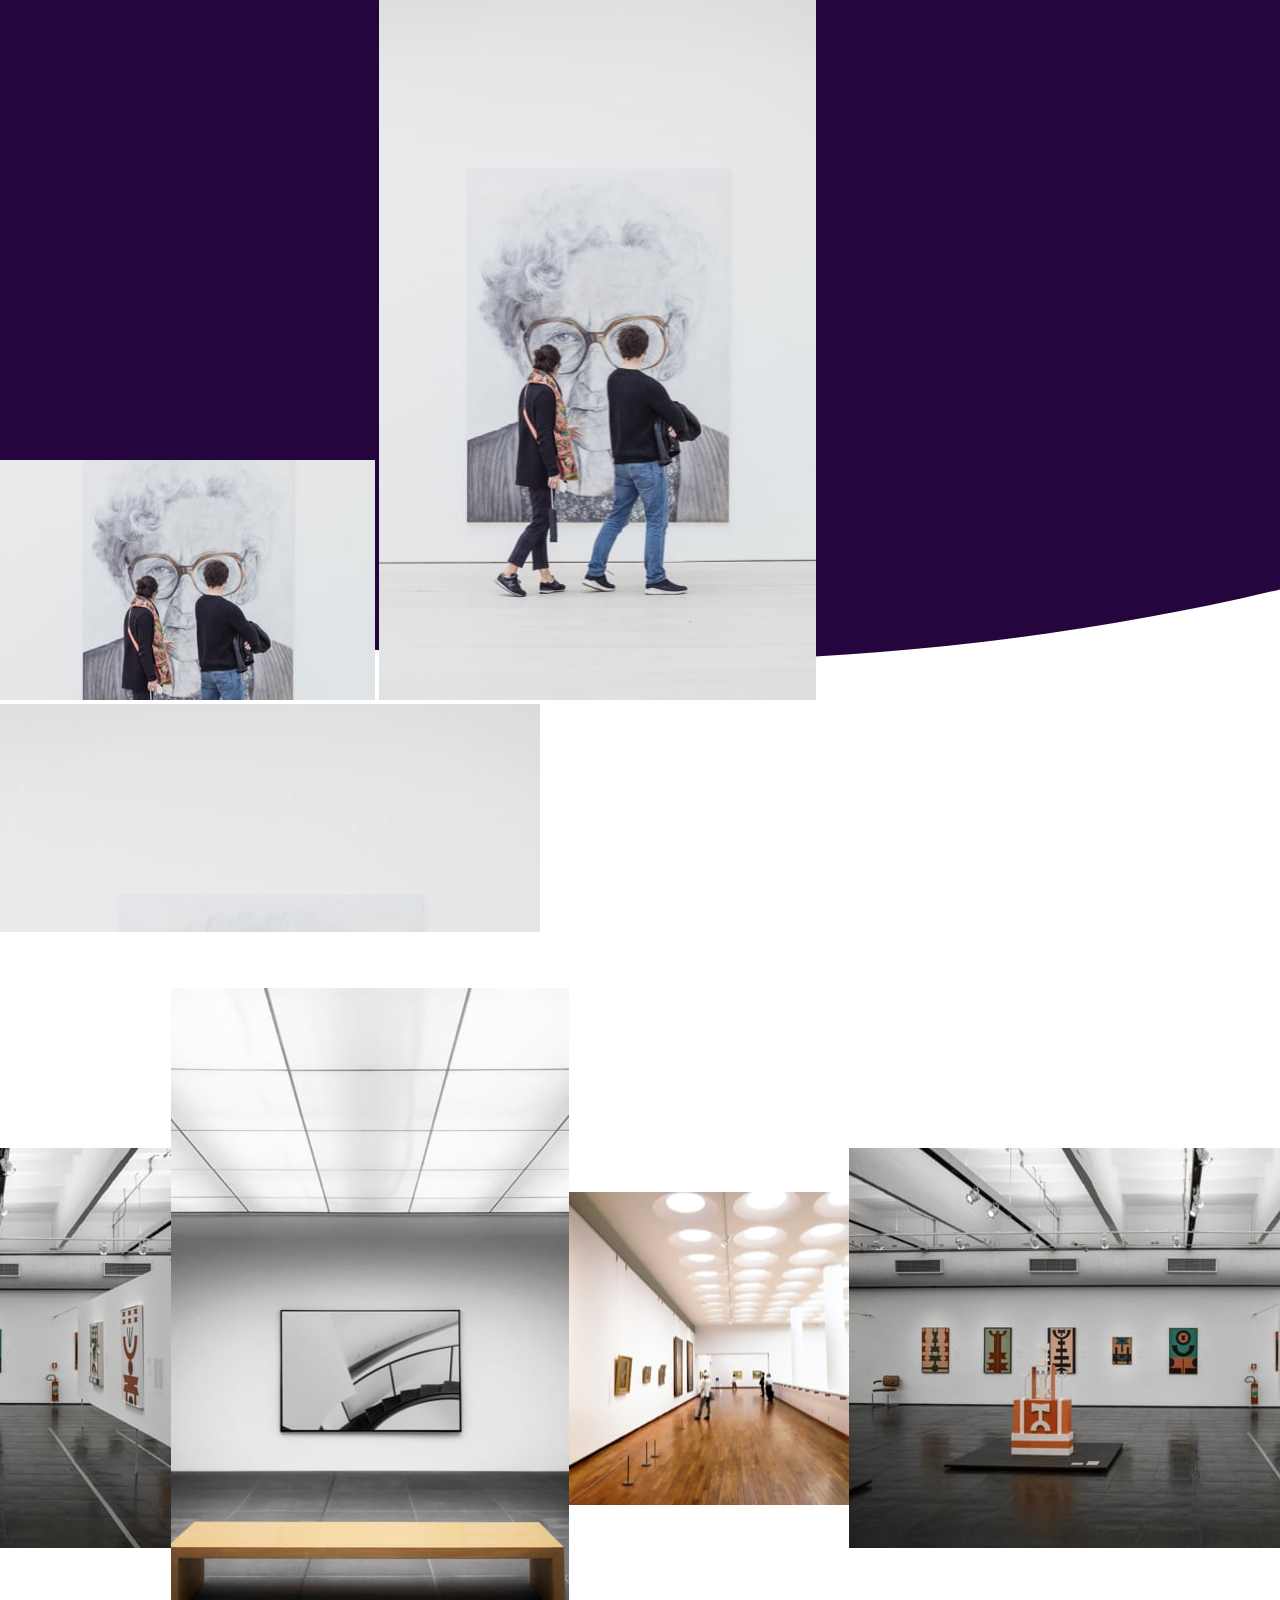
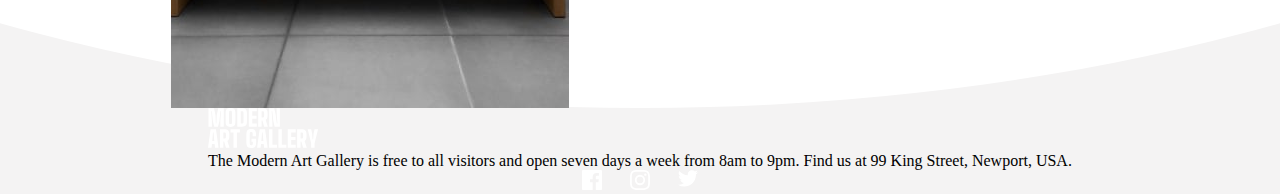
<file: HTML-CSS/art-gallery-website/index.html>
<!DOCTYPE html>
<html lang="en">
  <head>
    <meta charset="UTF-8" />
    <meta name="viewport" content="width=device-width, initial-scale=1.0" />

    <link
      rel="icon"
      type="image/png"
      sizes="32x32"
      href="./assets/favicon-32x32.png"
    />
    <link rel="preconnect" href="https://fonts.googleapis.com" />
    <link rel="preconnect" href="https://fonts.gstatic.com" crossorigin />
    <link
      href="https://fonts.googleapis.com/css2?family=Barlow+Semi+Condensed:ital,wght@0,100;0,200;0,300;0,400;0,500;0,600;0,700;0,800;0,900;1,100;1,200;1,300;1,400;1,500;1,600;1,700;1,800;1,900&family=Big+Shoulders+Display:wght@100..900&family=DM+Sans:ital,opsz,wght@0,9..40,100..1000;1,9..40,100..1000&family=Figtree:ital,wght@0,300..900;1,300..900&family=Fraunces:ital,opsz,wght@0,9..144,100..900;1,9..144,100..900&family=Montserrat:ital,wght@0,100..900;1,100..900&family=Outfit:wght@100..900&family=Poppins:ital,wght@0,100;0,200;0,300;0,400;0,500;0,600;0,700;0,800;0,900;1,100;1,200;1,300;1,400;1,500;1,600;1,700;1,800;1,900&family=Red+Hat+Display:ital,wght@0,300..900;1,300..900&family=Young+Serif&display=swap"
      rel="stylesheet"
    />
    <link rel="preconnect" href="https://fonts.googleapis.com" />
    <link rel="preconnect" href="https://fonts.gstatic.com" crossorigin />
    <link
      href="https://fonts.googleapis.com/css2?family=Barlow+Semi+Condensed:ital,wght@0,100;0,200;0,300;0,400;0,500;0,600;0,700;0,800;0,900;1,100;1,200;1,300;1,400;1,500;1,600;1,700;1,800;1,900&family=Big+Shoulders+Display:wght@100..900&family=DM+Sans:ital,opsz,wght@0,9..40,100..1000;1,9..40,100..1000&family=Figtree:ital,wght@0,300..900;1,300..900&family=Fraunces:ital,opsz,wght@0,9..144,100..900;1,9..144,100..900&family=Montserrat:ital,wght@0,100..900;1,100..900&family=Outfit:wght@100..900&family=Poppins:ital,wght@0,100;0,200;0,300;0,400;0,500;0,600;0,700;0,800;0,900;1,100;1,200;1,300;1,400;1,500;1,600;1,700;1,800;1,900&family=Red+Hat+Display:ital,wght@0,300..900;1,300..900&family=Young+Serif&display=swap"
      rel="stylesheet"
    />
    <link rel="stylesheet" href="styles.css" />

    <title>Frontend Mentor | Art gallery website</title>
  </head>
  <body>
    <main class="main-container">
      <section class="container-landing">
        <div class="hero">
          <img
            src="assets/mobile/image-hero.jpg"
            alt="Hero Picture"
            class="hero-mobile"
          />
          <img
            src="assets/tablet/image-hero.jpg"
            alt="Hero Picture"
            class="hero-tablet"
          />
          <img
            src="assets/desktop/image-hero.jpg"
            alt="Hero Picture"
            class="hero-desktop"
          />
        </div>
        <div class="text-1">
          <h1 class="heading">MODERN ART GALLERY</h1>
          <p class="body">
            The arts in the collection of the Modern Art Gallery all started
            from a spark of inspiration. Will these pieces inspire you? Visit us
            and find out.
          </p>
        </div>
        <div class="button-main">
          <a href="location.html">
            <img src="assets/arrow-right.png" alt="" class="button-right" />
            <img
              src="assets/left-hover.png"
              alt=""
              class="button-right-hover"
            />
          </a>
        </div>
      </section>

      <section class="container-content">
        <div class="text-2">
          <h2 class="body-heading">YOUR DAY AT THE GALLERY</h2>
          <p class="body">
            Wander through our distinct collections and find new insights about
            our artists. Dive into the details of their creative process.
          </p>
        </div>
        <img src="assets/mobile/image-grid-1.jpg" alt="image1" id="img-2m" />
        <img src="assets/mobile/image-grid-2.jpg" alt="image2" id="img-3m" />
        <img src="assets/mobile/image-grid-3.jpg" alt="image3" id="img-4m" />
        <img src="assets/tablet/image-grid-1.jpg" alt="image1" id="img-2t" />
        <img src="assets/tablet/image-grid-2.jpg" alt="image2" id="img-3t" />
        <img src="assets/tablet/image-grid-3.jpg" alt="image3" id="img-4t" />
        <img src="assets/desktop/image-grid-1.jpg" alt="image1" id="img-2d" />
        <img src="assets/desktop/image-grid-2.jpg" alt="image2" id="img-3d" />
        <img src="assets/desktop/image-grid-3.jpg" alt="image3" id="img-4d" />
        <div class="text-3">
          <h3 class="body-heading">COME &amp; BE INSPIRED</h3>
          <p class="body">
            We’re excited to welcome you to our gallery and see how our
            collections influence you.
          </p>
        </div>
      </section>

      <footer class="container-footer">
        <div class="text-footer">
          <img src="assets/logo-light.svg" alt="" class="logo-main" />
          <div class="text-4">
            <p class="body">
              The Modern Art Gallery is free to all visitors and open seven days
              a week from 8am to 9pm. Find us at 99 King Street, Newport, USA.
            </p>
          </div>
        </div>
        <div class="icons-footer">
          <a href="https://facebook.com" aria-label="Visit our Facebook page">
            <img
              src="assets/icon-facebook.svg"
              alt="Visit our Facebook"
              id="facebook"
            />
          </a>
          <a href="https://instagram.com" aria-label="Visit our Instagram page">
            <img
              src="assets/icon-instagram.svg"
              alt="Visit our Instagram"
              id="instagram"
            />
          </a>
          <a href="https://twitter.com" aria-label="Visit our Twitter page">
            <img
              src="assets/icon-twitter.svg"
              alt="Visit our Twitter"
              id="twitter"
            />
          </a>
        </div>
      </footer>
    </main>
  </body>
</html>
</file>
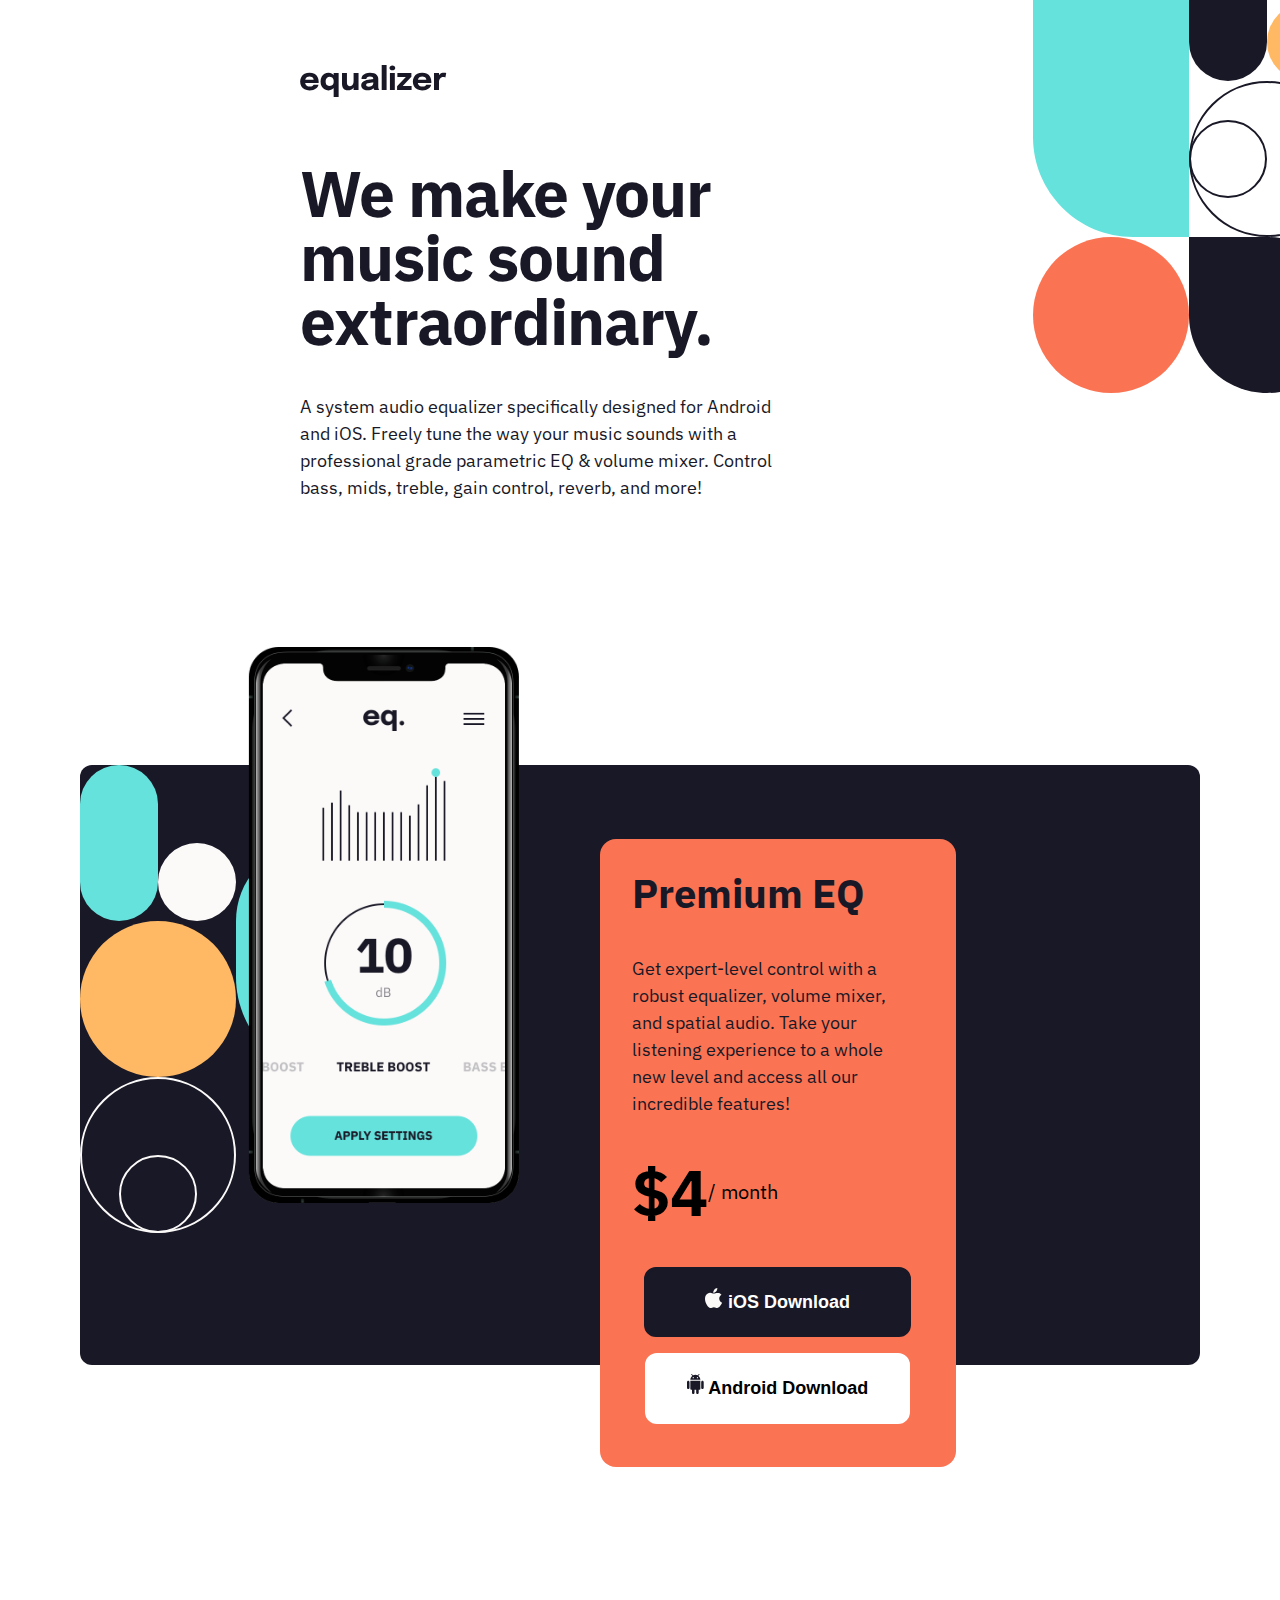
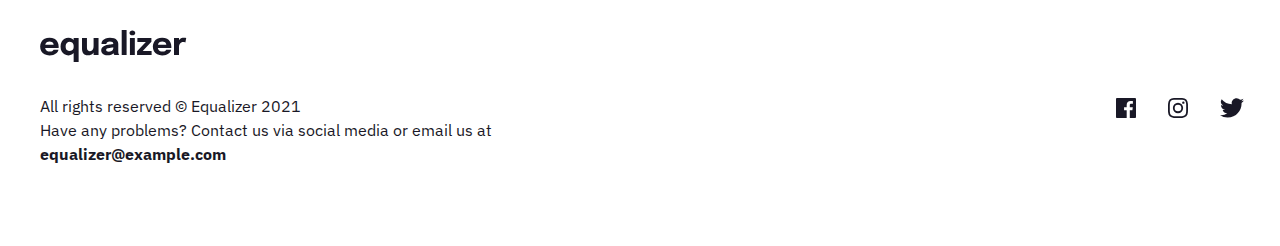
<file: HTML-CSS/equalizer-landing-page/index.html>
<!DOCTYPE html>
<html lang="en">
<head>
  <meta charset="UTF-8">
  <meta name="viewport" content="width=device-width, initial-scale=1.0">

  <link rel="icon" type="image/png" sizes="32x32" href="./assets/favicon-32x32.png">
  <link rel="preconnect" href="https://fonts.googleapis.com">
<link rel="preconnect" href="https://fonts.gstatic.com" crossorigin>
<link href="https://fonts.googleapis.com/css2?family=Barlow+Semi+Condensed:ital,wght@0,100;0,200;0,300;0,400;0,500;0,600;0,700;0,800;0,900;1,100;1,200;1,300;1,400;1,500;1,600;1,700;1,800;1,900&family=Big+Shoulders+Display:wght@100..900&family=DM+Sans:ital,opsz,wght@0,9..40,100..1000;1,9..40,100..1000&family=Figtree:ital,wght@0,300..900;1,300..900&family=Fraunces:ital,opsz,wght@0,9..144,100..900;1,9..144,100..900&family=IBM+Plex+Sans:ital,wght@0,100;0,200;0,300;0,400;0,500;0,600;0,700;1,100;1,200;1,300;1,400;1,500;1,600;1,700&family=Montserrat:ital,wght@0,100..900;1,100..900&family=Outfit:wght@100..900&family=Poppins:ital,wght@0,100;0,200;0,300;0,400;0,500;0,600;0,700;0,800;0,900;1,100;1,200;1,300;1,400;1,500;1,600;1,700;1,800;1,900&family=Red+Hat+Display:ital,wght@0,300..900;1,300..900&family=Young+Serif&display=swap" rel="stylesheet">
<link rel="stylesheet" href="styles.css">
  
  <title>Frontend Mentor | Equalizer landing page</title>
</head>
<body>

  <main class="main-container"><!--padre-->

    <section class="container-landing"><!--Container-Landing-->
      <header class="logo-landing">
        <a href="index.html">
          <img src="assets/logo.svg" alt="equalizer-logo">
        </a>
      </header>
      <div class="content-landing">
        <img src="assets/bg-pattern-1.svg" alt="Corner Background Image" class="corner">
        <div class="text-landing">
          <h1 class="lg-text">
            We make your music <span id="salto">sound extraordinary.</span>
          </h1>
          <p class="sm-text">
            A system audio equalizer specifically designed for Android and iOS. Freely tune the 
            way your music sounds with a professional grade parametric EQ & volume mixer. Control 
            bass, mids, treble, gain control, reverb, and more!
          </p>
        </div>
      </div>
    </section> <!--Container-Landing-->

    <section class="container-content"><!--Hijo-->

       <div class="phone-background-content">
        <div class="background-container">
          <img id="background-phone" src="assets/bg-pattern-2.svg" alt="Background image">
        </div>
        
        <img src="assets/illustration-app.png" alt="example of Equalizer settings" id="phone">
      </div>  

      <div class="text-content">
        <h2 class="xlg-text">
          Premium EQ
        </h2>
        <p class="sm-text">
          Get expert-level control with a robust equalizer, volume mixer, and spatial audio. Take 
          your listening experience to a whole new level and access all our incredible features!
        </p>
        <strong class="price">
          $4 <span class="month">/ month</span>
        </strong>
        <div class="buttons-content">
          <button id="ios">
            <img src="assets/icon-apple.svg" alt="iOS Download Button">
            iOS Download
          </button>
          <button id="android">
            <img src="assets/icon-android.svg" alt="Android Download Button">
            Android Download
          </button>
      </div>
    </section>
        
    <footer class="container-footer">
      <div class="content-footer">
        <a href="index.html">
          <img src="assets/logo.svg" alt="Equalizer Logo Footer" class="logo">
        </a>
        <p class="sm-text">
          All rights reserved © Equalizer 2021 <br>
          Have any problems? Contact us via social media or email us at <strong id="mail">equalizer@example.com</strong> 
        </p>
        <div class="icons-footer">
          <a id="facebook" href="https://www.facebook.com/"><img src="assets/icon-facebook.svg" alt="Logo Facebook"></a>
          <a id="instagram" href="https://www.instagram.com/"><img src="assets/icon-instagram.svg" alt="Logo Instagram"></a>
          <a id="twitter" href="https://x.com/home?lang=en"><img src="assets/icon-twitter.svg" alt="Logo Twitter"></a>
        </div>
      </div>
    </footer>
  </main>
</body>
</html>
</file>
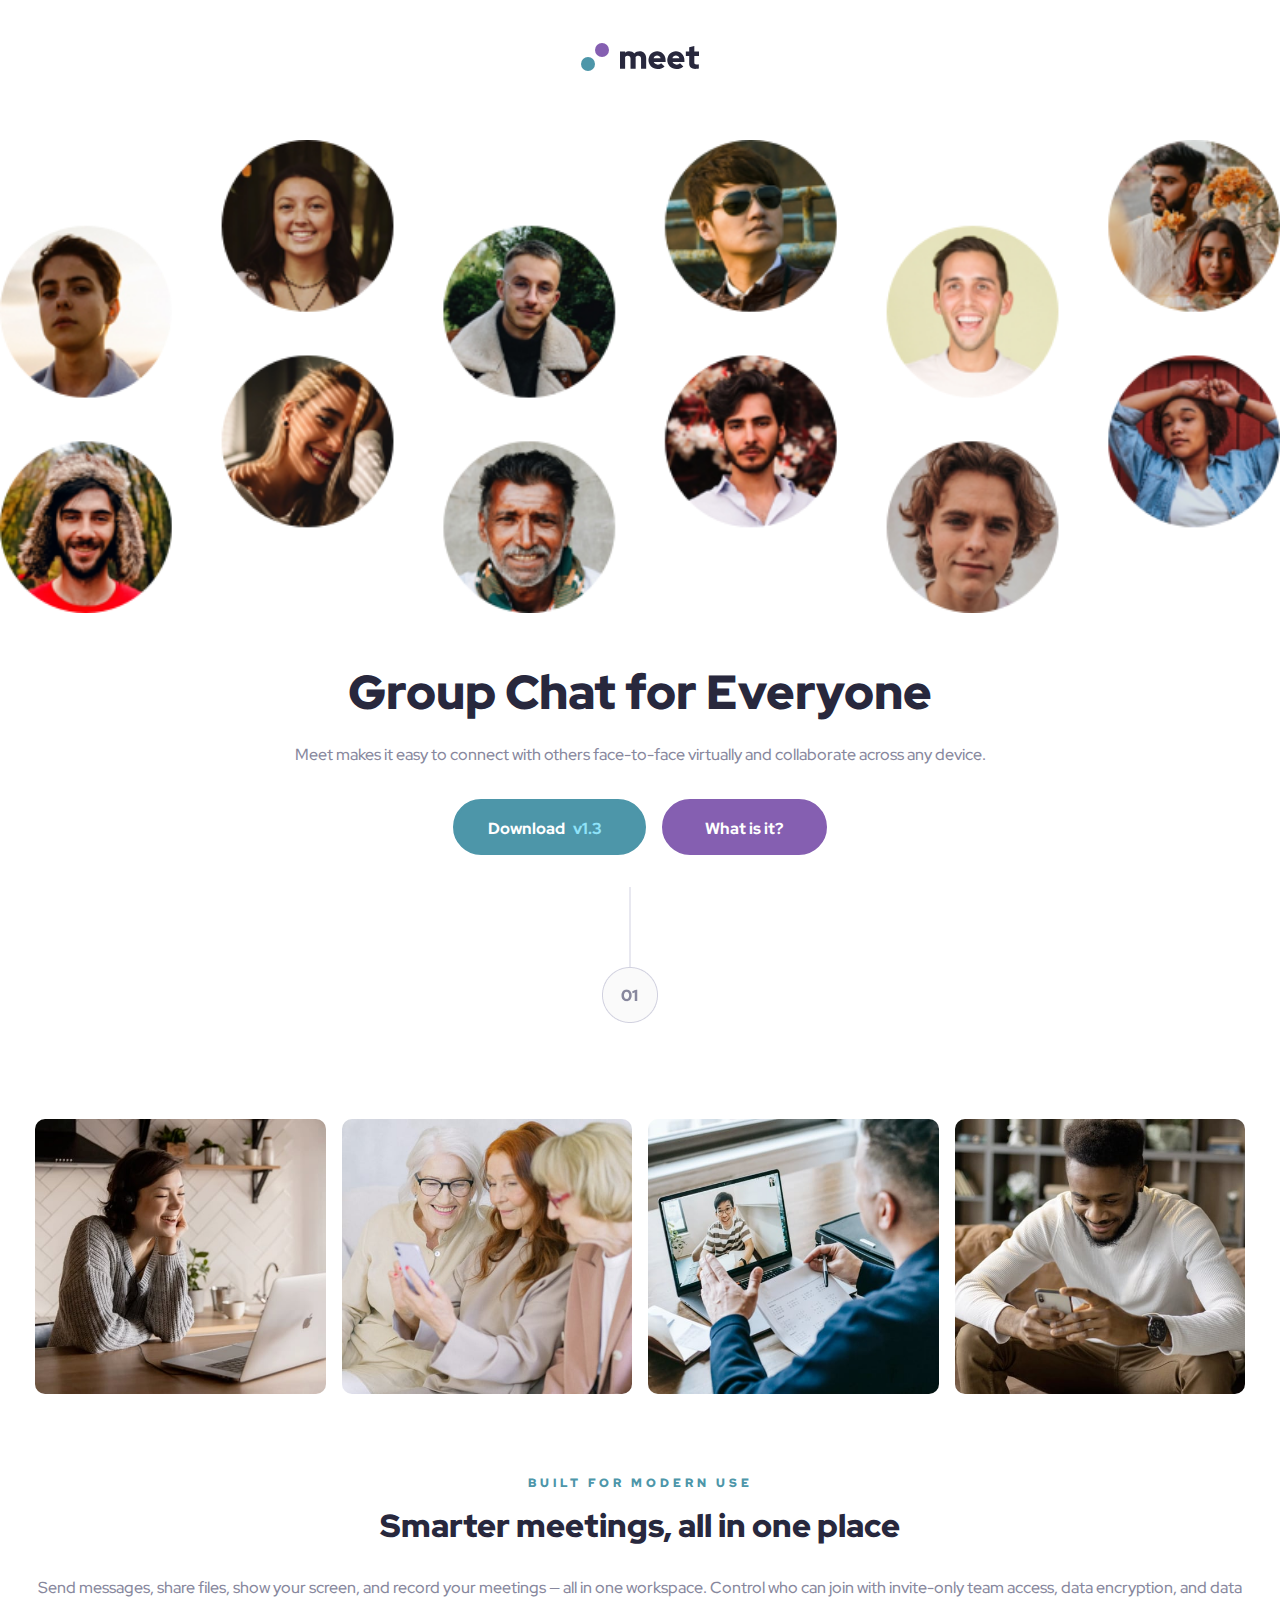
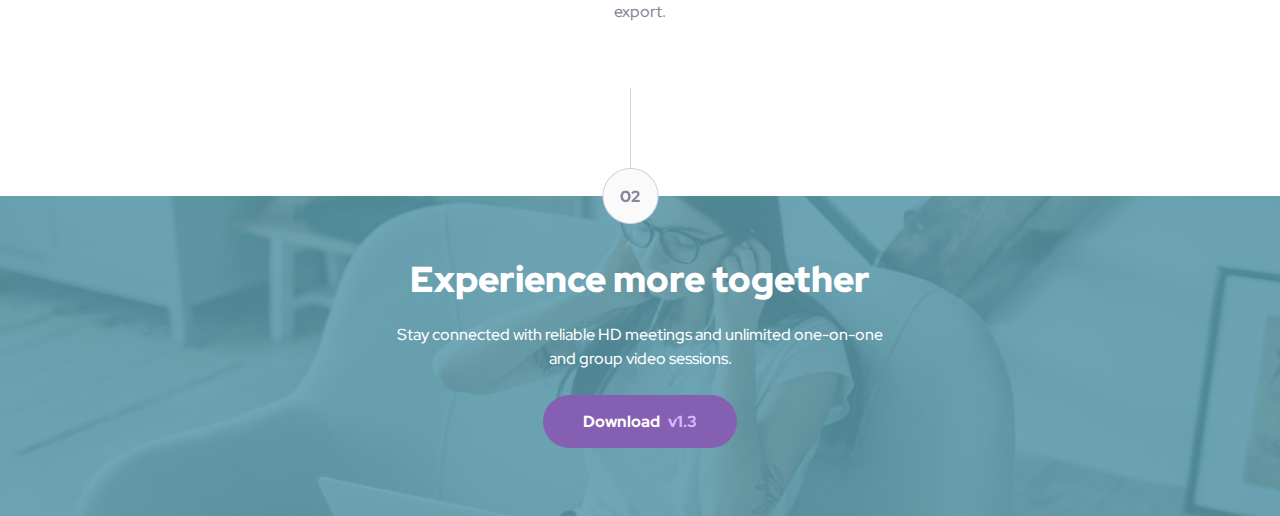
<file: HTML-CSS/landing-page/index.html>
<!DOCTYPE html>
<html lang="en">
  <head>
    <meta charset="UTF-8" />
    <meta name="viewport" content="width=device-width, initial-scale=1.0" />

    <link
      rel="icon"
      type="image/png"
      sizes="32x32"
      href="./assets/favicon-32x32.png"
    />
    <link rel="stylesheet" href="styles.css" />
    <link rel="preconnect" href="https://fonts.googleapis.com" />
    <link rel="preconnect" href="https://fonts.gstatic.com" crossorigin />
    <link
      href="https://fonts.googleapis.com/css2?family=Barlow+Semi+Condensed:ital,wght@0,100;0,200;0,300;0,400;0,500;0,600;0,700;0,800;0,900;1,100;1,200;1,300;1,400;1,500;1,600;1,700;1,800;1,900&family=DM+Sans:ital,opsz,wght@0,9..40,100..1000;1,9..40,100..1000&family=Figtree:ital,wght@0,300..900;1,300..900&family=Fraunces:ital,opsz,wght@0,9..144,100..900;1,9..144,100..900&family=Montserrat:ital,wght@0,100..900;1,100..900&family=Outfit:wght@100..900&family=Poppins:ital,wght@0,100;0,200;0,300;0,400;0,500;0,600;0,700;0,800;0,900;1,100;1,200;1,300;1,400;1,500;1,600;1,700;1,800;1,900&family=Red+Hat+Display:ital,wght@0,300..900;1,300..900&family=Young+Serif&display=swap"
      rel="stylesheet"
    />
    <title>Frontend Mentor | Meet landing page</title>
  </head>
  <body>
    <main class="main-container">
      <section class="container-meet">
        <img src="assets/logo.svg" alt="" />
      </section>
      <section class="container-1">
        <div class="heroes">
          <img
            src="assets/tablet/image-hero.png"
            alt=""
            class="heroes-mobile"
          />
        </div>
        <div class="left">
          <img
            src="assets/desktop/image-hero-left.png"
            alt=""
            id="heroe-left"
          />
        </div>
        <div class="right">
          <img
            src="assets/desktop/image-hero-right.png"
            alt=""
            id="heroe-right"
          />
        </div>
        <div class="text-1">
          <h1 class="xlg-text">Group Chat for Everyone</h1>
          <p class="sm-text">
            Meet makes it easy to connect with others face-to-face virtually and
            collaborate across any device.
          </p>
        </div>
        <div class="buttons-1">
          <button id="lg-1">
            Download&nbsp;<span class="version">v1.3</span>
          </button>
          <button id="sm-1">What is it?</button>
        </div>
      </section>
      <section class="container-2">
        <!--Hacerlo Relative para Numbers-->
        <div class="numbers">
          <!--Hacerlos Absolute para usarlo en Cotnainer-2-->
          <img src="assets/number1.png" alt="" id="number-1" />
          <img src="assets/number2.png" alt="" id="number-2" />
        </div>
        <div class="mosaic">
          <img src="assets/desktop/image-woman-in-videocall.jpg" alt="" />
          <img src="assets/desktop/image-women-videochatting.jpg" alt="" />
          <img src="assets/desktop/image-men-in-meeting.jpg" alt="" />
          <img src="assets/desktop/image-man-texting.jpg" alt="" />
        </div>
        <div class="text-2">
          <h3 class="mid-text">BUILT FOR MODERN USE</h3>
          <h1 class="lg-text">Smarter meetings, all in one place</h1>
          <p class="sm-text">
            Send messages, share files, show your screen, and record your
            meetings — all in one workspace. Control who can join with
            invite-only team access, data encryption, and data export.
          </p>
        </div>
      </section>
      <section class="container-3">
        <div class="text-3">
          <h1 class="xlg-text">Experience more together</h1>
          <p class="sm-text">
            Stay connected with reliable HD meetings and unlimited one-on-one
            and group video sessions.
          </p>
          <div class="buttons-3">
            <button id="lg-3">
              Download <span class="version-2">v1.3</span>
            </button>
          </div>
        </div>
        <footer>
          <img src="assets/mobile/image-footer.jpg" alt="" id="footer-mobile" />
          <img
            src="assets/desktop/image-footer.jpg"
            alt=""
            id="footer-desktop"
          />
        </footer>
      </section>
    </main>
  </body>
</html>
</file>
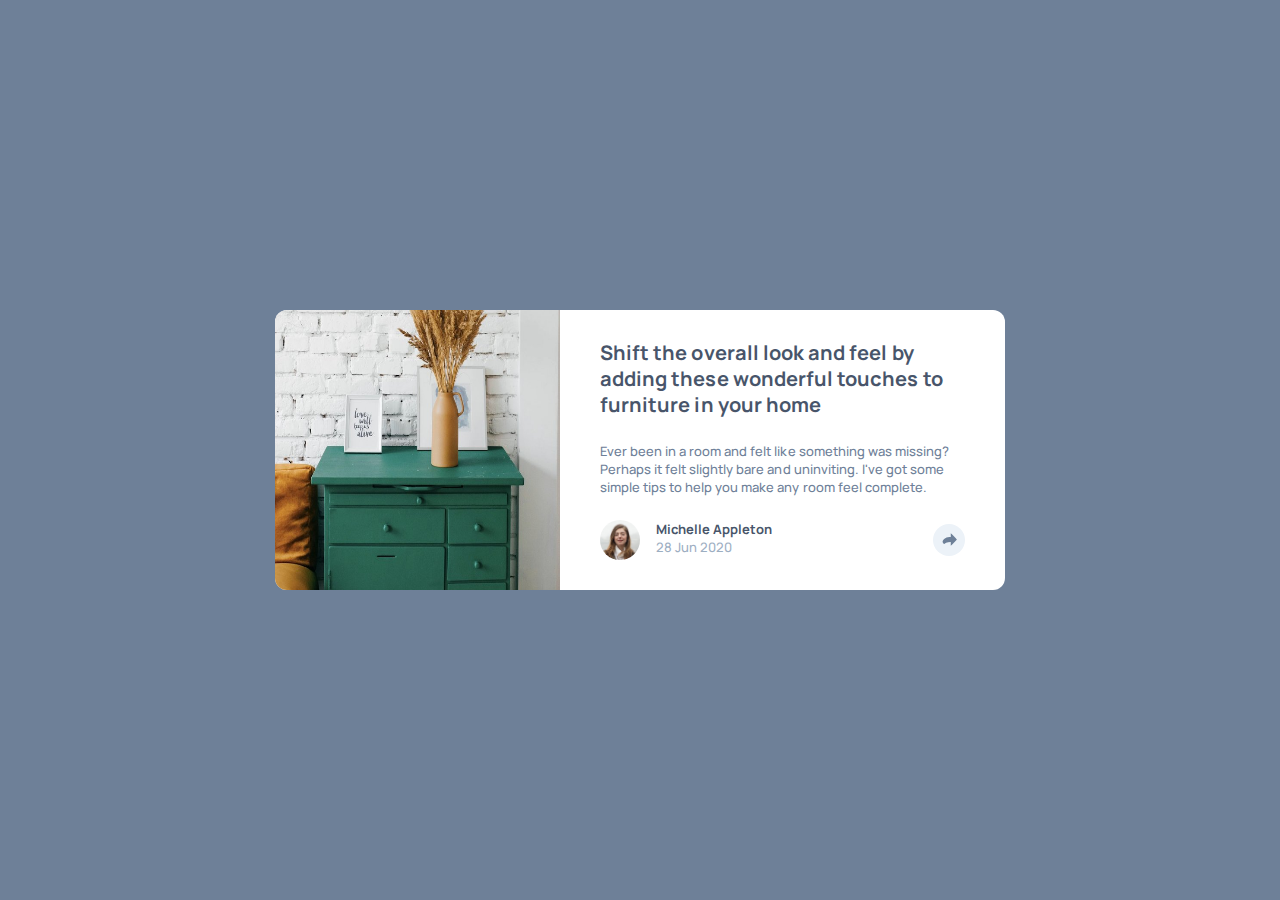
<file: JavaScript/article-preview-component-master/index.html>
<!DOCTYPE html>
<html lang="en">
<head>
  <meta charset="UTF-8">
  <meta name="viewport" content="width=device-width, initial-scale=1.0"> <!-- displays site properly based on user's device -->

  <link rel="icon" type="image/png" sizes="32x32" href="./images/favicon-32x32.png">
  <link rel="preconnect" href="https://fonts.googleapis.com">
  <link rel="preconnect" href="https://fonts.gstatic.com" crossorigin>
  <link href="https://fonts.googleapis.com/css2?family=Barlow+Semi+Condensed:ital,wght@0,100;0,200;0,300;0,400;0,500;0,600;0,700;0,800;0,900;1,100;1,200;1,300;1,400;1,500;1,600;1,700;1,800;1,900&family=Big+Shoulders+Display:wght@100..900&family=DM+Sans:ital,opsz,wght@0,9..40,100..1000;1,9..40,100..1000&family=Figtree:ital,wght@0,300..900;1,300..900&family=Fraunces:ital,opsz,wght@0,9..144,100..900;1,9..144,100..900&family=IBM+Plex+Sans:ital,wght@0,100;0,200;0,300;0,400;0,500;0,600;0,700;1,100;1,200;1,300;1,400;1,500;1,600;1,700&family=Manrope:wght@200..800&family=Montserrat:ital,wght@0,100..900;1,100..900&family=Outfit:wght@100..900&family=Plus+Jakarta+Sans:ital,wght@0,200..800;1,200..800&family=Poppins:ital,wght@0,100;0,200;0,300;0,400;0,500;0,600;0,700;0,800;0,900;1,100;1,200;1,300;1,400;1,500;1,600;1,700;1,800;1,900&family=Red+Hat+Display:ital,wght@0,300..900;1,300..900&family=Young+Serif&display=swap" rel="stylesheet">
  <link rel="stylesheet" href="styles.css">

  
<title>Frontend Mentor | Article preview component</title>
</head>
<body>
  <main class="main-container">
    <div class="container-landing">
      <img src="images/drawers.jpg" alt="A green vintage dresser against a white brick wall, decorated with a brown ceramic 
      vase holding dried plants, a framed quote that reads love will keep us alive, and another framed abstract painting. 
      A mustard-colored cushion is partially visible on the left side." id="image-landing">
      <div class="text-landing"><!--Text-->
        <h1 class="lg-text">
          Shift the overall look and feel by adding these wonderful 
          touches to furniture in your home
        </h1>
        <p class="sm-text">
          Ever been in a room and felt like something was missing? Perhaps 
          it felt slightly bare and uninviting. I've got some simple tips 
          to help you make any room feel complete.
        </p>
      </div>
      <div class="container-footer"><!--footer-->
        <div class="avatar">
          <div class="michelle">
            <img id="michelle" src="images/avatar-michelle.jpg" alt="A young woman with light brown hair and a slight smile, wearing a white 
          turtleneck sweater and a green jacket, standing outdoors in a foggy environment.">
          <div class="text-avatar">
            <strong class="text-avatar">
              Michelle Appleton
            </strong>
            <p class="date">
              28 Jun 2020
            </p>
          </div>
          </div>
        <div class="button-share-inactive">
          <div class="back">
            <img class="svg-share" src="images/icon-share.svg" alt="">
          </div>
          
          <div class="container-share"> <!---->
            <div class="toggle-button"><!---->
              <div class="share sm">SHARE</div>
              <div class="icons">
                <a class="sm" href=""><img src="images/icon-facebook.svg" alt="Facebook Logo"></a>
                <a class="sm" href=""><img src="images/icon-twitter.svg" alt="Twitter Logo"></a>
                <a class="sm" href=""><img src="images/icon-pinterest.svg" alt="Pinterest Logo"></a>
              </div>
            </div>
          </div>
        </div>
      </div>
      </div>
    </div>
  </main>
  <script src="styles.js"></script>
</body>


</html>
</file>
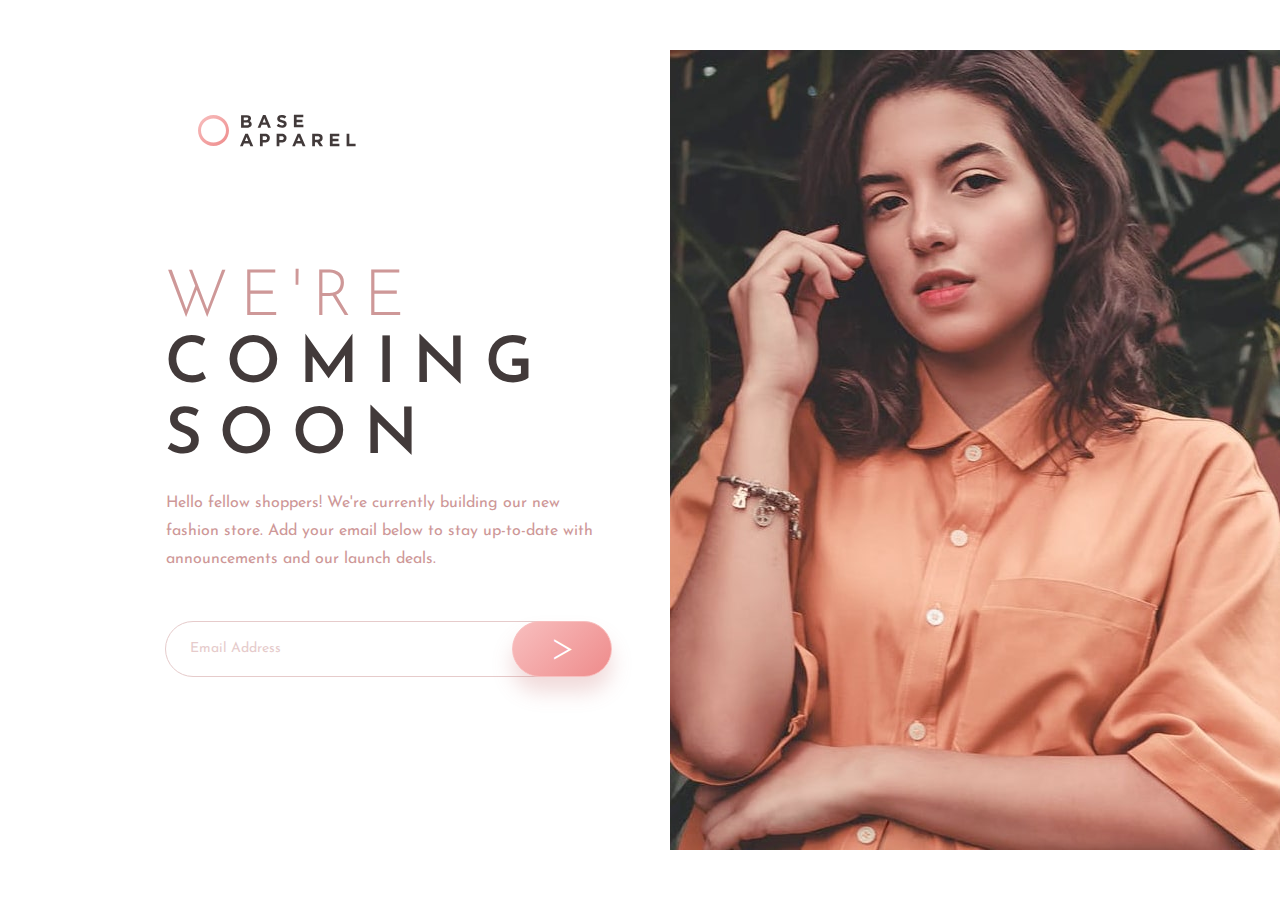
<file: JavaScript/base-apparel-coming-soon-master/index.html>
<!DOCTYPE html>
<html lang="en">
<head>
  <meta charset="UTF-8">
  <meta name="viewport" content="width=device-width, initial-scale=1.0"> <!-- displays site properly based on user's device -->

  <link rel="icon" type="image/png" sizes="32x32" href="./images/favicon-32x32.png">
  <link rel="preconnect" href="https://fonts.googleapis.com">
<link rel="preconnect" href="https://fonts.gstatic.com" crossorigin>
<link href="https://fonts.googleapis.com/css2?family=Barlow+Semi+Condensed:ital,wght@0,100;0,200;0,300;0,400;0,500;0,600;0,700;0,800;0,900;1,100;1,200;1,300;1,400;1,500;1,600;1,700;1,800;1,900&family=Big+Shoulders+Display:wght@100..900&family=Chivo:ital,wght@0,100..900;1,100..900&family=DM+Sans:ital,opsz,wght@0,9..40,100..1000;1,9..40,100..1000&family=Figtree:ital,wght@0,300..900;1,300..900&family=Fraunces:ital,opsz,wght@0,9..144,100..900;1,9..144,100..900&family=IBM+Plex+Sans:ital,wght@0,100;0,200;0,300;0,400;0,500;0,600;0,700;1,100;1,200;1,300;1,400;1,500;1,600;1,700&family=Josefin+Sans:ital,wght@0,100..700;1,100..700&family=Libre+Franklin:ital,wght@0,100..900;1,100..900&family=Manrope:wght@200..800&family=Montserrat:ital,wght@0,100..900;1,100..900&family=Outfit:wght@100..900&family=Overpass:ital,wght@0,100..900;1,100..900&family=Plus+Jakarta+Sans:ital,wght@0,200..800;1,200..800&family=Poppins:ital,wght@0,100;0,200;0,300;0,400;0,500;0,600;0,700;0,800;0,900;1,100;1,200;1,300;1,400;1,500;1,600;1,700;1,800;1,900&family=Red+Hat+Display:ital,wght@0,300..900;1,300..900&family=Roboto:ital,wght@0,100..900;1,100..900&family=Rubik:ital,wght@0,300..900;1,300..900&family=Work+Sans:ital,wght@0,100..900;1,100..900&family=Young+Serif&display=swap" rel="stylesheet">
<link rel="stylesheet" href="styles.css">
  
  <title>Frontend Mentor | Base Apparel coming soon page</title>
</head>

<body>

  <main class="main-container"><!--1-->
    <div class="general-container"><!--2-->
      <div class="header-container"><!--3-->
        <img src="images/logo.svg" alt="" class="logo">
      </div>
      <div class="avatar-container"><!--3-->
        
      </div>
      <div class="text-container"><!--3-->
        <h1 class="lg-text">
          WE'RE <strong id="coming">COMING SOON</strong> 
        </h1>
        <p class="sm-text">
          Hello fellow shoppers! We're currently building our new fashion store. 
          Add your email below to stay up-to-date with announcements and our launch deals.
        </p>
      </div>
      <form action="/data-send" class="form-container" method="post"><!--3-->
        <div class="input-container"><!--4-->
          <input name="email" type="email" placeholder="Email Address" class="input" required>
          <img src="images/error-logo.svg" alt="" class="error-logo">
          <button type="submit" class="button-send">
            >
          </button>
        </div>
        <div class="error-message"><!--4-->
          Please provide a valid email
        </div>
      </form>
    </div>
  </main>
<script src="styles.js"></script>
</body>
</html>
</file>
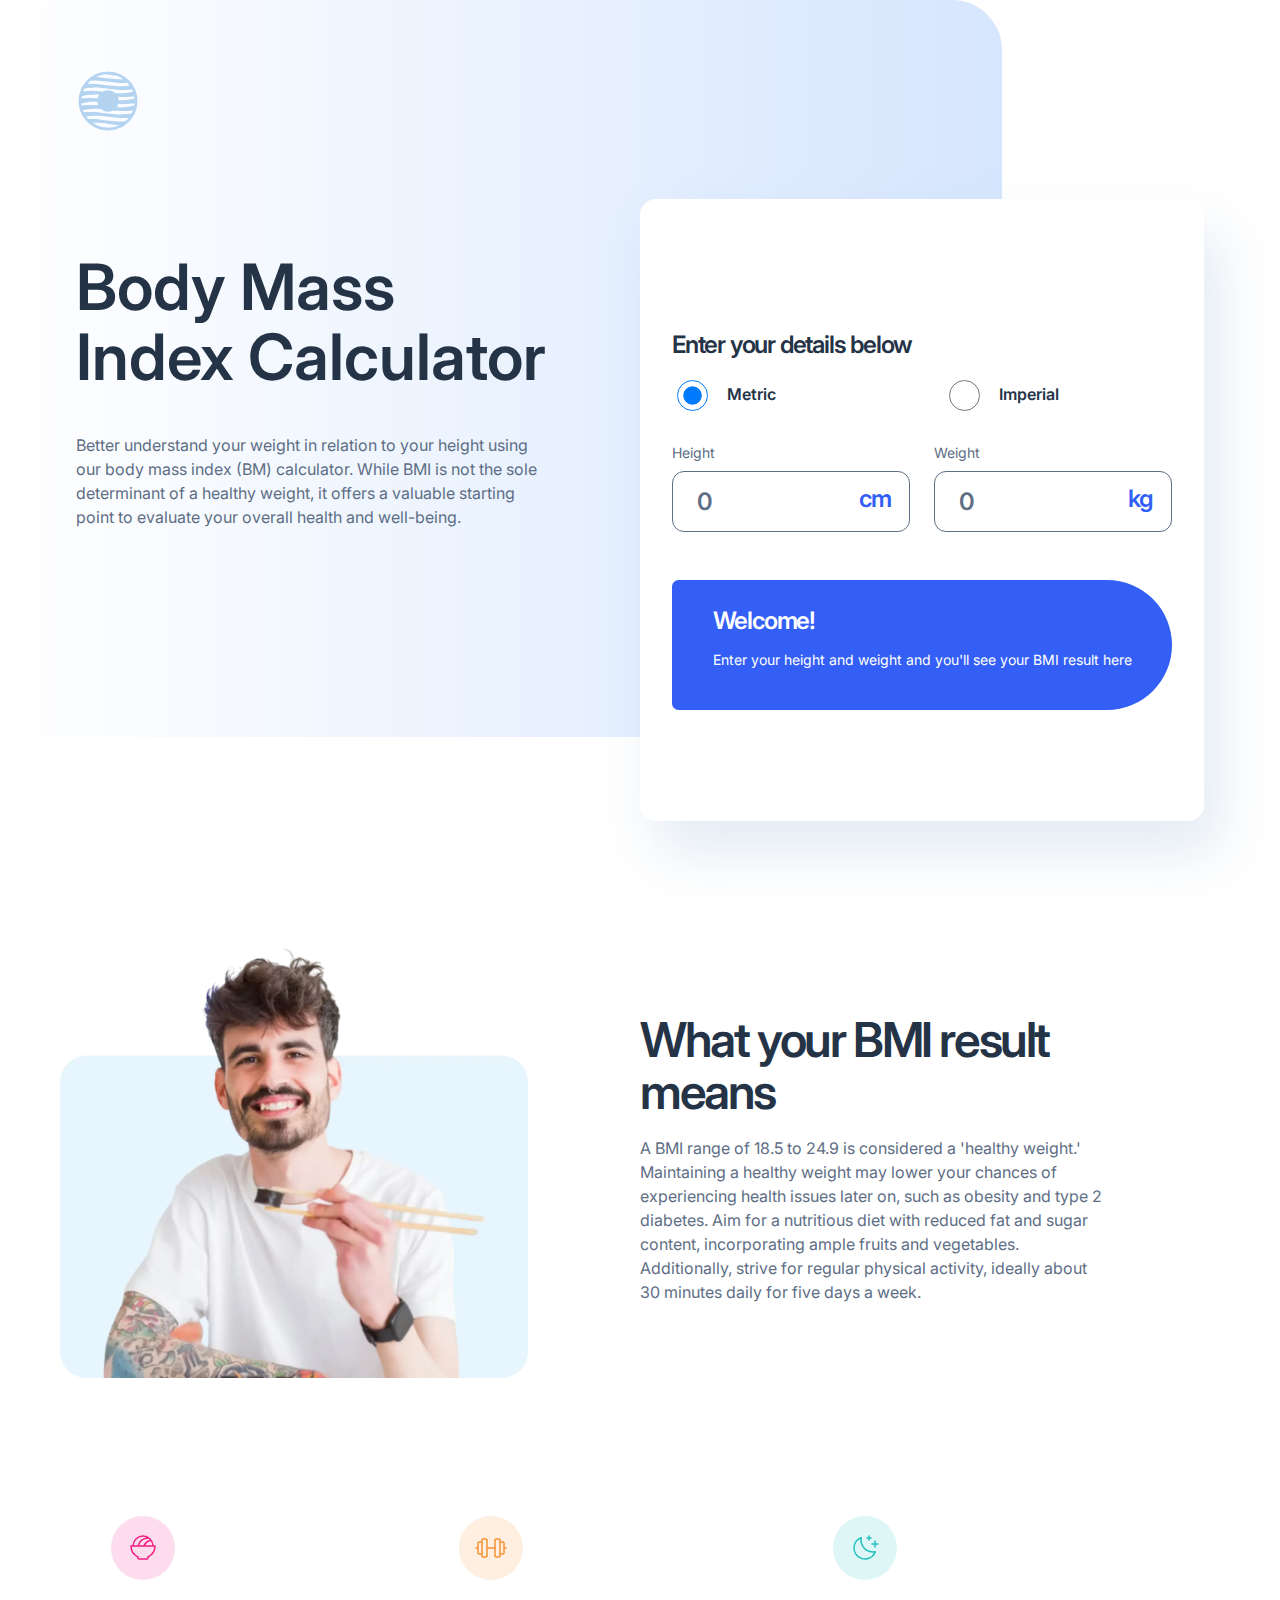
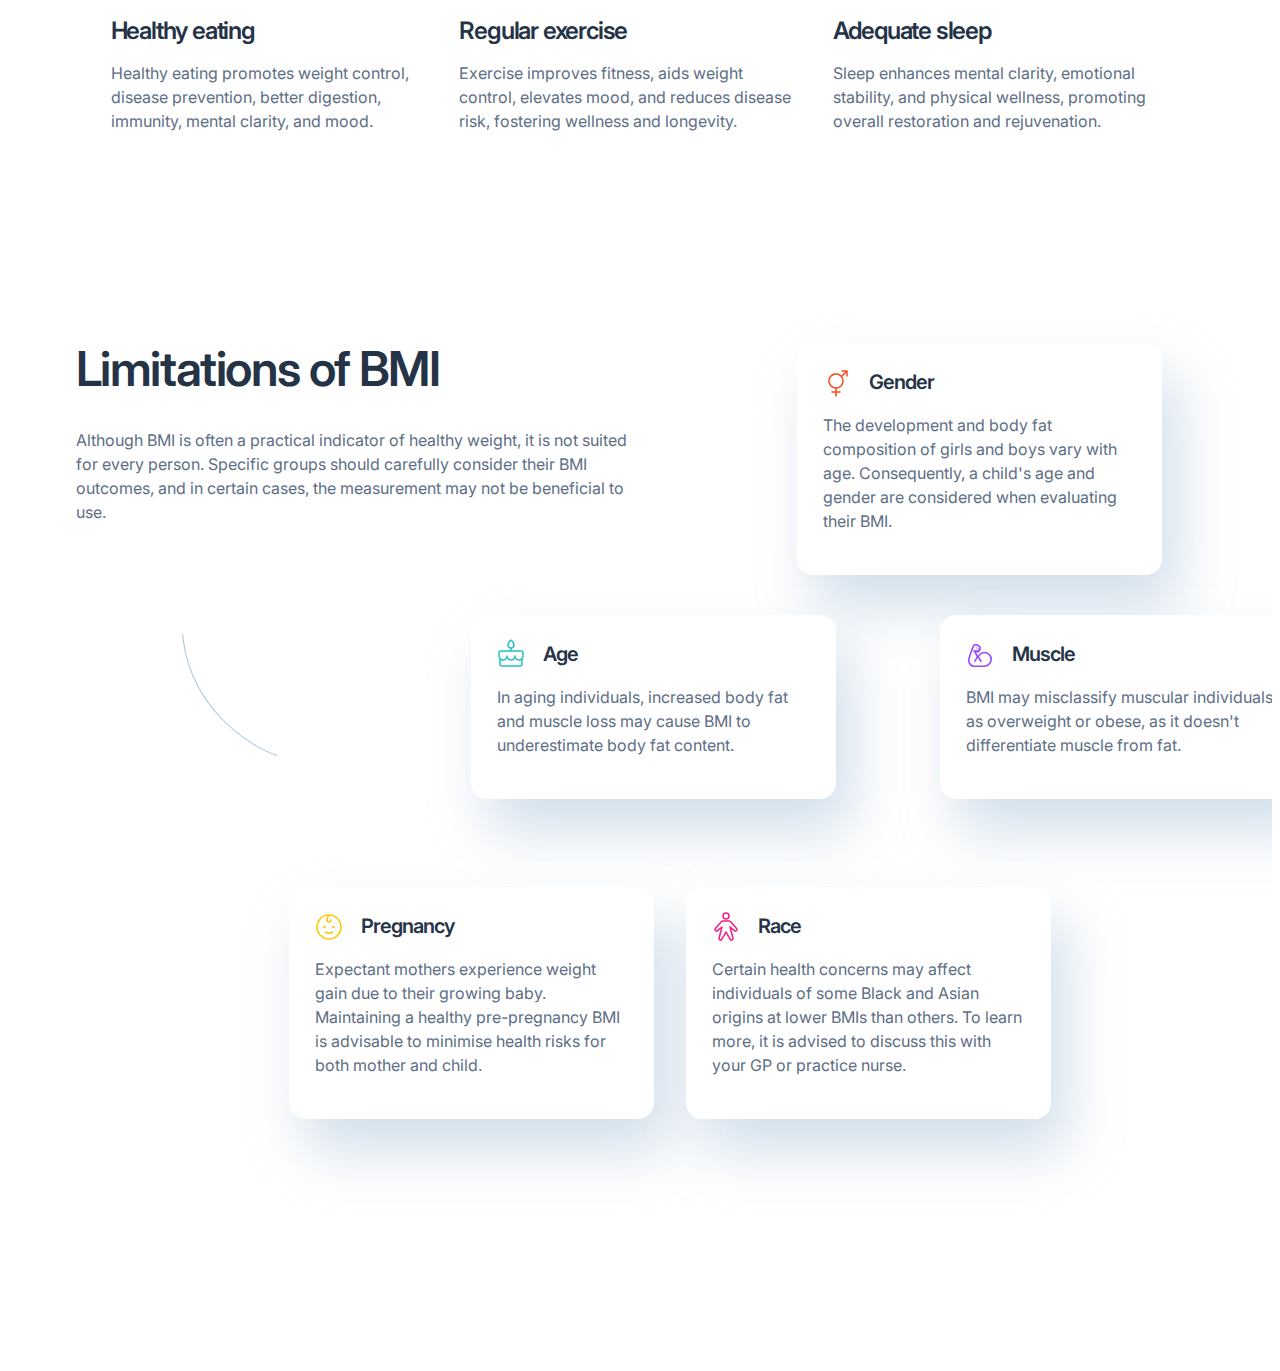
<file: JavaScript/bmi-calculator/index.html>
<!DOCTYPE html>
<html lang="en">
<head>
  <meta charset="UTF-8">
  <meta name="viewport" content="width=device-width, initial-scale=1.0">

  <link rel="icon" type="image/png" sizes="32x32" href="./assets/images/favicon-32x32.png">
  
  <title>Frontend Mentor | Body Mass Index Calculator</title>
  <link rel="preconnect" href="https://fonts.googleapis.com">
<link rel="preconnect" href="https://fonts.gstatic.com" crossorigin>
<link href="https://fonts.googleapis.com/css2?family=Barlow+Semi+Condensed:ital,wght@0,100;0,200;0,300;0,400;0,500;0,600;0,700;0,800;0,900;1,100;1,200;1,300;1,400;1,500;1,600;1,700;1,800;1,900&family=Big+Shoulders+Display:wght@100..900&family=Chivo:ital,wght@0,100..900;1,100..900&family=DM+Sans:ital,opsz,wght@0,9..40,100..1000;1,9..40,100..1000&family=Figtree:ital,wght@0,300..900;1,300..900&family=Fraunces:ital,opsz,wght@0,9..144,100..900;1,9..144,100..900&family=IBM+Plex+Sans:ital,wght@0,100;0,200;0,300;0,400;0,500;0,600;0,700;1,100;1,200;1,300;1,400;1,500;1,600;1,700&family=Inter:ital,opsz,wght@0,14..32,100..900;1,14..32,100..900&family=Josefin+Sans:ital,wght@0,100..700;1,100..700&family=Libre+Franklin:ital,wght@0,100..900;1,100..900&family=Manrope:wght@200..800&family=Montserrat:ital,wght@0,100..900;1,100..900&family=Open+Sans:ital,wght@0,300..800;1,300..800&family=Outfit:wght@100..900&family=Overpass:ital,wght@0,100..900;1,100..900&family=Plus+Jakarta+Sans:ital,wght@0,200..800;1,200..800&family=Poppins:ital,wght@0,100;0,200;0,300;0,400;0,500;0,600;0,700;0,800;0,900;1,100;1,200;1,300;1,400;1,500;1,600;1,700;1,800;1,900&family=Raleway:ital,wght@0,100..900;1,100..900&family=Red+Hat+Display:ital,wght@0,300..900;1,300..900&family=Roboto:ital,wght@0,100..900;1,100..900&family=Rubik:ital,wght@0,300..900;1,300..900&family=Work+Sans:ital,wght@0,100..900;1,100..900&family=Young+Serif&display=swap" rel="stylesheet">
<link rel="stylesheet" href="styles.css">
</head>
<body>
  <main class="main-container">
    <div class="general-container">
      <div class="container-1">
        <div class="header-container">
          <img src="assets/images/logo.svg" alt="">
        </div>  
          <div class="text-container-1">
            <h1 class="preset-2-inter-semibold"> <!--40-->
              Body Mass Index Calculator
            </h1>
            <p class="preset-6-regular"><!--16-->
              Better understand your weight in relation to your height using our 
              body mass index (BM) calculator. While BMI is not the sole determinant 
              of a healthy weight, it offers a valuable starting point to evaluate 
              your overall health and well-being.
            </p>
          </div>
            <div class="calculator-container">
              <div class="data-container">
                <h2 class="preset-4">
                  Enter your details below<!--24-->
                </h2>
                <form class="buttons-container">
                  <input type="radio" name="calculator" id="button-metric" checked>
                  <label id="name-metric" for="button-metric">Metric</label><!--16-->
                  <input type="radio" name="calculator" id="button-imperial">
                  <label id="name-imperial" for="button-imperial">Imperial</label><!--16-->
                </form>
                <form class="input-general-container">
                  <div class="metric">
                    <!-- Input Height Metric -->
                    <div class="input-container">
                      <label for="height">Height</label>
                      <input type="text" id="height" name="height" value="0" required pattern="\d{1,4}" maxlength="4" min="50" max="300" >
                      <span class="unit">cm</span>
                    </div>
                  </div>
                  <div class="imperial">
                    <!-- Input Height Imperial -->
                    <label for="height-imp">Height</label>
                    <div class="input-container-imp-height">
                      <input type="text" class="height-imp" id="ft" name="height-imp" value="0" required pattern="\d{1,4}" maxlength="4" min="2" max="10" >
                      <span class="unit-imp-ft">ft</span>
                      <input type="text" class="height-imp" id="inch" name="height-imp" value="0" required pattern="\d{1,4}" maxlength="4" min="1" max="12" >
                      <span class="unit-imp-inch">in</span>
                    </div>
                  </div>
                  <div class="metric">
                      <!-- Input Weight Metric -->
                    <div class="input-container">
                      <label for="weight">Weight</label>
                      <input type="text" id="weight" name="weight" value="0" required pattern="\d{1,4}" maxlength="4" min="10" max="500" >
                      <span class="unit">kg</span>
                    </div>
                  </div>
                  <div class="imperial">
                    <!-- Input Weight Imperial -->
                    <label for="weight-imp">Weight</label>
                    <div class="input-container-imp-weight">
                      <input type="text" class="weight-imp" id="st" name="weight-imp" value="0" required pattern="\d{1,4}" maxlength="4" min="4" max="30" >
                      <span class="unit-imp-st">st</span>
                      <input type="text" class="weight-imp" id="lbs" name="weight-imp" value="0" required pattern="\d{1,4}" maxlength="4" min="0" max="13" >
                      <span class="unit-imp-lbs">lbs</span>
                    </div>
                  </div>
                </form>
              </div>
              <div class="result-container">
                <div class="welcome-container">
                  <strong class="preset-4-inter-semibold-white">
                    Welcome!<!--24-->
                  </strong>
                  <p class="preset-7-regular-white"><!--14-->
                    Enter your height and weight and you'll see your BMI result here
                  </p>
                </div>
                <div class="bmi-container">
                  <p class="bmi">
                    Your BMI is... <br>
                    <span id="result-bmi">00.0</span>
                  </p>
                  <p class="text-bmi">Your BMI suggests you're
                    <span id="suggest">
                      ...
                    </span>  
                    Your ideal weight is between
                    <span id="ideal-weight">
                      63.3kgs - 85.2kgs.
                    </span> 
                  </p>
                </div>
              </div>
            </div>
      </div>
      <div class="container-2">
        <div class="hero-container">
          <img src="assets/images/image-man-eating.webp" alt="">
        </div>
        <div class="text-container-2">
          <h2 class="preset-3-inter-semibold">
            What your BMI result means
          </h2>
          <p class="preset-6-regular">
            A BMI range of 18.5 to 24.9 is considered a 'healthy weight.' Maintaining a 
            healthy weight may lower your chances of experiencing health issues later on, 
            such as obesity and type 2 diabetes. Aim for a nutritious diet with reduced 
            fat and sugar content, incorporating ample fruits and vegetables. Additionally, 
            strive for regular physical activity, ideally about 30 minutes daily for 
            five days a week.
          </p>
        </div>
      </div>
      <div class="container-3">
        <div class="benefits-container">
          <img src="assets/images/icon-eating.svg" class="benefit-image">
          <div class="text-benefits-container">
            <strong class="preset-4-inter-semibold">
              Healthy eating
            </strong>
            <p class="preset-6-regular">
              Healthy eating promotes weight control, disease prevention, better digestion, 
              immunity, mental clarity, and mood.
            </p>
          </div>
        </div>
        <div class="benefits-container">
          <img src="assets/images/icon-exercise.svg" class="benefit-image">
          <div class="text-benefits-container">
            <strong class="preset-4-inter-semibold">
              Regular exercise
            </strong>
            <p class="preset-6-regular">
              Exercise improves fitness, aids weight control, elevates mood, and reduces disease 
              risk, fostering wellness and longevity.
            </p>
          </div>
        </div>
        <div class="benefits-container">
          <img src="assets/images/icon-sleep.svg" class="benefit-image">
          <div class="text-benefits-container">
            <strong class="preset-4-inter-semibold">
              Adequate sleep
            </strong>
            <p class="preset-6-regular">
              Sleep enhances mental clarity, emotional stability, and physical wellness, promoting 
              overall restoration and rejuvenation.
            </p>
          </div>
        </div>
      </div>
      <div class="container-4">
        <div class="text-container-4">
          <div class="limitations-container">
            <strong class="preset-3-inter-semibold">
              Limitations of BMI
            </strong>
            <p class="preset-6-regular">
              Although BMI is often a practical indicator of healthy weight, it is not suited for 
              every person. Specific groups should carefully consider their BMI outcomes, and in 
              certain cases, the measurement may not be beneficial to use.
            </p>
          </div>
          <div class="personal-data-container">
            <img src="assets/images/icon-gender.svg" alt="" class="benefit-image">
            <div class="text-benefits-container">
              <strong class="preset-5-inter-semibold">
                Gender
              </strong>
              <p class="preset-6-regular-left">
                The development and body fat composition of girls and boys vary with age. Consequently, 
                a child's age and gender are considered when evaluating their BMI.
              </p>
            </div>
          </div>
          <img class="line" src="assets/images/pattern-curved-line-right.svg" alt="">  
          <div class="personal-data-container">
            <img src="assets/images/icon-age.svg" alt="" class="benefit-image">
            <div class="text-benefits-container">
              <strong class="preset-5-inter-semibold">
                Age
              </strong>
              <p class="preset-6-regular-left">
              In aging individuals, increased body fat and muscle loss may cause BMI to underestimate 
              body fat content.
              </p>
            </div>
          </div>  
          <div class="personal-data-container">
            <img src="assets/images/icon-muscle.svg" alt="" class="benefit-image">
            <div class="text-benefits-container">
              <strong class="preset-5-inter-semibold">
              Muscle
              </strong>
              <p class="preset-6-regular-left">
              BMI may misclassify muscular individuals as overweight or obese, as it doesn't 
              differentiate muscle from fat.
              </p>
            </div>
          </div>  
          <div class="personal-data-container">
            <img src="assets/images/icon-pregnancy.svg" alt="" class="benefit-image">
            <div class="text-benefits-container">
              <strong class="preset-5-inter-semibold">
              Pregnancy
              </strong>
              <p class="preset-6-regular-left">
              Expectant mothers experience weight gain due to their growing baby. Maintaining a 
              healthy pre-pregnancy BMI is advisable to minimise health risks for both mother 
              and child.
              </p>
            </div>
          </div>  
          <div class="personal-data-container">
            <img src="assets/images/icon-race.svg" alt="" class="benefit-image">
            <div class="text-benefits-container">
              <strong class="preset-5-inter-semibold">
              Race
              </strong>
              <p class="preset-6-regular-left">
              Certain health concerns may affect individuals of some Black and Asian origins at 
              lower BMIs than others. To learn more, it is advised to discuss this with your 
              GP or practice nurse.
              </p>
            </div>
          </div>
        </div>
      </div>
    </div>
  </main>
<script src="styles.js"></script>
</body>
</html>
</file>
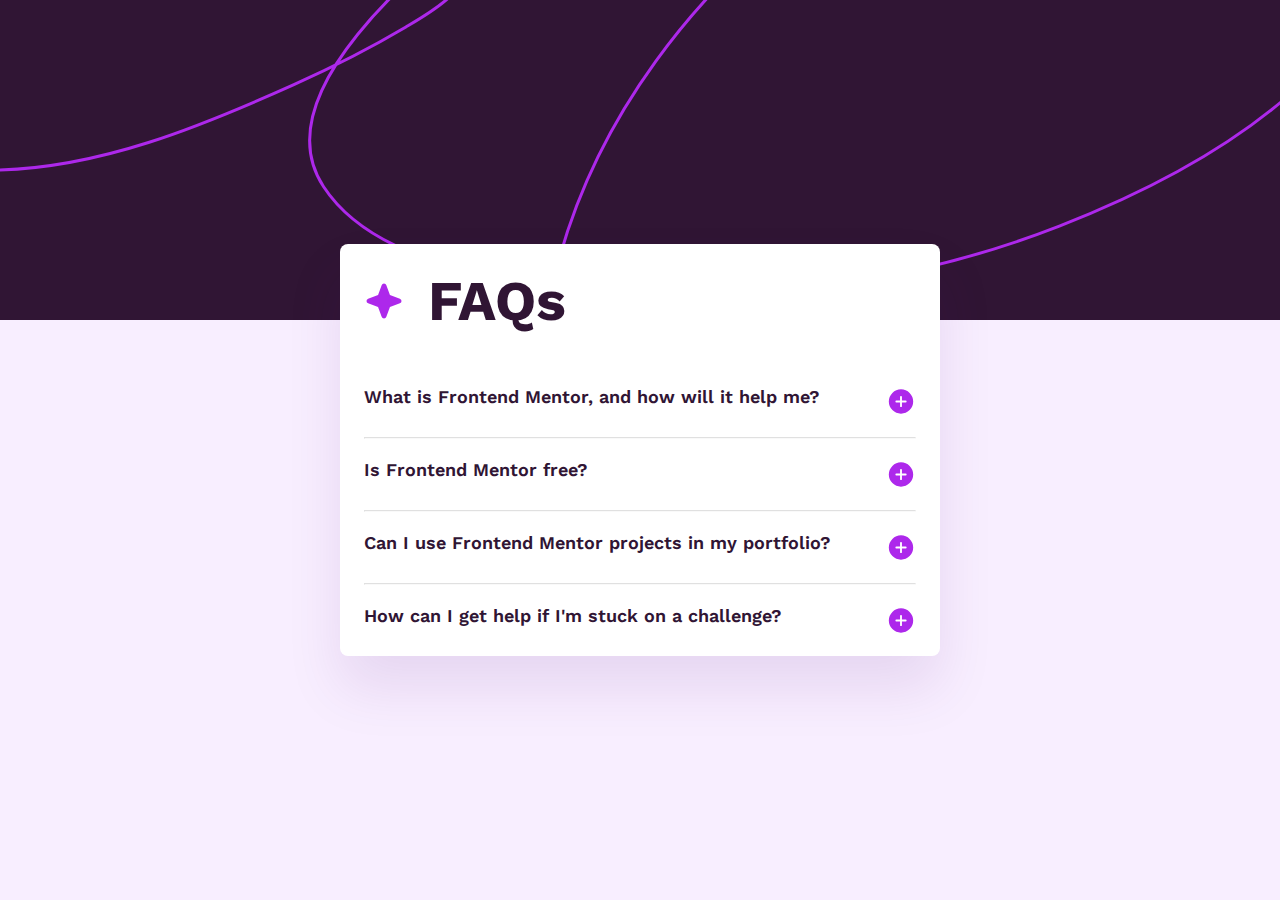
<file: JavaScript/faq-accordion-main/index.html>
<!DOCTYPE html>
<html lang="en">
<head>
  <meta charset="UTF-8">
  <meta name="viewport" content="width=device-width, initial-scale=1.0"> <!-- displays site properly based on user's device -->

  <link rel="icon" type="image/png" sizes="32x32" href="./assets/images/favicon-32x32.png">
  <link rel="preconnect" href="https://fonts.googleapis.com">
<link rel="preconnect" href="https://fonts.gstatic.com" crossorigin>
<link href="https://fonts.googleapis.com/css2?family=Barlow+Semi+Condensed:ital,wght@0,100;0,200;0,300;0,400;0,500;0,600;0,700;0,800;0,900;1,100;1,200;1,300;1,400;1,500;1,600;1,700;1,800;1,900&family=Big+Shoulders+Display:wght@100..900&family=Chivo:ital,wght@0,100..900;1,100..900&family=DM+Sans:ital,opsz,wght@0,9..40,100..1000;1,9..40,100..1000&family=Figtree:ital,wght@0,300..900;1,300..900&family=Fraunces:ital,opsz,wght@0,9..144,100..900;1,9..144,100..900&family=IBM+Plex+Sans:ital,wght@0,100;0,200;0,300;0,400;0,500;0,600;0,700;1,100;1,200;1,300;1,400;1,500;1,600;1,700&family=Libre+Franklin:ital,wght@0,100..900;1,100..900&family=Manrope:wght@200..800&family=Montserrat:ital,wght@0,100..900;1,100..900&family=Outfit:wght@100..900&family=Overpass:ital,wght@0,100..900;1,100..900&family=Plus+Jakarta+Sans:ital,wght@0,200..800;1,200..800&family=Poppins:ital,wght@0,100;0,200;0,300;0,400;0,500;0,600;0,700;0,800;0,900;1,100;1,200;1,300;1,400;1,500;1,600;1,700;1,800;1,900&family=Red+Hat+Display:ital,wght@0,300..900;1,300..900&family=Work+Sans:ital,wght@0,100..900;1,100..900&family=Young+Serif&display=swap" rel="stylesheet">
<link rel="stylesheet" href="styles.css">
  
  <title>Frontend Mentor | FAQ accordion</title>
</head>
<body>
  
  <div class="background-container">

  </div>
  <main class="main-container">
    <div class="content-container">
      <div class="faqs">
        <img src="assets/images/icon-star.svg" alt="" class="star">
        <h1 class="lg-text">
          FAQs
        </h1>
      </div>

      
      <div class="faq-list">

        <div class="faq-item">
          <strong class="mid-text faq-question">
            What is Frontend Mentor, and how will it help me?
            <img class="plus-icon" src="assets/images/icon-plus.svg" alt="">
            <img class="minus-icon" src="assets/images/icon-minus.svg" alt="">
          </strong>
          <p class="sm-text faq-answer">
            Frontend Mentor offers realistic coding challenges to help developers improve their 
            frontend coding skills with projects in HTML, CSS, and JavaScript. It's suitable for 
            all levels and ideal for portfolio building.
          </p>
        </div>

        <hr>

        <div class="faq-item">
          <strong class="mid-text faq-question">
            Is Frontend Mentor free?
          <img class="plus-icon" src="assets/images/icon-plus.svg" alt="">
          <img class="minus-icon" src="assets/images/icon-minus.svg" alt="">
        </strong>
          <p class="sm-text faq-answer">
            Yes, Frontend Mentor offers both free and premium coding challenges, with the free 
            option providing access to a range of projects suitable for all skill levels.
          </p>
        </div>

        <hr>

        <div class="faq-item">
          <strong class="mid-text faq-question">
            Can I use Frontend Mentor projects in my portfolio?
          <img class="plus-icon" src="assets/images/icon-plus.svg" alt="">
          <img class="minus-icon" src="assets/images/icon-minus.svg" alt="">
        </strong>
          <p class="sm-text faq-answer">
            Yes, you can use projects completed on Frontend Mentor in your portfolio. It's an excellent
            way to showcase your skills to potential employers!
          </p>
        </div>

        <hr>
        
        <div class="faq-item">
          <strong class="mid-text faq-question">
            How can I get help if I'm stuck on a challenge?
          <img class="plus-icon" src="assets/images/icon-plus.svg" alt="">
          <img class="minus-icon" src="assets/images/icon-minus.svg" alt="">
        </strong>
          <p class="sm-text faq-answer">
            The best place to get help is inside Frontend Mentor's Discord community. There's a help 
            channel where you can ask questions and seek support from other community members.
          </p>
        </div>
      </div>
    </div>
  </main>















  
  <script src="styles.js"></script>


</body>
</html>
</file>
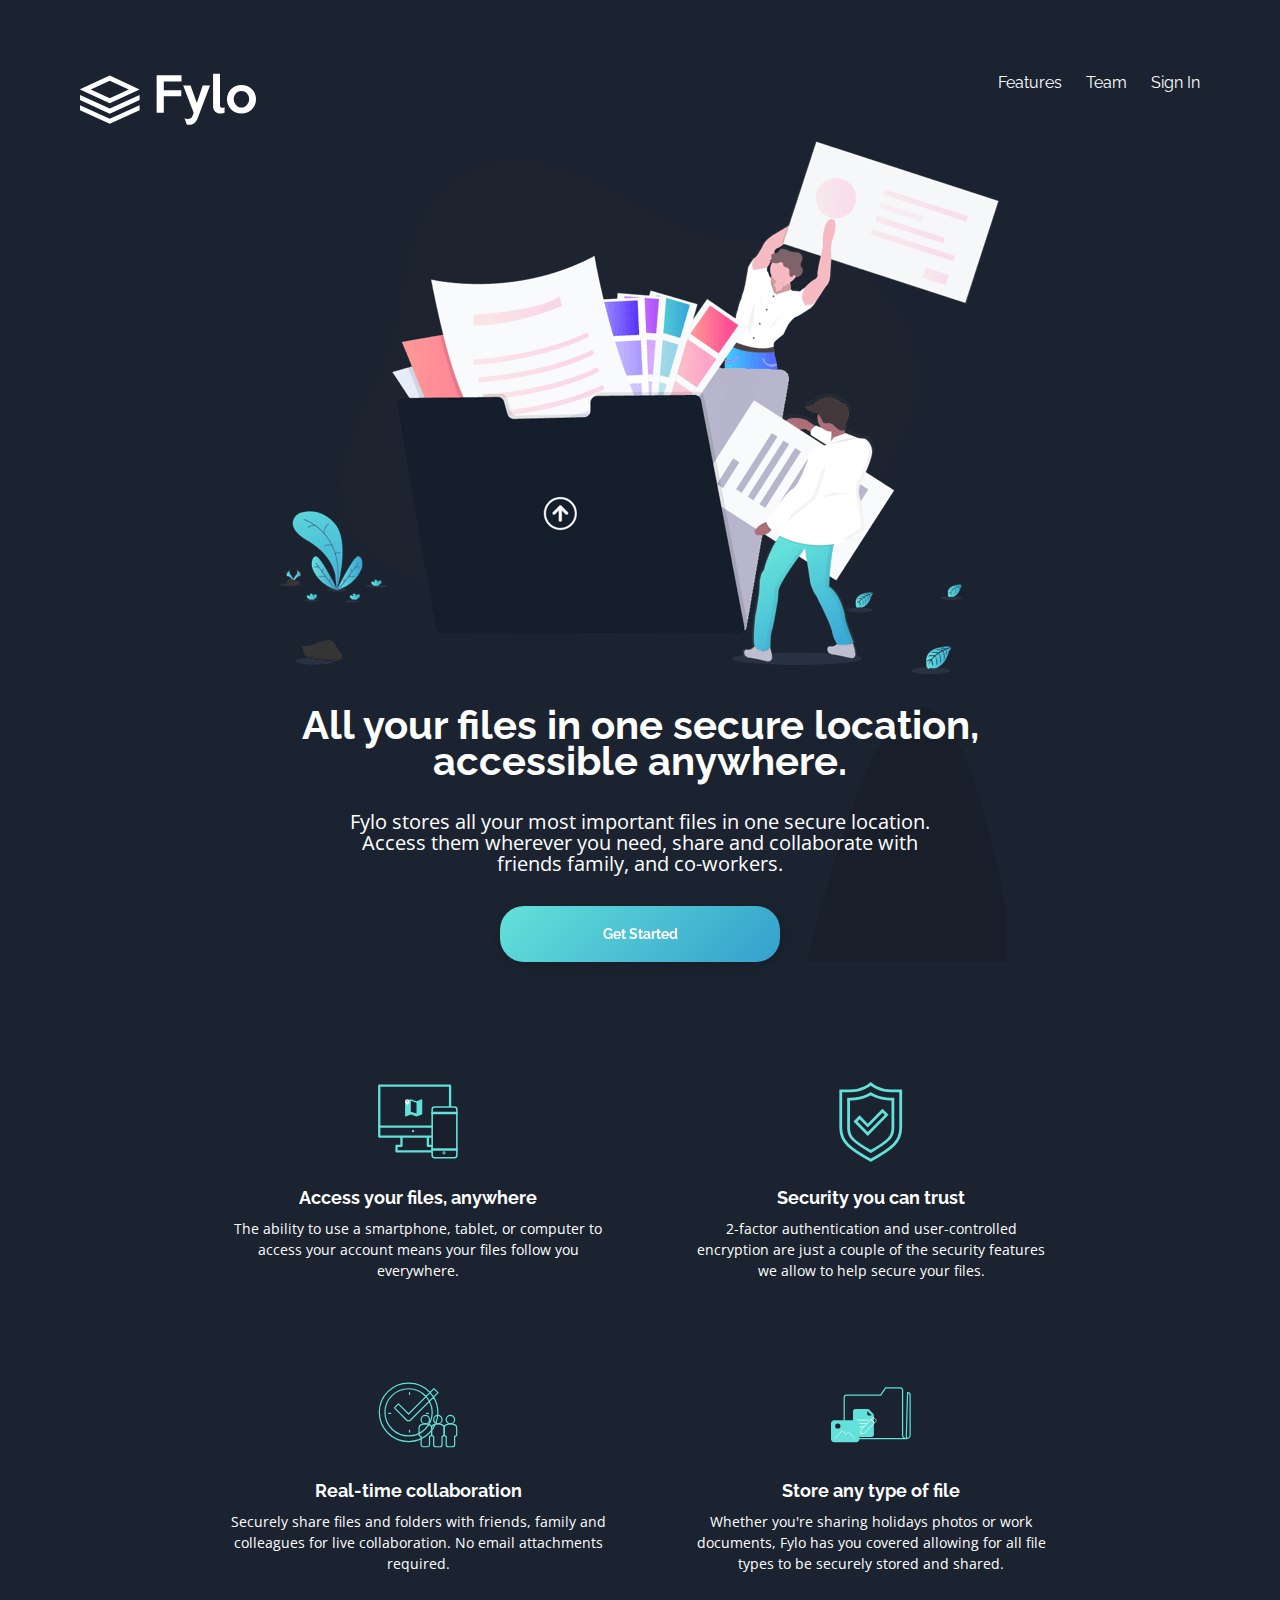
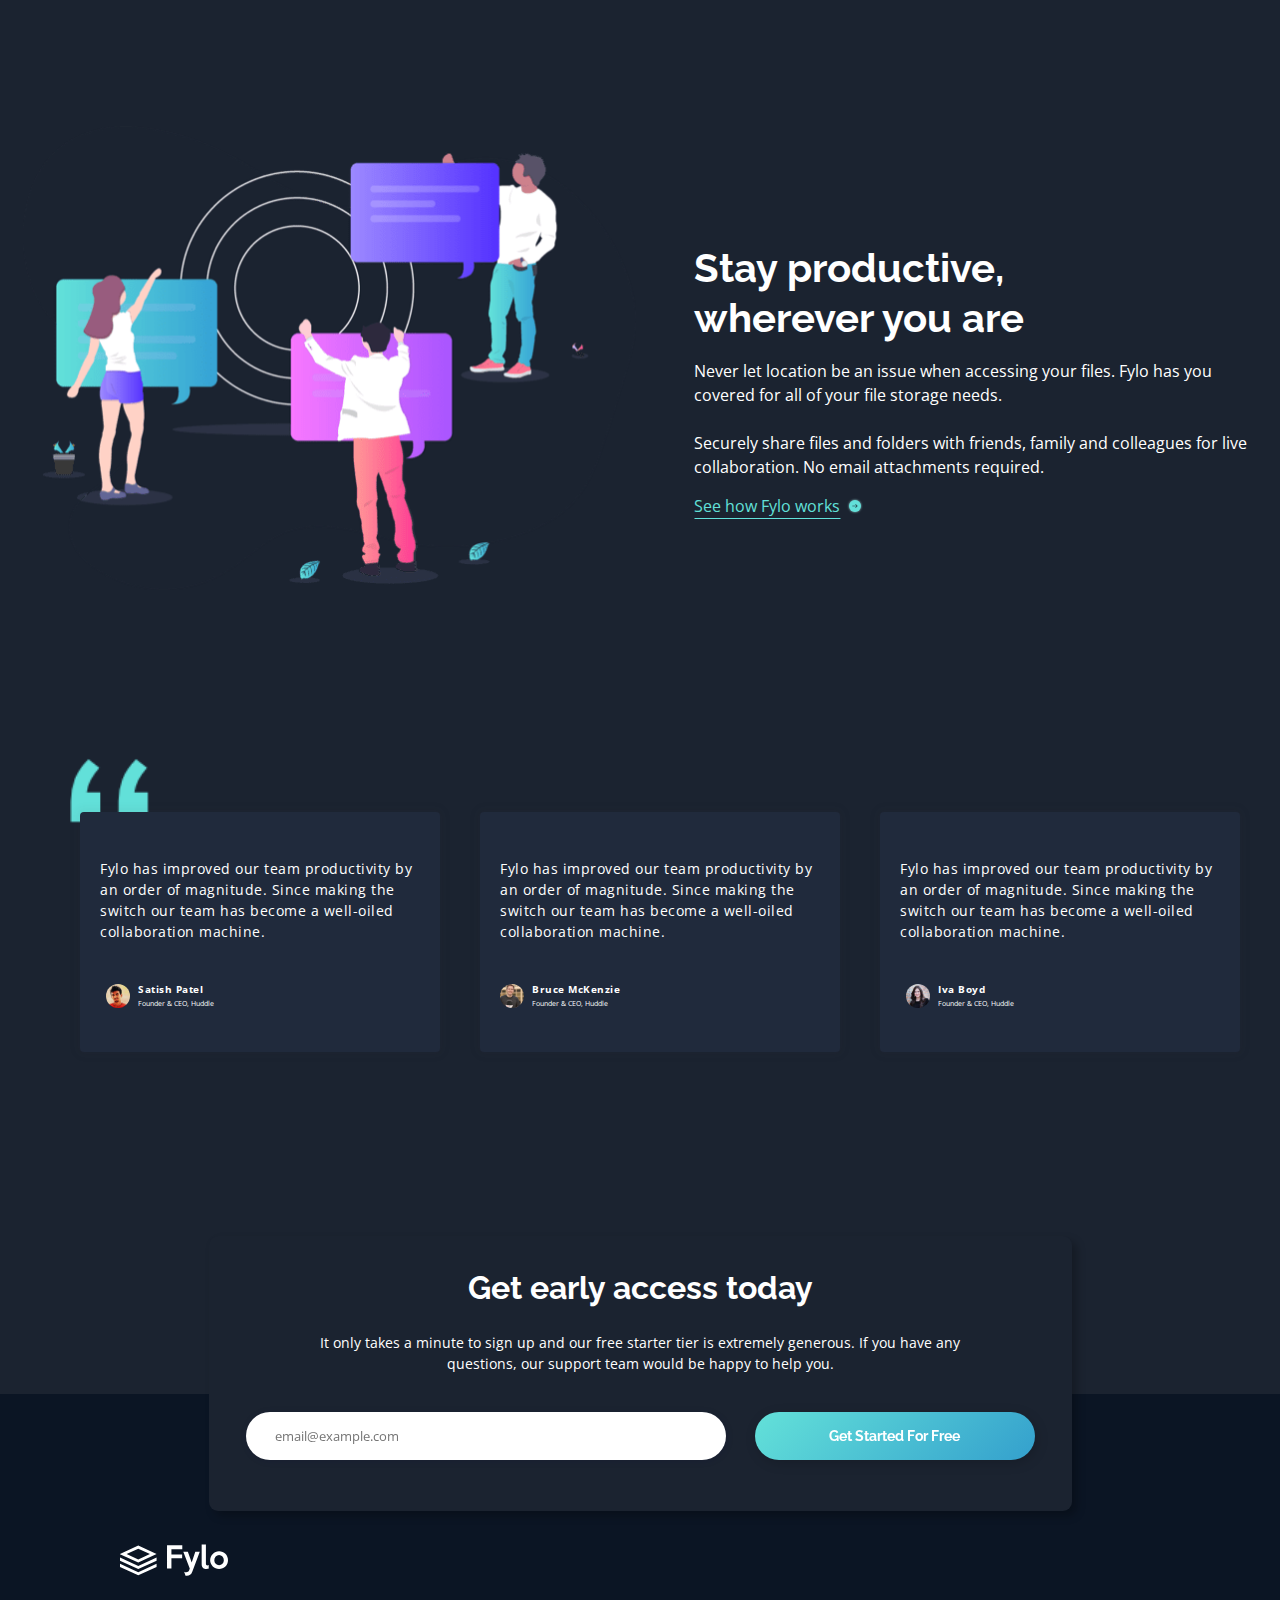
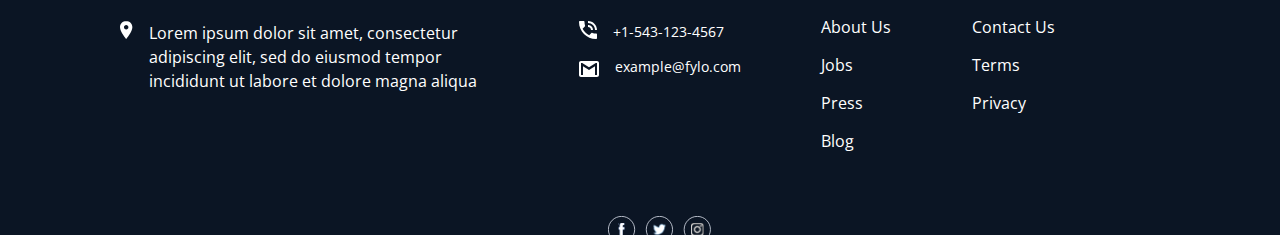
<file: JavaScript/fylo-dark-theme-landing-page-master/index.html>
<!DOCTYPE html>
<html lang="en">
  <head>
    <meta charset="UTF-8" />
    <meta name="viewport" content="width=device-width, initial-scale=1.0" />
    <!-- displays site properly based on user's device -->

    <link
      rel="icon"
      type="image/png"
      sizes="32x32"
      href="#./images/favicon-32x32.png"
    />
    <link rel="preconnect" href="https://fonts.googleapis.com">
    <link rel="preconnect" href="https://fonts.gstatic.com" crossorigin>
    <link href="https://fonts.googleapis.com/css2?family=Barlow+Semi+Condensed:ital,wght@0,100;0,200;0,300;0,400;0,500;0,600;0,700;0,800;0,900;1,100;1,200;1,300;1,400;1,500;1,600;1,700;1,800;1,900&family=Big+Shoulders+Display:wght@100..900&family=Chivo:ital,wght@0,100..900;1,100..900&family=DM+Sans:ital,opsz,wght@0,9..40,100..1000;1,9..40,100..1000&family=Figtree:ital,wght@0,300..900;1,300..900&family=Fraunces:ital,opsz,wght@0,9..144,100..900;1,9..144,100..900&family=IBM+Plex+Sans:ital,wght@0,100;0,200;0,300;0,400;0,500;0,600;0,700;1,100;1,200;1,300;1,400;1,500;1,600;1,700&family=Josefin+Sans:ital,wght@0,100..700;1,100..700&family=Libre+Franklin:ital,wght@0,100..900;1,100..900&family=Manrope:wght@200..800&family=Montserrat:ital,wght@0,100..900;1,100..900&family=Open+Sans:ital,wght@0,300..800;1,300..800&family=Outfit:wght@100..900&family=Overpass:ital,wght@0,100..900;1,100..900&family=Plus+Jakarta+Sans:ital,wght@0,200..800;1,200..800&family=Poppins:ital,wght@0,100;0,200;0,300;0,400;0,500;0,600;0,700;0,800;0,900;1,100;1,200;1,300;1,400;1,500;1,600;1,700;1,800;1,900&family=Raleway:ital,wght@0,100..900;1,100..900&family=Red+Hat+Display:ital,wght@0,300..900;1,300..900&family=Roboto:ital,wght@0,100..900;1,100..900&family=Rubik:ital,wght@0,300..900;1,300..900&family=Work+Sans:ital,wght@0,100..900;1,100..900&family=Young+Serif&display=swap" rel="stylesheet">
    <link rel="preconnect" href="https://fonts.googleapis.com">
<link rel="preconnect" href="https://fonts.gstatic.com" crossorigin>
<link href="https://fonts.googleapis.com/css2?family=Barlow+Semi+Condensed:ital,wght@0,100;0,200;0,300;0,400;0,500;0,600;0,700;0,800;0,900;1,100;1,200;1,300;1,400;1,500;1,600;1,700;1,800;1,900&family=Big+Shoulders+Display:wght@100..900&family=Chivo:ital,wght@0,100..900;1,100..900&family=DM+Sans:ital,opsz,wght@0,9..40,100..1000;1,9..40,100..1000&family=Figtree:ital,wght@0,300..900;1,300..900&family=Fraunces:ital,opsz,wght@0,9..144,100..900;1,9..144,100..900&family=IBM+Plex+Sans:ital,wght@0,100;0,200;0,300;0,400;0,500;0,600;0,700;1,100;1,200;1,300;1,400;1,500;1,600;1,700&family=Josefin+Sans:ital,wght@0,100..700;1,100..700&family=Libre+Franklin:ital,wght@0,100..900;1,100..900&family=Manrope:wght@200..800&family=Montserrat:ital,wght@0,100..900;1,100..900&family=Open+Sans:ital,wght@0,300..800;1,300..800&family=Outfit:wght@100..900&family=Overpass:ital,wght@0,100..900;1,100..900&family=Plus+Jakarta+Sans:ital,wght@0,200..800;1,200..800&family=Poppins:ital,wght@0,100;0,200;0,300;0,400;0,500;0,600;0,700;0,800;0,900;1,100;1,200;1,300;1,400;1,500;1,600;1,700;1,800;1,900&family=Raleway:ital,wght@0,100..900;1,100..900&family=Red+Hat+Display:ital,wght@0,300..900;1,300..900&family=Roboto:ital,wght@0,100..900;1,100..900&family=Rubik:ital,wght@0,300..900;1,300..900&family=Work+Sans:ital,wght@0,100..900;1,100..900&family=Young+Serif&display=swap" rel="stylesheet">
    <link rel="stylesheet" href="styles.css">

    <title>
      Frontend Mentor | Fylo landing page with dark theme and features grid
    </title>
  </head>
  <body>
    <main class="main-container">
      <div class="general-container">
        <div class="container-1">
          <div class="header-container">
            <div class="logo-container-1">
              <img src="images/logo.svg" alt="" />
            </div>
            <div class="menus-container-1">
              <a class="menus-text-1" href="##"> Features </a>
              <a class="menus-text-1" href="##"> Team </a>
              <a class="menus-text-1" href="##"> Sign In </a>
            </div>
          </div>
          <div class="img-container">
            <!--background image-->
          </div>
          <div class="text-container-1">
            <div class="xlg-text">
              All your files in one secure location, accessible anywhere.
            </div>
            <p class="sm-text">
              Fylo stores all your most important files in one secure location. Access them wherever 
              you need, share and collaborate with friends family, and co-workers.
            </p>
            <button class="button-started">
              Get Started
            </button>
          </div>
        </div>
        <div class="container-2">
          <div class="services">
            <img src="images/icon-access-anywhere.svg" alt="" />
            <strong class="mid-text">
              Access your files, anywhere
            </strong>
            <p class="sm-text">
              The ability to use a smartphone, tablet, or computer to access your account means your 
              files follow you everywhere.
            </p>
          </div>
          <div class="services">
            <img src="images/icon-security.svg" alt="" />
            <strong class="mid-text">
              Security you can trust
            </strong>
            <p class="sm-text">
              2-factor authentication and user-controlled encryption are just a couple of the security 
              features we allow to help secure your files.
            </p>
          </div>
          <div class="services">
            <img src="images/icon-collaboration.svg" alt="" />
            <strong class="mid-text">
              Real-time collaboration
            </strong>
            <p class="sm-text">
              Securely share files and folders with friends, family and colleagues for live collaboration. 
              No email attachments required.
            </p>
          </div>
          <div class="services">
            <img src="images/icon-any-file.svg" alt="" />
            <strong class="mid-text">
              Store any type of file
            </strong>
            <p class="sm-text">
            Whether you're sharing holidays photos or work documents, Fylo has you covered allowing for all 
            file types to be securely stored and shared.
            </p>
          </div>
        </div>
        <div class="container-3">
          <div class="img-people">
            <img src="images/illustration-stay-productive.png" alt="" />
          </div>
          <div class="text-container-3">
            <div class="mid-text">
              Stay productive, wherever you are
            </div>
            <div class="sm-text">
              Never let location be an issue when accessing your files. Fylo has you covered for all of your file 
              storage needs. <br><br>
              
              Securely share files and folders with friends, family and colleagues for live collaboration. No email 
              attachments required.
            </div>
            <div class="fylo-works">
              <a href="#">
                <p class="xs-text">
                  See how Fylo works
                </p>
              </a>
              <img src="images/icon-arrow.svg" alt="" class="arrow">
            </div>
          </div>
        </div>
        <div class="container-4">
          <div class="comillas">
            <img src="images/bg-quotes.png" alt="">
          </div>
          <div class="review-container">
            <p class="review-text">
            Fylo has improved our team productivity by an order of magnitude. Since making the switch our team has 
            become a well-oiled collaboration machine.
            </p>
            <div class="avatar-container">
              <img src="images/profile-1.jpg" alt="" class="avatar" />
              <div class="avatar-text">
                <strong class="name-text">
                  Satish Patel
                </strong>
                <p class="subtitle-text">
                  Founder & CEO, Huddle
                </p>
              </div>
            </div>
          </div>
          <div class="review-container">
            <p class="review-text">
              Fylo has improved our team productivity by an order of magnitude. Since making the switch our team has 
              become a well-oiled collaboration machine.
            </p>
            <div class="avatar-container">
              <img src="images/profile-2.jpg" alt="" class="avatar" />
              <div class="avatar-text">
                <strong class="name-text">
                  Bruce McKenzie
                  </strong>
                  <p class="subtitle-text">
                    Founder & CEO, Huddle
                  </p>
              </div>
            </div>
          </div>
          <div class="review-container">
            <p class="review-text">
              Fylo has improved our team productivity by an order of magnitude. Since making the switch our team has 
              become a well-oiled collaboration machine.
            </p>
            <div class="avatar-container">
              <img src="images/profile-3.jpg" alt="" class="avatar" />
              <div class="avatar-text">
                <strong class="name-text">
                  Iva Boyd
                </strong>
                <p class="subtitle-text">
                  Founder & CEO, Huddle
                </p>
              </div>
            </div>
          </div>
        </div>
        <div class="container-5">
          <div class="text-container-5">
            <div class="mid-text">
              Get early access today
            </div>
            <div class="sm-text">
              It only takes a minute to sign up and our free starter tier is extremely generous. If you have any 
              questions, our support team would be happy to help you.
            </div>
          </div>
            <form action="/data-send" class="form-container" method="post">
              <input
                type="email"
                placeholder="email@example.com"
                class="input"
                required
              />
              <p class="error-message">Error, please check your email</p>
              <button class="button-free" type="submit">
                Get Started For Free
              </button>
            </form>
        </div>
        <footer class="container-6">
          <div class="logo-container">
            <img src="images/logo.svg" alt="">
          </div>
          <div class="text-container-footer">
            <div class="address-container">
              <img src="images/icon-location.svg" alt="" class="location-icon" />
              <p class="address-text">
                Lorem ipsum dolor sit amet, consectetur adipiscing elit, sed do eiusmod tempor incididunt ut labore et 
                dolore magna aliqua
              </p>
            </div>
            <div class="phone-container">
              <img src="images/icon-phone.svg" alt="" class="phone-icon" />
              <p class="phone-text">
                +1-543-123-4567
              </p>
            </div>
            <div class="mail-container">
              <img src="images/icon-email.svg" alt="" class="mail-icon">
              <p class="mail-text">
                example@fylo.com
              </p>
            </div>
            <div class="footer-menus-container-1">
              <a href="#" class="menus-footer-text">
                About Us
              </a>
              <a href="#" class="menus-footer-text">
                Jobs
              </a>
              <a href="#" class="menus-footer-text">
                Press
              </a>
              <a href="#" class="menus-footer-text">
                Blog
              </a>
            </div>
            <div class="footer-menus-container-2">
              <a href="#" class="menus-footer-text">
                Contact Us
              </a>
              <a href="#" class="menus-footer-text">
                Terms
              </a>
              <a href="#" class="menus-footer-text">
                Privacy
              </a>
            </div>
          </div>
          <div class="footer-icons-container">
            <img src="images/Group 18.svg" alt="" class="icons">
          </div>
        </footer>
      </div>
    </main>
    <script src="styles.js"></script>
  </body>
</html>
</file>
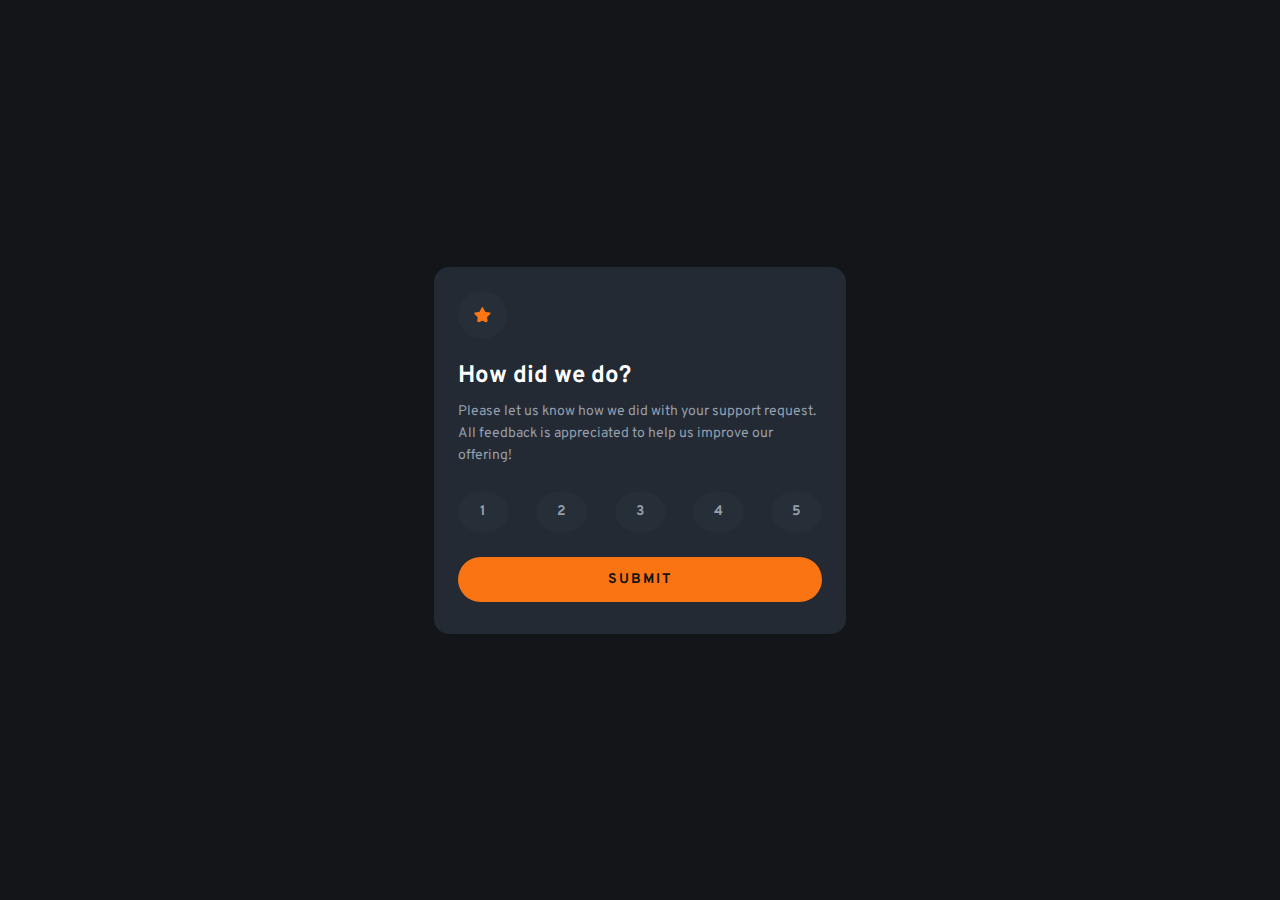
<file: JavaScript/interactive-rating-component-main/index.html>
<!DOCTYPE html>
<html lang="en">
<head>
  <meta charset="UTF-8">
  <meta name="viewport" content="width=device-width, initial-scale=1.0"> <!-- displays site properly based on user's device -->

  <link rel="icon" type="image/png" sizes="32x32" href="./images/favicon-32x32.png">
  <link rel="preconnect" href="https://fonts.googleapis.com">
<link rel="preconnect" href="https://fonts.gstatic.com" crossorigin>
<link href="https://fonts.googleapis.com/css2?family=Barlow+Semi+Condensed:ital,wght@0,100;0,200;0,300;0,400;0,500;0,600;0,700;0,800;0,900;1,100;1,200;1,300;1,400;1,500;1,600;1,700;1,800;1,900&family=Big+Shoulders+Display:wght@100..900&family=Chivo:ital,wght@0,100..900;1,100..900&family=DM+Sans:ital,opsz,wght@0,9..40,100..1000;1,9..40,100..1000&family=Figtree:ital,wght@0,300..900;1,300..900&family=Fraunces:ital,opsz,wght@0,9..144,100..900;1,9..144,100..900&family=IBM+Plex+Sans:ital,wght@0,100;0,200;0,300;0,400;0,500;0,600;0,700;1,100;1,200;1,300;1,400;1,500;1,600;1,700&family=Libre+Franklin:ital,wght@0,100..900;1,100..900&family=Manrope:wght@200..800&family=Montserrat:ital,wght@0,100..900;1,100..900&family=Outfit:wght@100..900&family=Overpass:ital,wght@0,100..900;1,100..900&family=Plus+Jakarta+Sans:ital,wght@0,200..800;1,200..800&family=Poppins:ital,wght@0,100;0,200;0,300;0,400;0,500;0,600;0,700;0,800;0,900;1,100;1,200;1,300;1,400;1,500;1,600;1,700;1,800;1,900&family=Red+Hat+Display:ital,wght@0,300..900;1,300..900&family=Work+Sans:ital,wght@0,100..900;1,100..900&family=Young+Serif&display=swap" rel="stylesheet">
<link rel="stylesheet" href="styles.css">
  
  <title>Frontend Mentor | Interactive rating component</title>

</head>
<body>

  <main class="main-container">
    <div class="general-container">
      <div class="logo-container">
        <img class="logo-main" src="images/icon-star.svg" alt="">
      </div>
      <div class="text-container">
        <div class="lg-text">
          How did we do?
        </div>
        <div class="sm-text">
          Please let us know how we did with your support request. All feedback is appreciated 
          to help us improve our offering!
        </div>
      </div>
      <div class="numbers-button-container">
        <div class="numbers">
          <button class="number">1</button>
          <button class="number">2</button>
          <button class="number">3</button>
          <button class="number">4</button>
          <button class="number">5</button>
        </div>
        
        <button class="submit">SUBMIT</button>
      </div>
    </div>
  </main>

<script src="styles.js"></script>
</body>
</html>
</file>
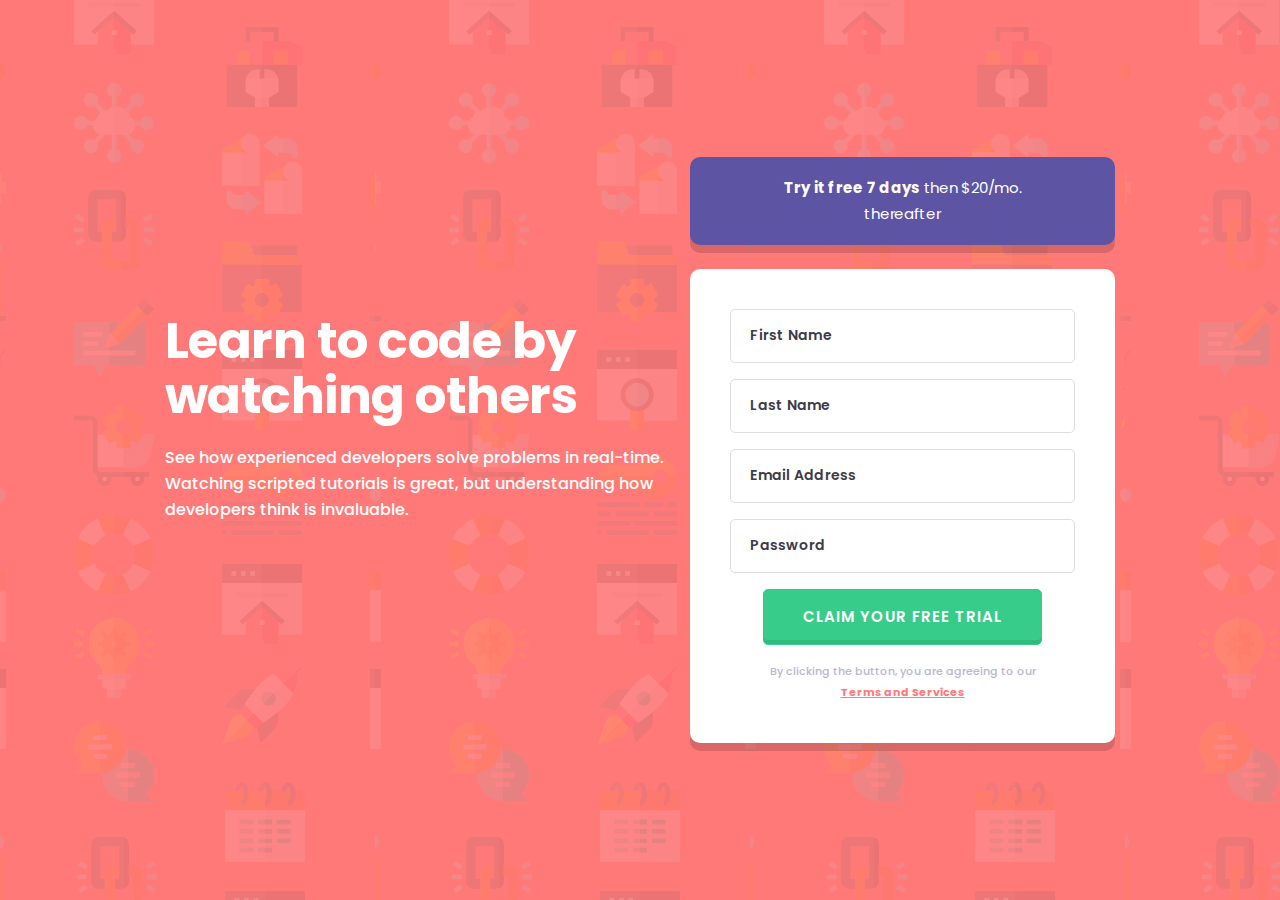
<file: JavaScript/intro-component-with-signup-form-master/index.html>
<!DOCTYPE html>
<html lang="en">
<head>
  <meta charset="UTF-8">
  <meta name="viewport" content="width=device-width, initial-scale=1.0"> <!-- displays site properly based on user's device -->

  <link rel="icon" type="image/png" sizes="32x32" href="./images/favicon-32x32.png">
  <link rel="preconnect" href="https://fonts.googleapis.com">
<link rel="preconnect" href="https://fonts.gstatic.com" crossorigin>
<link href="https://fonts.googleapis.com/css2?family=Barlow+Semi+Condensed:ital,wght@0,100;0,200;0,300;0,400;0,500;0,600;0,700;0,800;0,900;1,100;1,200;1,300;1,400;1,500;1,600;1,700;1,800;1,900&family=Big+Shoulders+Display:wght@100..900&family=DM+Sans:ital,opsz,wght@0,9..40,100..1000;1,9..40,100..1000&family=Figtree:ital,wght@0,300..900;1,300..900&family=Fraunces:ital,opsz,wght@0,9..144,100..900;1,9..144,100..900&family=IBM+Plex+Sans:ital,wght@0,100;0,200;0,300;0,400;0,500;0,600;0,700;1,100;1,200;1,300;1,400;1,500;1,600;1,700&family=Manrope:wght@200..800&family=Montserrat:ital,wght@0,100..900;1,100..900&family=Outfit:wght@100..900&family=Plus+Jakarta+Sans:ital,wght@0,200..800;1,200..800&family=Poppins:ital,wght@0,100;0,200;0,300;0,400;0,500;0,600;0,700;0,800;0,900;1,100;1,200;1,300;1,400;1,500;1,600;1,700;1,800;1,900&family=Red+Hat+Display:ital,wght@0,300..900;1,300..900&family=Young+Serif&display=swap" rel="stylesheet">
<link rel="stylesheet" href="styles.css">

  
  <title>Frontend Mentor | Intro component with sign up form</title>

</head>
<body>

  <main class="main-container">
    <div class="container-text">
      <h1 class="lg-text">
        Learn to code by watching others
      </h1>
      <p class="sm-text">
        See how experienced developers solve problems in real-time. Watching scripted tutorials is great, 
        but understanding how developers think is invaluable. 
      </p>
    </div>

    <div class="container-form">
      <div class="free">
        <strong class="mid-text">Try it free 7 days </strong> 
        <span class="xs-text">then $20/mo. thereafter</span>
      </div>
      <form class="myForm" action="/send-data" method="post">
        <label for="first-name" class="visually-hidden">First Name</label>
        <input type="text" class="input" name="first_name" placeholder="First Name" required>
        <span class="error-message">First Name cannot be empty</span>

        <label for="last-name" class="visually-hidden">Last Name</label>
        <input type="text" class="input" name="last_name" placeholder="Last Name" required>
        <span class="error-message">Last Name cannot be empty</span>

        <label for="email" class="visually-hidden">Email Address</label>
        <input type="email" name="email" class="input" placeholder="Email Address" required>
        <span class="error-message">Looks like this is not an email</span>

        <label for="password" class="visually-hidden">Password</label>
        <input type="password" name="password" class="input" placeholder="Password" required>
        <span class="error-message">Password cannot be empty</span>

        <button class="button-claim">CLAIM YOUR FREE TRIAL</button>
        <p class="conditions">
          By clicking the button, you are agreeing to our <a href="#" class="terms">Terms and Services</a>
        </p>
      </form>

    </div>
  </main>
<script src="styles.js"></script>
</body>
</html>
</file>
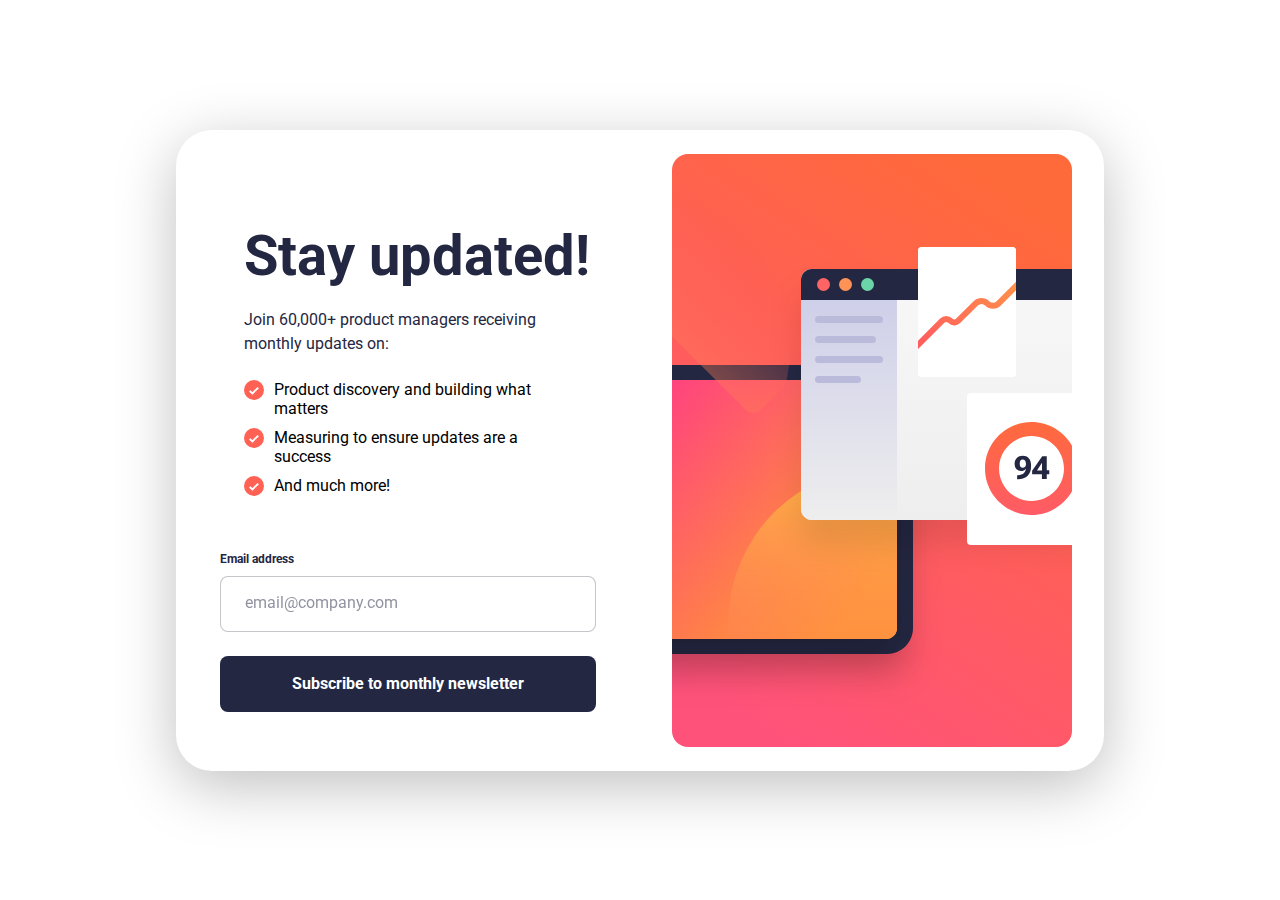
<file: JavaScript/newsletter-sign-up-with-success-message-main/index.html>
<!DOCTYPE html>
<html lang="en">
<head>
  <meta charset="UTF-8">
  <meta name="viewport" content="width=device-width, initial-scale=1.0"> <!-- displays site properly based on user's device -->

  <link rel="icon" type="image/png" sizes="32x32" href="./assets/images/favicon-32x32.png">
  <link rel="preconnect" href="https://fonts.googleapis.com">
<link rel="preconnect" href="https://fonts.gstatic.com" crossorigin>
<link href="https://fonts.googleapis.com/css2?family=Barlow+Semi+Condensed:ital,wght@0,100;0,200;0,300;0,400;0,500;0,600;0,700;0,800;0,900;1,100;1,200;1,300;1,400;1,500;1,600;1,700;1,800;1,900&family=Big+Shoulders+Display:wght@100..900&family=Chivo:ital,wght@0,100..900;1,100..900&family=DM+Sans:ital,opsz,wght@0,9..40,100..1000;1,9..40,100..1000&family=Figtree:ital,wght@0,300..900;1,300..900&family=Fraunces:ital,opsz,wght@0,9..144,100..900;1,9..144,100..900&family=IBM+Plex+Sans:ital,wght@0,100;0,200;0,300;0,400;0,500;0,600;0,700;1,100;1,200;1,300;1,400;1,500;1,600;1,700&family=Libre+Franklin:ital,wght@0,100..900;1,100..900&family=Manrope:wght@200..800&family=Montserrat:ital,wght@0,100..900;1,100..900&family=Outfit:wght@100..900&family=Overpass:ital,wght@0,100..900;1,100..900&family=Plus+Jakarta+Sans:ital,wght@0,200..800;1,200..800&family=Poppins:ital,wght@0,100;0,200;0,300;0,400;0,500;0,600;0,700;0,800;0,900;1,100;1,200;1,300;1,400;1,500;1,600;1,700;1,800;1,900&family=Red+Hat+Display:ital,wght@0,300..900;1,300..900&family=Roboto:ital,wght@0,100..900;1,100..900&family=Rubik:ital,wght@0,300..900;1,300..900&family=Work+Sans:ital,wght@0,100..900;1,100..900&family=Young+Serif&display=swap" rel="stylesheet">
<link rel="stylesheet" href="styles.css">
  
  <title>Frontend Mentor | Newsletter sign-up form with success message</title>

</head>
<body>

  <main class="main-container">
    <div class="thanks-container"><!--Ocultar y mostrar con JavaScript-->
      <img src="assets/images/icon-success.svg" alt="" class="verify">
      <h1 class="lg-text">
        Thanks for subscribing!
      </h1>
      <p class="sm-text">
        A confirmation email has been sent to <span class="mail">ash@loremcompany.com</span>. 
        Please open it and click the button inside to confirm your subscription.
      </p>
      <button class="button-dismiss">
        Dismiss message
      </button>
    </div>
    <div class="general-container"><!--Ocultar y mostrar con JavaScript-->
      <div class="header-container">
        <div></div>
      </div>
      <div class="text-container">
        <h1 class="lg-text">
          Stay updated!
        </h1>
        <p class="sm-text">
          Join 60,000+ product managers receiving monthly updates on:
        </p>
        <ul class="unordered-container">
          <li class="list">
            Product discovery and building what matters
          </li>
          <li class="list">
            Measuring to ensure updates are a success
          </li>
          <li class="list">
            And much more!
          </li>
        </ul>
      </div>
      <div class="input-container">
        <p class="xs-text">
          Email address
        </p>
        <p class="error-message">Valid email required</p>
        <input type="email" class="input" placeholder="email@company.com">
        <button class="button-subscribe">Subscribe to monthly newsletter</button>
      </div>
    </div>
  </main>

  
<script src="styles.js"></script>
</body>
</html>
</file>
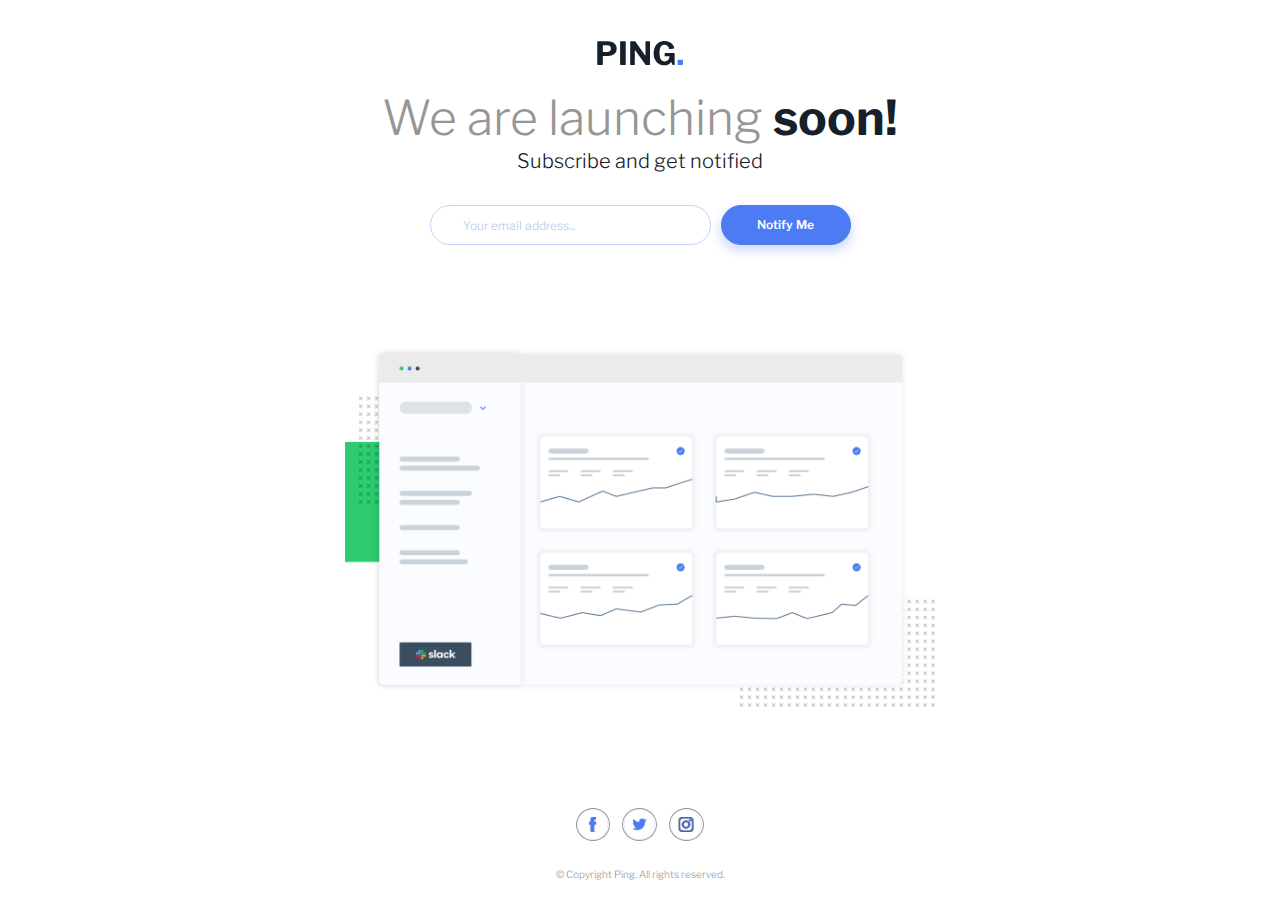
<file: JavaScript/ping-coming-soon-page-master/index.html>
<!DOCTYPE html>
<html lang="en">
<head>
  <meta charset="UTF-8">
  <meta name="viewport" content="width=device-width, initial-scale=1.0"> <!-- displays site properly based on user's device -->

  <link rel="icon" type="image/png" sizes="32x32" href="./images/favicon-32x32.png">
  
  <title>Frontend Mentor | Ping coming soon page</title>
  <link rel="preconnect" href="https://fonts.googleapis.com">
<link rel="preconnect" href="https://fonts.gstatic.com" crossorigin>
<link href="https://fonts.googleapis.com/css2?family=Barlow+Semi+Condensed:ital,wght@0,100;0,200;0,300;0,400;0,500;0,600;0,700;0,800;0,900;1,100;1,200;1,300;1,400;1,500;1,600;1,700;1,800;1,900&family=Big+Shoulders+Display:wght@100..900&family=Chivo:ital,wght@0,100..900;1,100..900&family=DM+Sans:ital,opsz,wght@0,9..40,100..1000;1,9..40,100..1000&family=Figtree:ital,wght@0,300..900;1,300..900&family=Fraunces:ital,opsz,wght@0,9..144,100..900;1,9..144,100..900&family=IBM+Plex+Sans:ital,wght@0,100;0,200;0,300;0,400;0,500;0,600;0,700;1,100;1,200;1,300;1,400;1,500;1,600;1,700&family=Libre+Franklin:ital,wght@0,100..900;1,100..900&family=Manrope:wght@200..800&family=Montserrat:ital,wght@0,100..900;1,100..900&family=Outfit:wght@100..900&family=Overpass:ital,wght@0,100..900;1,100..900&family=Plus+Jakarta+Sans:ital,wght@0,200..800;1,200..800&family=Poppins:ital,wght@0,100;0,200;0,300;0,400;0,500;0,600;0,700;0,800;0,900;1,100;1,200;1,300;1,400;1,500;1,600;1,700;1,800;1,900&family=Red+Hat+Display:ital,wght@0,300..900;1,300..900&family=Young+Serif&display=swap" rel="stylesheet">
<link rel="stylesheet" href="styles.css">

</head>
<body>

  <main class="main-container">
    <div class="landing-container">
      <div class="logo">
        <img src="images/logo.svg" alt="">
      </div>
      <div class="text-landing">
        <p class="lg-text">
          We are launching <span class="soon">soon!</span> 
        </p>
        <p class="sm-text">Subscribe and get notified</p>
      </div>
      <form action="/data-send" class="form">
        <input type="email" name="email" class="input" placeholder="Your email address...">
        <button class="button-notify">Notify Me</button>
        <p class="error-message">
          Please provide a valid email address
        </p>
      </form>
    </div>
    <div class="content-container">
      <div class="graphic">
        <img src="images/illustration-dashboard.png" alt="">
      </div>
    </div>
    <footer class="footer-container">
      <div class="icons">
        <img src="images/facebook.svg" alt="Logo Facebook">
        <img id="twitter" src="images/twitter.svg" alt="Logo Twitter">
        <img src="images/instagram.svg" alt="Logo instagram">
      </div>
      <div class="text-footer">
        <p class="copyright">
          &copy; Copyright Ping. All rights reserved.
        </p>
      </div>
    </footer>
  </main>
  <script src="styles.js"></script>
</body>
</html>
</file>
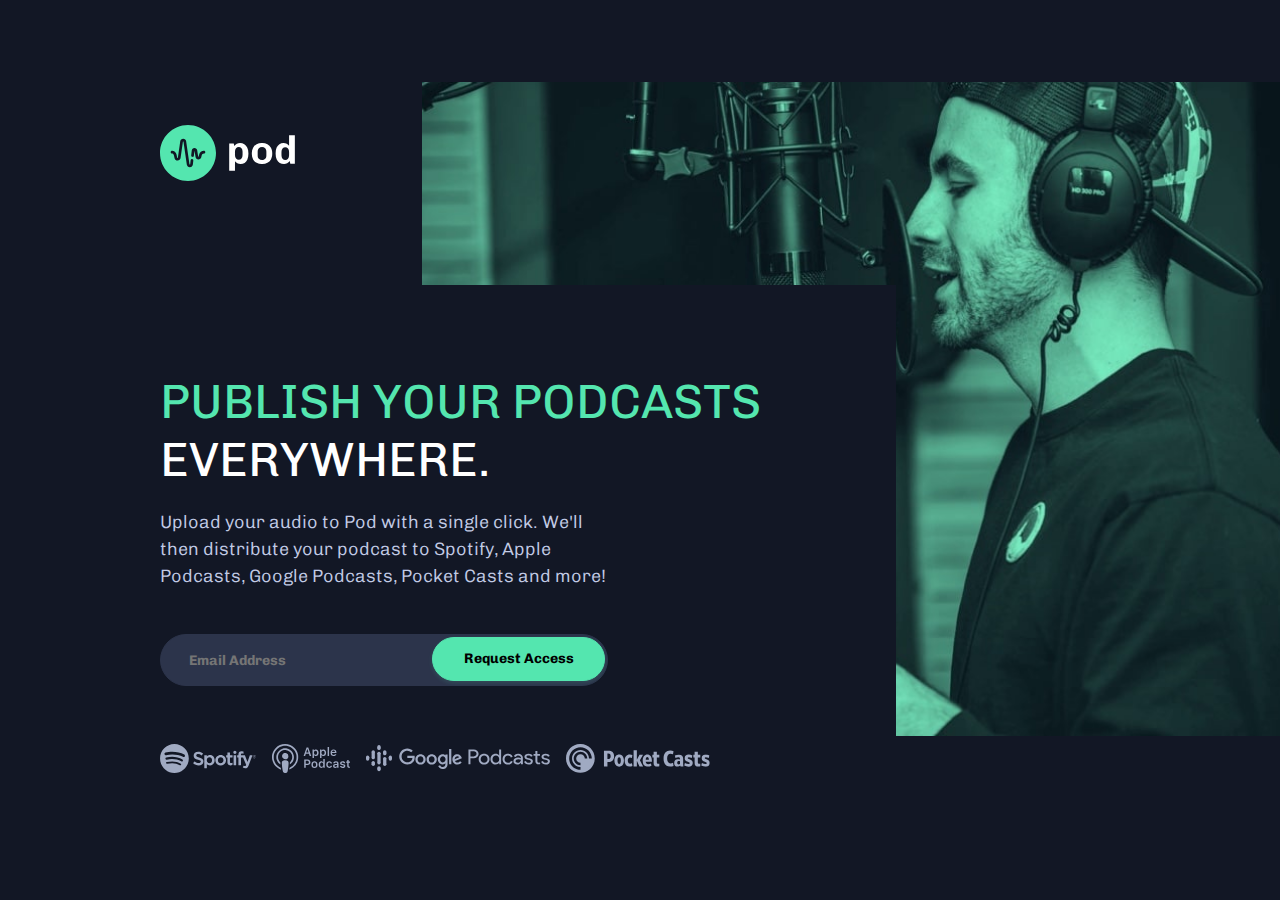
<file: JavaScript/pod-request-access-landing-page/index.html>
<!DOCTYPE html>
<html lang="en">
<head>
  <meta charset="UTF-8">
  <meta name="viewport" content="width=device-width, initial-scale=1.0">

  <link rel="icon" type="image/png" sizes="32x32" href="./assets/favicon-32x32.png">
  <link rel="preconnect" href="https://fonts.googleapis.com">
<link rel="preconnect" href="https://fonts.gstatic.com" crossorigin>
<link href="https://fonts.googleapis.com/css2?family=Barlow+Semi+Condensed:ital,wght@0,100;0,200;0,300;0,400;0,500;0,600;0,700;0,800;0,900;1,100;1,200;1,300;1,400;1,500;1,600;1,700;1,800;1,900&family=Big+Shoulders+Display:wght@100..900&family=Chivo:ital,wght@0,100..900;1,100..900&family=DM+Sans:ital,opsz,wght@0,9..40,100..1000;1,9..40,100..1000&family=Figtree:ital,wght@0,300..900;1,300..900&family=Fraunces:ital,opsz,wght@0,9..144,100..900;1,9..144,100..900&family=IBM+Plex+Sans:ital,wght@0,100;0,200;0,300;0,400;0,500;0,600;0,700;1,100;1,200;1,300;1,400;1,500;1,600;1,700&family=Manrope:wght@200..800&family=Montserrat:ital,wght@0,100..900;1,100..900&family=Outfit:wght@100..900&family=Plus+Jakarta+Sans:ital,wght@0,200..800;1,200..800&family=Poppins:ital,wght@0,100;0,200;0,300;0,400;0,500;0,600;0,700;0,800;0,900;1,100;1,200;1,300;1,400;1,500;1,600;1,700;1,800;1,900&family=Red+Hat+Display:ital,wght@0,300..900;1,300..900&family=Young+Serif&display=swap" rel="stylesheet">
<link rel="stylesheet" href="styles.css">
  
  <title>Frontend Mentor | Pod request access landing page</title>
</head>
<body>

  <main class="main-container">
    <div class="landing-container">
      <div class="logo-container">
        <img src="assets/desktop/logo.svg" alt="">
      </div>
      <div class="content-container">
        <div class="text-container">
          <p class="lg-text">
            <span class="green-text">Publish your podcasts</span> everywhere.
          </p>
          <p class="sm-text">
            Upload your audio to Pod with a single click. We'll then distribute your podcast to Spotify, 
            Apple Podcasts, Google Podcasts, Pocket Casts and more!
          </p>
        </div>
        <div class="brands-container">
          <img class="icon" src="assets/desktop/spotify.svg" alt="">
          <img class="icon" src="assets/desktop/apple-podcast.svg" alt="">
          <img class="icon" src="assets/desktop/google-podcasts.svg" alt="">
          <img class="icon" src="assets/desktop/pocket-casts.svg" alt="">
        </div>
        <div class="mail-container">
          <form action="/send-data" method="post" class="form">
            <label class="hidden-element" for="email">Email Address</label>
            <input type="email" name="email" class="input" placeholder="Email Address" required>
            <span class="error-message">
              Oops! Please check your email
            </span>
            <button class="request-button">Request Access</button>
            
          </form>
        </div>
      </div>
    </div>
  </main>
  <script src="styles.js"></script>
</body>
</html>
</file>
<file: HTML-CSS/art-gallery-website/styles.css>
:root {
  --color-green: #44ffa1;
  --color-slate-900: #24053e;
  --color-slate-500: #584d62;
  --color-slate-100: #fcf8ff;
  --color-white: #ffffff;
  --spacing-3700: 296px;
  --spacing-2100: 168px;
  --spacing-1800: 144px;
  --spacing-1600: 128px;
  --spacing-1400: 112px;
  --spacing-1100: 88px;
  --spacing-1000: 80px;
  --spacing-800: 64px;
  --spacing-700: 56px;
  --spacing-550: 44px;
  --spacing-500: 40px;
  --spacing-400: 32px;
  --spacing-350: 28px;
  --spacing-250: 20px;
  --spacing-200: 16px;
  --spacing-150: 12px;
  --spacing-100: 8px;
  --font-size-desktop-text-preset-1: 80px;
  --font-size-desktop-text-preset-2: 56px;
  --font-size-desktop-text-preset-3: 32px;
  --font-size-desktop-text-preset-4: 18px;
  --font-size-desktop-text-preset-5: 18px;
  --font-size-tablet-text-preset-1: 60px;
  --font-size-tablet-text-preset-2: 48px;
  --font-size-tablet-text-preset-3: 28px;
  --font-size-tablet-text-preset-4: 16px;
  --font-size-mobile-text-preset-1: 48px;
  --font-size-mobile-text-preset-2: 32px;
  --font-size-mobile-text-preset-3: 24px;
  --font-size-mobile-text-preset-4: 16px;
}

* {
  box-sizing: border-box;
  margin: 0;
  padding: 0;
}

a {
  cursor: pointer;
}

header {
  display: flex;/*Contenedor es Flex*/
  justify-content: space-between; /*Alinea cada elemento verticalmente*/ 
  align-items: center; /*Alinea cada elemento horizontalmente, quita distorsion que tenia logo*/
}

#button-header {
  font-size: 18px;
  line-height: 180%;
  font-weight: 600;
  font-family: 'Manrope';
  color: white;
  text-decoration: underline 2px var(--color-green);
  text-underline-offset: 5px;
}

#button-header:hover {
  color: #44FFA1;
  cursor: pointer;
}

.xlg-text {
  font-size: var(--font-size-mobile-text-preset-1);
  line-height: 100%;
  font-weight: 600;
  font-family: 'Fraunces 144pt';
  color: white;
}

.lg-text {
  font-size: var(--font-size-mobile-text-preset-2);
  font-weight: 600;
  line-height: 120%;
  font-family: 'Fraunces';
  color: white;
}

.mid-text {
  font-size: var(--font-size-mobile-text-preset-3);
  font-weight: 600;
  line-height: 120%;
  margin-bottom: 16px;
  color: var(--color-slate-900);
}
.sm-text {
  width: 335px;
  font-size: 16px;
  font-weight: 400;
  line-height: 180%;
  margin-bottom: 32px;
  color: var(--color-slate-900);
  font-family: 'Manrope';
}

.number-1, 
.number-2, 
.number-3 {
  display: flex;
  font-family: 'Fraunces';
  font-size: 20px;
  font-weight: 600;
  line-height: 40%;
  border: 1px solid var(--color-slate-500);
  border-radius: 99px;
  align-items: center;
  justify-content: center;
  width: 48px;
  height: 48px;
  margin-bottom: 24px;
}

.text-founder {
  font-size: 16px;
  font-family: 'Manrope';
  font-weight: 400;
}

.main-container {
  display: grid;
  grid-template-areas: 
  'landing'
  'content'
  'founder'
  'footer';
  grid-template-columns: 1fr;
  grid-template-rows: repeat(4, auto);
  width: 100%; /*100% de la ventana*/
  max-width: 100%;/*No se pasa del 100% de la ventana*/
  overflow: hidden; /*Oculta desbordamiento del Main Container*/
  background: rgba(243, 242, 242, 0.89);
}

/*Control sobre Contenedores*/
.container-landing, 
.container-content,
.founder,
footer {
display: grid;
flex-direction: column;
max-width: 100%;
width: 100%;
overflow: hidden;
align-items: center;
}

.container-landing {
  display: grid;
  grid-area: landing;
  grid-template-areas: 
  'header'
  'text'
  'button'
  'phone';
  width: 100%;
  max-width: 100%;
  height: auto;
  grid-template-columns: 1fr;
  grid-template-rows: repeat(5, auto);
  position: relative;
  z-index: 1;
  margin-bottom: 64px;
}

.container-landing::after {
  content: "";
  position: absolute;
  top: 0;
  left: 0;
  width: 100%;
  height: 100%;
  z-index: -1;
  background: #24053e;
  clip-path: ellipse(160% 85% at 50% 0%);
}

header {
  grid-area: header;
  width: 100%;
  height: auto;
  padding: 32px 20px 0 20px;
}

.text-landing .xlg-text {
  width: 335px;
  height: 97px;
  text-align: center;
  margin: 56px 20px 40px 20px;
}

.responsive {
  display: flex;
  align-items: center;
  justify-content: center;
  position: relative;
}

.responsive #button-landing {
  display: flex;
  flex-direction: column;
  align-items: center;
  justify-content: center;
  font-size: 16px;
  font-weight: 600;
  color: var(--color-slate-900);
  line-height: 180%;
  width: 151px;
  height: 53px;
  margin-bottom: 248px;
  background-color: var(--color-green);
  border: solid #44ffa1;
}

#button-landing:hover {
  background-color: transparent;
  border: 2px solid var(--color-green, #44FFA1);
  color: #44FFA1;
  cursor: pointer;
}

#phone-landing {
  position: absolute;
  top: 117px;
  left: 27.49px;
  width: 320px;
  height: 184px;
}

.container-content {
  grid-area: content;
  display: grid;
  grid-template-areas: 
  '1'
  '2'
  '3';
  grid-template-columns: 1fr;
  grid-template-rows: repeat(3, auto);
}

#one, #two, #three {
  display: flex;
  flex-direction: column;
  align-items: center;
  text-align: center;
}

.founder {
  grid-area: founder;
  display: flex;
  width: 100%;
  align-items: center;
  justify-content: center;
  text-align: center;
}

.founder-picture {
  width: 280px;
  margin-top: 112px;
}

.text-founder {
  display: flex;
  flex-direction: column;
  place-items: center;
  margin-top: -48px;
  background-color: var(--color-slate-900);
  width: 335px;
  height: 393px;
}

.text-founder .lg-text {
  margin-top: 32px;
  font-family: 'Fraunces 144pt';
}

.text-founder .sm-text {
  color: white;
  width: 271px;
  height: 174px;
  margin-top: 32px;
}

#button-founder {
  font-size: 16px;
  line-height: 180%;
  font-weight: 600;
  width: 191px;
  height: 53px;
  background-color: var(--color-green);
  border:solid #44FFA1;
  color: var(--color-slate-900);
}

#button-founder:hover {
  background-color: transparent;
  border: 2px solid var(--color-green, #44FFA1);
  color: #44FFA1;
  cursor: pointer;
}

footer {
  grid-area: footer;
  width: 100%;
  height: auto;
  display: flex;
}

.content-footer {
  display: flex;
  flex-direction: column;
  width: 116px;
  height: 100.6096px;
  margin: 80px 129.5008px;
  gap: 56px;
  justify-content: center;
  align-items: center;
}

#logo-footer {
  width: 95.76px;
  height: 24.6096px;
}

.icons-footer {
  display: flex;
  gap: 28px;
}

#facebook:hover {
  filter: invert(10%) sepia(90%) saturate(900%) hue-rotate(250deg) brightness(80%) contrast(100%);
}

#instagram:hover {
  filter: invert(10%) sepia(90%) saturate(900%) hue-rotate(250deg) brightness(80%) contrast(100%);
}


#twitter:hover {
  filter: invert(10%) sepia(90%) saturate(900%) hue-rotate(250deg) brightness(80%) contrast(100%);
}

#pattern-1,
#pattern-2,
#pattern-3 {
  display: none;
}

/*------------------------------------TABLET------------------*/

@media (min-width: 768px) and (max-width: 1023px) {
  #pattern-1,
  #pattern-2,
  #pattern-3 {
    display: block;
}

.container-landing {
  height: 676px;
  background-color: white;
  margin-bottom: 0px;
}

.container-landing::after {
  clip-path: ellipse(110% 71% at 50% 0%);
}

.text-landing {
  justify-self: center;
  width: 635px;
  height: 121px;
  margin: 0 0px 40px 0;
}

.text-landing .xlg-text {
  width: 100%;
  height: 100%;
  padding: 0 50px 0 50px;
  font-size: 60px;
  margin: 0 0 40px 0;
}

#tailored {
  text-decoration: underline 3px var(--color-green);
  text-underline-offset: 5px;
}

.responsive {
  display: flex;
  flex-direction: column;
}

#phone-landing {
  position: static;
  width: 29.99431rem;
  height: 17.91269rem;
  margin-top: -200px;
}

#pattern-1,
#pattern-3 {
  position: absolute;
}

#pattern-1 {
  top: -200px;
  left: -227px;
}

#pattern-3 {
  top: -10%;
  left: 90%;
}

.container-content {
  z-index: 1;
  position: relative;
  padding-top: 56px;
}

.container-content::after {
  content: "";
  position: absolute;
  top: 0;
  left: 0;
  width: 100%;
  height: 100%;
  z-index: -1;
  background: white;
  clip-path: ellipse(110% 100% at 50% 0%);
}

#one, #two, #three {
  display: flex;
  justify-content: center;
  align-items: center;
  flex-direction: row;
  width: 680px;
  height: 120px;
  margin: 0 44px 32px 44px;
}

#three {
  margin-bottom: 72px;
}

.number-1, .number-2, .number-3 {
  margin: 36px 56px 36px 0px;
}

.text-number {
  display: flex;
  flex-direction: column;
  margin-top: 20px;
}

.mid-text {
  display: flex;
  align-items: flex-start;
  flex-direction: column;
  width: 100%;
  font-size: 28px;
  line-height: 120%;
}

.container-content .sm-text {
  display: flex;
  flex-direction: column;
  text-align: left;
  width: 576px;
  height: 58px;
}

.founder {
  position: relative;
  overflow: visible;
}

#pattern-2 {
  position: absolute;
  top: 85%;
  left: 60%;

}

.founder-picture {
  margin-left: 44px;
  align-self: flex-start;
}

.text-founder {
  width: 504px;
  height: 390px;
  margin-right: 44px;
  align-self: flex-end;
  padding-bottom: 48px;
  text-align: left;
  margin-top: -110px;
}

.text-founder .lg-text {
  font-size: 48px;
  margin-left: 48px;
  margin-top: 48px;
  align-self: flex-start;
}

.text-founder .sm-text {
  align-self: flex-start;
  margin-left: 48px;
  width: 408px;
  height: 116px;
}

#button-founder {
  align-self: flex-start;
  margin-left: 44px;
}
}
/*------------------------------------------------------------------------------Desktop--------------------------*/
@media (min-width: 1024px) and (max-width: 2565px) {
  #pattern-1,
  #pattern-2,
  #pattern-3 {
    display: block;
}

header {
  padding: 32px 160px 0 160px;
  margin-bottom: 56px;
}

.container-landing {
  height: 676px;
  height: 932px;
  background-color: white;
  margin-bottom: 0px;
}

.container-landing::after {
  clip-path: ellipse(110% 71% at 50% 0%);
}

.text-landing {
  justify-self: center;
  width: 635px;
  height: 161px;
  margin: 0 0px 0px 0;
}

.text-landing .xlg-text {
  width: 100%;
  height: 100%;
  font-size: 80px;
  margin: 0 0 0px 0;
  line-height: 100%;
}

.responsive {
  display: flex;
  flex-direction: column;
}

#phone-landing {
  position: static;
  width: 29.99431rem;
  height: 17.91269rem;
  margin-top: -200px;
}


#tailored {
  text-decoration: underline 3px var(--color-green);
  text-underline-offset: 5px;
}

#phone-landing {
  position: static;
  width: 767px;
  height: 441px;
  margin-top: -200px;
}

#pattern-1,
#pattern-3 {
  position: absolute;
}

#pattern-1 {
  top: -200px;
  left: -100px;
}

#pattern-3 {
  top: -10%;
  left: 90%;
}

.container-content {
  display: flex;
  flex-direction: row;
  place-content: center;
  z-index: 1;
  position: relative;
  padding-top: 56px;
}

.container-content::after {
  content: "";
  position: absolute;
  top: 0;
  left: 0;
  width: 100%;
  height: 100%;
  z-index: -1;
  background: white;
  clip-path: ellipse(110% 100% at 50% 0%);
}

#one, #two, #three {
  display: flex;
  flex-direction: column;
  width: 352px;
  height: 306px;
  margin: 0 0px 0px 0px;
}

#three {
  margin-bottom: 0px;
}

.text-number {
  display: flex;
  flex-direction: column;
  margin-top: 20px;
}

.mid-text {
  display: flex;
  align-items: center;
  flex-direction: column;
  width: 100%;
  font-size: 32px;
  line-height: 120%;
}

.container-content .sm-text {
  font-size: 18px;
  display: flex;
  flex-direction: column;
  text-align: center;
  width: 352px;
  height: 128px;
}

.founder {
  position: relative;
  overflow: visible;
}

#pattern-2 {
  position: absolute;
  top: 79%;
  left: 67%;
}

.founder-picture {
  width: 477px;
  margin-left: 160px;
  align-self: flex-start;
}

.text-founder {
  width: 730px;
  height: 411px;
  margin-right: 160px;
  align-self: flex-end;
  padding-bottom: 48px;
  text-align: left;
  margin-top: -300px;
}

.text-founder .lg-text {
  font-size: 56px;
  margin-left: 48px;
  margin-top: 48px;
  align-self: flex-start;
}

.text-founder .sm-text {
  font-size: 18px;
  align-self: flex-start;
  margin-left: 48px;
  width: 602px;
  height: 96px;
}

#button-founder {
  width: 207px;
  height: 56px;
  align-self: flex-start;
  margin-left: 44px;
  margin-top: 22px;
}

}
</file>
<file: HTML-CSS/equalizer-landing-page/styles.css>
* {
  margin: 0;
  box-sizing: border-box;
  padding: 0;
}

.sm-text {
  font-family: 'IBM Plex Sans';
  font-size: 16px;
  line-height: 150%;
  font-weight: 400;
  letter-spacing: 0px;
  color: #191826;
}

.lg-text {
  font-family: 'IBM Plex Sans';
  font-size: 40px;
  line-height: 100%;
  font-weight: 700;
  letter-spacing: -1px;
  color: #191826;
}

.xlg-text {
  font-family: 'IBM Plex Sans';
  font-size: 40px;
  line-height: 110%;
  font-weight: 700;
  letter-spacing: 0px;
  color: #191826;
}

a {
  cursor: pointer;
  display: flex;
}

body {
  display: flex;
  flex-direction: column;
}

.main-container {
  display: grid;
  grid-template-areas:
    'm1'
    'm2'
    'm3';
  width: 100%;
  grid-template-rows: repeat(3, auto);
  grid-template-columns: 100%;
  min-width: 23.4375rem;
}

.container-landing {
  /*Primer Contenedor*/
  display: grid;
  grid-area: m1;
  grid-template-areas:
    'a1'
    'a2';
  grid-template-rows: repeat(2, auto);
  grid-template-columns: 100%;
  align-items: center;
  justify-content: center;
  width: 100%;
}

.content-landing {
  grid-area: a2;
}

.logo-landing {
  grid-area: a1;
  align-self: flex-start;
  margin: 64px 0px 64px 20px;
}

.text-landing {
  margin: 0px 20px 64px 20px;
}

.text-landing .lg-text {
  margin-bottom: 40px;
}

.container-content {
  /*Segundo Contenedor*/
  grid-area: m2;
  display: grid;
  grid-template-areas:
    'b1'
    'b2';
  grid-template-rows: 30.625rem 39.0625rem;
  grid-template-columns: 100%;
  width: 100%;
}

.phone-background-content {
  grid-area: b1;
  display: grid;
  width: 100%;
  height: 100%;
}

#phone {
  grid-column: 1;
  grid-row: 1;
  justify-self: center;
  width: 208.972px;
  height: 430px;
  z-index: 2;
}

.background-container {
  grid-column: 1; /* Mantiene el posicionamiento dentro del grid */
  grid-row: 1;
  display: flex; /* Centra la imagen internamente */
  justify-content: center;
  align-items: center;
  width: 100vw;
  height: 29.25rem;
  object-fit: contain;
  padding: 0 1.25rem 0 1.25rem;
  margin-top: 6.875rem;
  background-color: #191826;
}

.text-content {
  grid-area: b2;
  padding: 48px 20px 0px 20px;
  width: 100%;
  background-color: #fa7453;
}

.text-content .xlg-text {
  margin-bottom: 24px;
}

.price {
  display: flex;
  align-items: center;
  margin-top: 0px;
  height: auto;
}

.text-content .price {
  font-size: 64px;
  line-height: 110%;
  letter-spacing: 0px;
  font-family: 'IBM Plex Sans';
  font-weight: 900;
}

.text-content .month {
  font-size: 20px;
  line-height: 150px;
  font-family: 'IBM Plex Sans';
  font-weight: 400;
}

.buttons-content {
  align-items: center;
  width: 100%;
  display: flex;
  flex-direction: column;
  gap: 16px;
  margin-bottom: 111px;
}

#ios {
  padding: 16px 95px;
  border-radius: 12px;
  font-size: 18px;
  font-weight: 700;
  line-height: 180%;
  white-space: nowrap;
  border: solid #191826;
  color: white;
  background-color: #191826;
}

#ios:hover {
  background-color: cyan;
  border: solid cyan;
  color: black;
  cursor: pointer;
}

#android {
  padding: 16px 76.6496px;
  white-space: nowrap;
  font-size: 18px;
  font-weight: 700;
  line-height: 180%;
  border: solid white;
  background-color: white;
  border-radius: 12px;
}

#android:hover {
  background-color: yellow;
  border: solid yellow;
  color: black;
  cursor: pointer;
}

footer {
  /*Tercer Contenedor*/
}

.content-footer {
  margin: 64px 20px 80px 20px;
}

.content-footer .logo {
  margin-bottom: 32px;
}

.content-footer .sm-text {
  margin-bottom: 32px;
}

.content-footer .icons-footer {
  gap: 32px;
  display: flex;
  flex-direction: row;
}

.content-footer .icons-footer #facebook:hover {
  filter: brightness(0) saturate(100%) invert(60%) sepia(90%) saturate(400%)
    hue-rotate(-20deg) brightness(105%) contrast(100%);
}

.content-footer .icons-footer #instagram:hover {
  filter: brightness(0) saturate(100%) invert(60%) sepia(90%) saturate(400%)
    hue-rotate(-20deg) brightness(105%) contrast(100%);
}

.content-footer .icons-footer #twitter:hover {
  filter: brightness(0) saturate(100%) invert(60%) sepia(90%) saturate(400%)
    hue-rotate(-20deg) brightness(105%) contrast(100%);
}

#mail {
  display: block;
}

.corner {
  display: none;
}
/*------------------------------------------TABLET----------------------------*/
@media (min-width: 48rem) and (max-width: 89.9375rem) {
  .container-landing {
    grid-template-areas:
      'a1'
      'a2';
    grid-template-rows: repeat(2, auto);
    grid-template-columns: auto auto;
    position: relative;
    overflow-x: hidden;
  }

  .corner {
    display: block;
    position: absolute;
    right: -4.0625rem;
    top: 25px;
    margin-top: -6.25rem;
  }
  .text-landing {
    width: 42.5rem;
    height: 21.25rem;
  }

  .text-landing .lg-text {
    font-size: 4rem;
    width: 26rem;
  }

  .content-landing .sm-text {
    font-size: 1.125rem;
    width: 31.5rem;
    height: 6.75rem;
  }

  .container-content {
    /*Segundo Contenedor*/
    grid-template-areas: 'b1';
    grid-template-rows: 62.5rem;
    grid-template-columns: 100%;
    width: 100%;
    height: 62.5rem;
    position: relative;
  }

  .phone-background-content {
    position: relative;
    display: flex;
    justify-content: center;
    align-items: center;
    width: 100%;
    height: auto;
  }

  .background-container {
    position: absolute;
    background-color: #191826;
    width: calc(100% - 5.5rem); /* Resta 2.75rem de cada lado */
    height: 37.5rem; /* O cualquier altura que necesites */
    display: flex;
    justify-content: left;
    align-items: start;
    border-radius: 0.75rem;
    margin: 0 2.75rem;
    padding: 0;
    max-width: 70rem;
  }

  /* Imagen principal del teléfono */
  #background-phone {
    position: absolute;
    width: 19.5rem; /* Tamaño de la imagen */
    height: 29.25rem; /* Mantiene la proporción */
    margin-left: 0rem;
  }

  #phone {
    position: absolute;
    top: 36%;
    left: 30%;
    transform: translate(-50%, -50%);
    width: 16.8881rem;
    height: 34.75rem;
    z-index: 2;
  }

  .text-content {
    position: absolute;
    top: 54%;
    left: 57%;
    transform: translate(-50%, -50%);
    width: 22.25rem;
    height: 39.25rem;
    padding: 32px;
    background-color: #fa7453;
    border-radius: 1rem;
    z-index: 3;
    margin: 3rem 3rem 0 3rem;
  }

  .text-content .xlg-text {
    margin-bottom: 2.5rem;
  }

  .text-content .sm-text {
    font-size: 1.125rem;
    line-height: 150%;
    width: 16.25rem;
    height: 10.125rem;
  }

  #ios {
    padding: 1rem 3.6225rem;
  }

  #android {
    padding: 1rem 2.4469rem;
  }

  .container-footer {
    height: 17.5625rem;
  }

  .content-footer {
    display: grid;
    margin: 4rem 2.5rem 5rem 2.5rem;
  }

  .container-footer .icons-footer {
    justify-self: right;
    margin-top: -6.25rem;
    width: 7.75rem;
    height: 1.25rem;
  }

  .container-footer .sm-text {
    width: 35.25rem;
  }
}
/*------------------------------------------DESKTOP----------------------------*/

@media (min-width: 90rem) and (max-width: 160rem) {
  .container-landing {
    grid-template-areas:
      'a1'
      'a2';
    grid-template-rows: repeat(2, auto);
    grid-template-columns: auto auto;
    position: relative;
    overflow-x: hidden;
  }

  .corner {
    display: block;
    position: absolute;
    right: -4.0625rem;
    top: 25px;
    margin-top: -6.25rem;
  }
  .text-landing {
    width: 70rem; /**/
    height: 19.125rem; /**/
  }

  .text-landing .lg-text {
    font-size: 5.5rem; /**/
    width: 58rem; /**/
    height: 11rem; /**/
  }

  #salto {
    display: block; /**/
  }

  .content-landing .sm-text {
    font-size: 1.25rem; /**/
    width: 46rem; /**/
    height: 5.625rem; /**/
  }

  .container-content {
    /*Segundo Contenedor*/
    grid-template-areas: 'b1';
    grid-template-rows: 62.5rem;
    grid-template-columns: 100%;
    width: 100%;
    height: 62.5rem;
    position: relative;
  }

  .phone-background-content {
    position: relative;
    display: flex;
    justify-content: center;
    align-items: center;
    width: 100%;
    height: auto;
  }

  .background-container {
    position: absolute;
    background-color: #191826;
    width: calc(100% - 5.5rem); /* Resta 2.75rem de cada lado */
    height: 37.5rem; /* O cualquier altura que necesites */
    display: flex;
    justify-content: center; /**/
    align-items: start;
    border-radius: 0.75rem;
    margin: 0 2.75rem;
    padding: 0;
    max-width: 70rem; /**/
  }

  /* Imagen principal del teléfono */
  #background-phone {
    position: absolute;
    left: 34%; /**/
    width: 19.5rem; /* Tamaño de la imagen */
    height: 29.25rem; /* Mantiene la proporción */
    margin-left: 0rem;
  }

  #phone {
    position: absolute;
    top: 36%;
    left: 30%;
    transform: translate(-50%, -50%);
    width: 19.5rem; /**/
    height: 40.125rem;
    z-index: 2;
  }

  .text-content {
    position: absolute;
    top: 60%;
    left: 67%;
    transform: translate(-50%, -50%);
    width: 32rem; /**/
    height: 39.5rem; /**/
    padding: 32px;
    background-color: #fa7453;
    border-radius: 1rem;
    z-index: 3;
  }

  .text-content .xlg-text {
    margin-bottom: 2.5rem;
  }

  .text-content .sm-text {
    font-size: 1.25rem; /**/
    line-height: 150%; /**/
    width: 25rem; /**/
    height: 9.375rem; /**/
  }

  .buttons-content {
    margin-bottom: 0; /**/
  }

  #ios {
    padding: 1rem 7.9975rem; /**/
  }

  #android {
    padding: 1rem 6.8219rem; /**/
  }

  .container-footer {
    height: 13.5625rem; /**/
  }

  .content-footer {
    width: 70rem; /**/
    height: 4.5625rem; /**/
    margin: 4rem 10rem 5rem 10rem; /**/
  }

  .container-footer .icons-footer {
    justify-self: right;
    margin-top: -9.375rem; /**/
    width: 7.75rem; /**/
    height: 1.25rem; /**/
  }

  .container-footer .sm-text {
    position: relative; /**/
    width: 35.25rem; /**/
    left: 27rem; /**/
    bottom: 5rem; /**/
  }
}
</file>
<file: HTML-CSS/landing-page/styles.css>
* {
    font-family: 'Red Hat Display';
    margin: 0;
    padding: 0;
}

:root {
    /* Cyan */
    --cyan-600: #4d96a9;
    --cyan-300: #8fe3f9;

    /* Purple */
    --purple-600: #855fb1;
    --purple-300: #d9b8ff;

    /* Slate */
    --slate-900: #28283d;
    --slate-600: #87879d;
    --slate-300: #d1d1df;

    /* White */
    --white: #fafafa;
}

:root {
    --spacing-112: 7rem;
    --spacing-80: 5rem;
    --spacing-72: 4.5rem;
    --spacing-64: 4rem;
    --spacing-56: 3.5rem;
    --spacing-48: 3rem;
    --spacing-40: 2rem;
    --spacing-32: 5rem;
    --spacing-24: 1.5rem;
    --spacing-16: 1rem;
    --spacing-8: 0.5rem;
    --spacing-4: 0.25rem;
}

:root {
    /* Desktop Presets */
    --tp-1-d-fs: 4rem;
    --tp-1-d-lh: 110%;
    --tp-2-d-fs: 2.5rem;
    --tp-2-d-lh: 110%;
    --tp-3-d-fs: 1rem;
    --tp-3-d-lh: 150%;
    --tp-4-d-fs: 1.125rem;
    --tp-4-d-lh: 150%;
    --tp-5-d-fs: 1rem;
    --tp-5-d-lh: 150%;

    /* Tablet Presets */
    --tp-1-t-fs: 3rem;
    --tp-1-t-lh: 110%;
    --tp-2-t-fs: 2.25rem;
    --tp-2-t-lh: 110%;
    --tp-3-t-fs: 0.875rem;
    --tp-3-t-lh: 150%;
    --tp-4-t-fs: 1rem;
    --tp-4-t-lh: 150%;

    /* Mobile Presets */
    --tp-1-m-fs: 2.5rem;
    --tp-1-m-lh: 110%;
    --tp-2-m-fs: 2rem;
    --tp-2-m-lh: 110%;
    --tp-3-m-fs: 0.75rem;
    --tp-3-m-lh: 150%;
}

section {
    width: 100%;
    max-width: 100vw;
}

.xlg-text {
    font-size: var(--tp-1-m-fs);
    font-weight: 900;
    line-height: var(--tp-1-m-lh);
    letter-spacing: 0;
    color: var(--slate-900);
    text-align: center;
    margin-bottom: 1.5rem;
}

.lg-text {
    font-size: var(--tp-2-m-fs);
    font-weight: 900;
    line-height: var(--tp-2-m-lh);
    letter-spacing: 0;
    color: var(--slate-900);
    text-align: center;
    margin-right: 2rem;
    margin-left: 2rem;
    margin-top: 1rem;
    margin-bottom: 2rem;
}

.mid-text {
    font-size: var(--tp-3-m-fs);
    font-weight: 900;
    line-height: var(--tp-3-m-lh);
    letter-spacing: 0.25rem;
    color: var(--cyan-600);
    text-align: center;
}

.sm-text {
    font-size: var(--tp-4-t-fs);
    font-weight: 500;
    line-height: var(--tp-4-t-lh);
    letter-spacing: 0;
    color: var(--slate-600);
    text-align: center;
    margin-right: 2.1875rem;
    margin-left: 2.1875rem;
    margin-bottom: 4rem;
}

.heroes-mobile {
    width: 100%;
    margin-top: var(--spacing-64);
}

.mosaic img {
    width: 100%;
    border-radius: 0.625rem;
}

#lg-1 {
    display: flex;
    width: 12.0625rem;
    height: 3.5rem;
    border-radius: 1.8125rem;
    padding: var(--spacing-16) var(--spacing-40) var(--spacing-16) var(--spacing-40);
    font-size: 1rem;
    letter-spacing: 150;
    font-weight: 800;
    border: solid var(--cyan-600);
    color: white;
    background-color: var(--cyan-600);
    align-self: center;
    justify-self: center;
    cursor: pointer;
    margin-right: 5.5rem;
    margin-left: 5.5rem;
}

.version {
    color: var(--cyan-300);
    margin-left: 0.3125rem;
}

#sm-1 {
    display: flex;
    width: 10.3125rem;
    height: 3.5rem;
    border-radius: 1.8125rem;
    padding: 1rem 2.5rem 1rem 2.5rem;
    font-size: 1rem;
    letter-spacing: 150;
    font-weight: 800;
    border: solid var(--purple-600);
    color: white;
    background-color: var(--purple-600);
    align-self: center;
    justify-self: center;
    cursor: pointer;
    margin-right: 6.5rem;
    margin-left: 6.5rem;
}

#lg-3 {
    border-radius: 1.8125rem;
    padding: 1rem 2.5rem 1rem 2.5rem;
    font-size: 1rem;
    letter-spacing: 150;
    font-weight: 800;
    border: 0rem solid var(--purple-600);
    color: white;
    background-color: var(--purple-600);
    cursor: pointer;
    white-space: nowrap;
    margin-bottom: 4rem;
}

.version-2 {
    color: var(--purple-300);
    margin-left: 0.3125rem;
}

body {
    display: flex;
    flex-direction: column;
    justify-content: center;
    width: 100%;
    height: 100%;
    margin: 0;
}

main {
    display: flex;
    flex-direction: column;
    justify-content: center;
    width: 100%;
    min-height: 100vh;
    align-items: center;
}

.container-meet {
    text-align: center;
    align-content: flex-end;
    height: 4.75rem;
}

.container-1 {
    display: grid;
    grid-template-areas:
        'a1'
        'a2'
        'a3';
    grid-template-rows: repeat(3, auto);
}

.text-1 {
    margin-top: 3rem;
    margin-bottom: 2rem;
}

.container-1 .buttons-1 {
    display: grid;
    gap: 1rem;
    margin-bottom: 2rem;
}

#lg-1:hover {
    background-color: #71C0D4;
    border: solid #71C0D4;
}

#sm-1:hover {
    background-color: var(--purple-300);
    border: solid var(--purple-300);
}

.container-2 {
    display: grid;
    position: relative;
    grid-template-areas:
        'b1'
        'b2'
        'b3';
    grid-template-rows: repeat(3, auto);
}

.mosaic {
    display: grid;
    grid-template-areas:
        'd1-m d2-m'
        'd3-m d4-m';
    grid-template-rows: auto auto;
    gap: 1rem;
    margin-bottom: var(--spacing-64);
    margin-right: 2.1875rem;
    margin-left: 2.1875rem;
    margin-top: 14.5rem;
}

.container-3 {
    display: grid;
    grid-template-areas:
        'vacio'
        'footer';
    grid-template-rows: 6.75rem auto;
    width: 100%;
    height: 30.125rem;
    overflow: hidden;
}

.text-3 {
    display: grid;
    grid-template-areas:
        't1'
        't2'
        't3';
    grid-template-rows: auto auto auto;
    grid-area: footer;
    align-items: center;
    justify-items: center;
}

.text-3 .sm-text {
    margin-right: 2rem;
    margin-left: 2rem;
    margin-bottom: 1.5rem;
    color: white;
}

.text-3 .xlg-text {
    margin-top: 4rem;
    margin-right: 2rem;
    margin-left: 2rem;
    margin-bottom: 1.5rem;
    color: white;
}

footer {
    grid-area: footer;
    z-index: -1;
    width: 100%;
    height: 23.375rem;
    /* Ajusta según tus necesidades */
    position: relative;
    /* Permite que los hijos hereden su tamaño */
}

footer::after {
    content: '';
    position: absolute;
    top: 50%;
    left: 50%;
    transform: translate(-50%, -50%);
    overflow: hidden;
    width: 100%;
    height: 100%;
    background-color: rgba(90, 155, 173, 0.85);
    z-index: 1;
    pointer-events: none;
}

#footer-mobile {
    width: 100%;
    height: 100%;
    object-fit: cover;
    /* Ajusta la imagen completamente dentro del contenedor */
    object-position: center;
    /* Centra la imagen si hay espacio sobrante */
    /* Asegura que la imagen se renderice correctamente */
}

#number-1 {
    position: absolute;
    left: 42%;
}

#number-2 {
    position: absolute;
    left: 42%;
    top: 100%;
}


@media (min-width: 320px) and (max-width: 768px) {
    .heroes #heroe-left {
        display: none;
    }

    .heroes #heroe-right {
        display: none;
    }

    #footer-desktop {
        display: none;
    }
}

.right,
.left {
    display: none;
}

/*----------------------------------------Tablet---------------------------------------*/
@media (min-width: 768px) and (max-width: 1339px) {

    .heroes #heroe-left {
        display: none;
    }

    .heroes #heroe-right {
        display: none;
    }

    .text-1 {
        margin-right: 9.9906rem;
        margin-left: 9.9906rem;

    }

    .text-1 .xlg-text {
        font-size: var(--tp-1-t-fs);
        line-height: 110%;
        margin-bottom: var(--spacing-24);
        padding-right: 3.125rem;
        padding-left: 3.125rem;
    }

    .text-1 .sm-text {
        font-size: var(--tp-4-t-fs);
        line-height: var(--tp-4-t-lh);
        margin: 0;
    }

    .container-1 .buttons-1 {
        display: flex;
        flex-direction: row;
        place-content: center;
    }

    #lg-1,
    #sm-1 {
        margin: 0;
    }

    .mosaic {
        display: grid;
        grid-template-areas:
            'd1-m d2-m d3-m d4-m';
        gap: 1rem;
    }

    #number-1 {
        left: 47%;
    }

    #number-2 {
        left: 47%;
    }

    #footer-desktop {
        display: block;
        height: 20.5rem;
    }

    #footer-mobile {
        display: none;
    }

    .container-3 {
        height: 26.75rem;
        place-content: center;
    }

    footer {
        height: 20rem;
        /* Ajusta según tus necesidades */
    }

    .container-3 {
        place-items: center;
    }

    .container-3 .text-3 {
        width: 504px;
        height: 192px;
        margin-right: 132px;
        margin-left: 132px;
    }

    .text-3 .xlg-text {
        font-size: var(--tp-2-t-fs);
        margin: 0 0 1.5rem 0;
    }

    .text-3 .sm-text {
        font-size: var(--tp-4-t-fs);
        margin: 0 0 1.5rem 0;
    }

    #lg-3 {
        margin-bottom: var(--spacing-64);
    }
}

/*-----------------------------------------------Desktop-----------------------------------------------------*/
@media (min-width: 1339px) and (max-width: 2560px) {

    .heroes .heroes-mobile {
        display: none;
    }

    .heroes {
        display: none;
    }

    main {
        justify-content: center;
    }

    .container-1 {
        display: grid;
        grid-template-areas:
            'a1 a2 a3'
            'a1 a4 a3';
        grid-template-columns: repeat(3, 1fr);
        grid-template-rows: auto auto;
        justify-content: center;
        width: 100%;
        overflow-x: hidden;
    }

    .left {
        display: block;
        position: relative;
        grid-area: a1;
        width: 394px;
        height: 303px;
    }

    .left img {
        position: absolute;
        top: 10px;
    }

    .right {
        display: block;
        grid-area: a3;
        width: 394px;
        height: 303px;
        align-self: center;
    }

    .text-1 {
        display: grid;
        grid-area: a2;
        grid-template-areas:
            'x1'
            'x2';
        grid-template-rows: repeat(2, auto);
        width: 448.3px;
        height: 226px;
        margin-left: 127px;
        margin-right: 127px;
    }

    .text-1 .xlg-text {
        grid-area: x1;
        font-size: var(--tp-1-d-fs);
        margin: 0;
    }

    .text-1 .sm-text {
        font-size: var(--tp-4-d-fs);
        margin: 0;
    }

    .container-1 .buttons-1 {
        grid-area: a4;
        display: flex;
        flex-direction: row;
        place-content: center;
        margin-bottom: 87px;

    }

    .container-2 {
        margin-top: 56px;
        place-items: center;
    }

    .mosaic {
        display: grid;
        grid-template-areas:
            'd1-m d2-m d3-m d4-m';
        gap: 1rem;
        width: 1120px;
        margin-right: 160px;
        margin-left: 160px;
    }

    #lg-1,
    #sm-1 {
        margin: 0;
    }

    #number-1 {
        left: 48%;
    }

    #number-2 {
        left: 48%;
        top: 108%;
    }

    .text-2 {
        width: 554px;
        height: 235px;
        margin-bottom: 72px;
    }

    .text-2 .lg-text {
        font-size: var(--tp-2-d-fs);
        margin-left: 49px;
        margin-right: 49px;
    }

    .text-2 .sm-text {
        font-size: var(--tp-4-d-fs);
        margin-right: 0;
        margin-left: 0;
        line-height: var(--tp-4-d-lh);
    }

    .text-2 .mid-text {
        font-size: var(--tp-3-d-fs);
    }

    .text-3 {
        display: grid;
        grid-area: footer;
        grid-template-areas:
            'f1 f2 f3';
        grid-template-columns: repeat(3, auto);
        grid-template-rows: 1fr;
        margin: 0 0 0;
        grid-template-columns: 445px 355px 256px;
        grid-template-rows: 88px;
        width: 1112px;
        height: 88px;
        place-items: left;
    }

    .text-3 .xlg-text {
        margin-top: 0rem;
        margin-right: 0rem;
        margin-left: 0rem;
        margin-bottom: 0rem;
        text-align: left;
        color: white;
        font-size: var(--tp-2-d-fs);
    }

    .text-3 .sm-text {
        grid-area: f2;
        font-size: var(--tp-4-d-fs);
        line-height: 150%;
        margin: 0px 0px 0px 0px;
        text-align: left;
    }

    #lg-3 {
        grid-area: f3;
        margin-bottom: 0;
    }

    #footer-desktop {
        display: block;
        height: 20.5rem;
        width: 100%;
    }

    #footer-mobile {
        display: none;
    }

    footer {
        height: 19.5rem;
        /* Ajusta según tus necesidades */
    }

    .container-3 {
        display: grid;
        height: 420px;
        place-items: center;
        margin-top: 72px;
        width: 100%;
        overflow: hidden;
        align-items: right;

    }

    .buttons-3 {
        flex-direction: column;
        display: grid;
        margin-left: 95px;

    }


}
</file>
<file: JavaScript/article-preview-component-master/styles.css>
/* Variables en CSS */
:root {
    /* Colores - Gris */
    --color-grey-900: #48556A;
    --color-grey-500: #6e8098;
    --color-grey-400: #9DAEC2;
    --color-grey-200: #ECF2F8;
    
    /* Espaciado */
    --spacing-0: 0rem;
    --spacing-200: 1rem;
    --spacing-300: 1.5rem;
    --spacing-400: 2rem;
    --spacing-500: 2.5rem;
    --spacing-600: 3rem;
    --spacing-700: 3.5rem;
    --spacing-800: 4rem;
    --spacing-1300: 6.5rem;
    --spacing-2000: 10rem;
}

* {
    list-style: none;
    box-sizing: border-box;
    margin: 0;
    padding: 0;
    font-family: 'Manrope';
}

.sm-text {
    font-size: 0.8125rem;
    line-height: 140%;
    letter-spacing: 0.001rem;
    font-weight: 500;
    text-align: left;
    color: var(--color-grey-500);
}

.lg-text {
    font-size: 1.25rem;
    line-height: 130%;
    letter-spacing: 0.0031rem;
    font-weight: 700;
    margin-bottom: 1.5rem;
    text-align: left;
    color: var(--color-grey-900);
}

.text-avatar {
    font-size: 0.8125rem;
    line-height: 140%;
    letter-spacing: 0.001rem;
    font-weight: 700;
    color: var(--color-grey-900);
}

.date {
    font-size: 0.8125rem;
    line-height: 140%;
    letter-spacing: 0.001rem;
    font-weight: 500;
    color: var(--color-grey-400);
}

#image-landing {
    width: 20.4375rem;
    height: 12.5rem;
    border-radius: 0.75rem 0.75rem 0 0;
}

html, body {
    margin: 0;
    padding: 0;
    width: 100%;
    height: 100%;
    overflow-x: hidden; /* Evita desplazamientos laterales */
    background-color: var(--color-grey-500);
}

.main-container {
    display: grid;
    place-items: center;
    min-height: 100vh;
}

.container-landing {
    display: flex;
    flex-direction: column;
    justify-content: space-between;
    align-items: center;
    width: 20.4375rem;
    max-width: 20.4375rem;
    height: 33.625rem;
    max-height: 33.625rem;
    border-radius: 0.75rem;
    background-color: white;
}

.text-landing {
    width: 16.6875rem;
    height: 12.5rem;
    margin: 0rem 0rem 0rem 0rem;
}
/*------------------------------------------------CSS para Javascript------------------------*/


.container-footer { /*Contenedor Relativo para el Javascript*/ 
    position: relative;
    width: 100%;
    height: auto;
}

.avatar {
    display: flex;
    width: 100%;
    align-items: center;
    padding: 0rem 1.875rem 1.125rem 1.875rem ;
}

.michelle {
    display: flex;
}

#michelle {
    width: 2.5rem;
    height: 2.5rem;
    border-radius: 50%;
    margin-right: 1rem;
}

#button-share-active {
    display: none;
}

.button-share-inactive {
    display: flex;
    margin-left: auto;
    width: 2rem;
    height: 2rem;
    border-radius: 50%;
    background-color: #ECF2F8;
}

.back.prueba2 {
    position: relative;
    z-index: 9;
    background-color: #6E8098;
    border-radius: 50%;
}

.svg-share.prueba {
    position: relative;
    
    filter: brightness(1000%);
}

 .svg-share {
    width: 2rem;
    height: 2rem;
    padding: 0.5625rem 0.5rem 0.625rem 0.5625rem;
    border-radius: 50%;
    cursor: pointer;
}

a {
    cursor: pointer;
}

.toggle-button.active {
    position: absolute;
    z-index: 1;
    display: flex;
    align-items: center;
    top: -2.3125rem;
    left: -0.0625rem;
    width: 20.5625rem;
    height: 4.75rem;
    transition: all .3s ease;
    transform: translateY(1.25rem); /* Se mueve suavemente hacia abajo */
    border-radius: 0 0 0.75rem 0.75rem;
    background-color: var(--color-grey-900);
    border: solid var(--color-grey-900);
}

.toggle-button.exit {
    opacity: 0;
    transform: translateY(-1.25rem); /* Se mueve suavemente hacia arriba */
    transition: all 0.3s ease;
}

.share {
    margin-left: 1.875rem;
    margin-right: 1.5rem;
}

.icons {
    display: flex;
    width: 5.75rem;
    height: 1.25rem;
    gap: 1rem;
}

.toggle-button.active .button-share-inactive {
    display: none;
}

.toggle-button.active .sm {
    visibility: visible;
    transition-delay: 0.3s;
}

.toggle-button .sm {
    visibility: hidden;
} 

.toggle-button.active #button-share-active {
    display: flex;
    width: 2rem;
    height: 2rem;
    cursor: pointer;
    margin-top: -5rem;
    margin-left: auto;
}

.toggle-button.active #button-share-active {
    margin-top: 0rem;
    transform: rotate(180deg); 
    transition: .3s ease;
}

.toggle-button.active #button-share-active {
    margin-top: 0rem;
    transform: rotate(180deg); 
    transition: .3s ease;
}

/* Estado inicial (cuando toggle-button NO tiene la clase active) */
.toggle-button:not(.active) #button-share {
    transform: rotate(-180deg);
    transition: transform 0.3s ease;
}

.share {
    font-size: 0.8125rem;
    line-height: 140%;
    letter-spacing: 0.2031rem;
    font-weight: 500;
    color: var(--color-grey-200);
}

.toggle-button a {
    width: 1.25rem;
    height: 1.25rem;
}

/*--------------------------------------TABLET-------------------------------------------*/

@media (min-width: 48rem) and (max-width: 63.9375rem) {

    .container-landing {
        display: grid;
        grid-template-areas: 
        'drawer text'
        'drawer footer';
        grid-template-columns: 14.3125rem auto;
        grid-template-rows: repeat(2, auto);
        justify-content: unset;
        width: 38rem;
        height: 21.625rem;
        max-width: 38rem;
        max-height: 21.625rem;
    }

    #image-landing {
        grid-area: drawer;
        width: 14.3125rem;
        height: 21.625rem;
        border-radius: 0.75rem 0 0rem 0.75rem;
    }

    .text-landing {
        grid-area: text;
        margin: 2.5625rem 2.25rem 1.5rem 2rem;
        width: 19.4375rem;
        height: 12.5rem;
    }

    .container-footer {
        position: static;
        grid-area: footer;
    }

    .button-share-inactive {
        position: relative;
        background-color: #ECF2F8;
    }

    .svg-share.prueba {
        filter: unset;
        background-color: unset;
    }

    .toggle-button.active {
        position: absolute;
        z-index: 1;
        display: flex;
        align-items: center;
        top: -5.5rem;
        left: -6.75rem;
        width: 15.5rem;
        height: 3.4375rem;
        transition: all .3s ease;
        transform: translateY(1.25rem); /* Se mueve suavemente hacia abajo */
        border-radius: 0.625rem;
        opacity: 95%;
        background-color: var(--color-grey-900);
        border: solid var(--color-grey-900);
    }

    .toggle-button.active::after {
        content: "";
        position: absolute;
        bottom: -0.625rem; 
        left: 50%;
        transform: translateX(-50%);
        width: 0;
        height: 0;
        border-left: 0.625rem solid transparent;  /* Lado izquierdo del triangulo */
        border-right: 0.625rem solid transparent; /* Lado derecho del triangulo */
        border-top: 0.625rem solid var(--color-grey-900); /* Color del triangulo */
    }
    
  }
/*-------------------------------------------Desktop-----------------------------------------------------*/

@media (min-width: 64rem) and (max-width: 160.3125rem) {
    .container-landing {
        display: grid;
        grid-template-areas: 
        'drawer text'
        'drawer footer';
        grid-template-columns: 17.8125rem auto;
        grid-template-rows: repeat(2, auto);
        justify-content: unset;
        width: 45.625rem;
        height: 17.5rem;
        min-width: 45.625rem;
        max-width: 45.625rem;
        max-height: 17.5rem;
        min-height: 17.5rem;
    }

    #image-landing {
        grid-area: drawer;
        width: 17.8125rem;
        height: 17.5rem;
        border-radius: 0.75rem 0 0rem 0.75rem;
    }

    .text-landing {
        grid-area: text;
        margin: 1.875rem 2.5rem 1.5rem 2.5rem;
        width: 22.8125rem;
        height: 9.75rem;
    }

    .container-footer {
        position: static;
        grid-area: footer;
    }

    .avatar {
        padding: 0rem 2.5rem 1.875rem 2.5rem ;
    }

    .button-share-inactive {
        position: relative;
        background-color: #ECF2F8;
    }

    .svg-share.prueba {
        filter: unset;
        background-color: unset;
    }


    .toggle-button.active {
        position: absolute;
        z-index: 1;
        display: flex;
        align-items: center;
        top: -6.5625rem;
        left: -6.75rem;
        width: 15.5rem;
        height: 3.4375rem;
        transition: all .3s ease;
        transform: translateY(1.25rem); /* Se mueve suavemente hacia abajo */
        border-radius: 0.625rem;
        opacity: 95%;
        background-color: var(--color-grey-900);
        border: solid var(--color-grey-900);
    }

    .toggle-button.active::after {
        content: "";
        position: absolute;
        bottom: -0.625rem; 
        left: 50%;
        transform: translateX(-50%);
        width: 0;
        height: 0;
        border-left: 0.625rem solid transparent;  /* Lado izquierdo del triangulo */
        border-right: 0.625rem solid transparent; /* Lado derecho del triangulo */
        border-top: 0.625rem solid var(--color-grey-900); /* Color del triangulo */
    }
}
</file>
<file: JavaScript/base-apparel-coming-soon-master/styles.css>
* {
    box-sizing: border-box;
    margin: 0;
    padding: 0;
    font-family: 'Josefin Sans';
}

.lg-text {
    color: #CE9898;
    text-align: center;
    font-size: 2.5rem;
    font-style: normal;
    font-weight: 300;
    line-height: 2.625rem; /* 105% */
    letter-spacing: 0.6766rem;
}

#coming {
    color: #423A3A;
    text-align: center;
    font-size: 2.5rem;
    font-style: normal;
    font-weight: 600;
    line-height: 2.625rem; /* 105% */
    letter-spacing: 0.6766rem;
}
.sm-text {
    color: #CE9898;
    text-align: center;
    font-size: 0.875rem;
    font-style: normal;
    font-weight: 400;
    line-height: 1.375rem; /* 105% */
    letter-spacing: normal;
}

.main-container {
    display: flex;
    justify-content: center;
    align-items: center;
    width: 100%;
    height: 100vh;
}

.general-container {
    display: flex;
    flex-direction: column;
    justify-content: center;
    align-items: center;
    width: 100%;
    max-width: 23.4375rem;
    height: 100%;
}

.header-container {
    display: flex;
    max-width: 100%;
    padding: 1.9375rem 15.1875rem 2.0069rem 2.0625rem ;
}

.header-container img {
    width: 6.25rem;
}

.avatar-container {
    display: flex;
    justify-content: center;
    align-items: center;
    background-image: url(images/hero-mobile.jpg);
    background-repeat: no-repeat;
    background-position: center;
    width: 100%;
    height: 15.625rem;
}

.text-container {
    display: flex;
    flex-direction: column;
    justify-content: center;
    align-items: center;
    width: 100%;
    gap: 1rem;
    padding: 4rem 2rem 2rem 2rem;
}

.form-container {
    position: relative;
    display: flex;
    width: 100%;
    height: auto;
    align-items: center;
    justify-content: center;
}

.input-container {
    position: relative;
}

.input {
    width: 19.4375rem;
    height: 3rem;
    border-radius: 1.75rem;
    border: 0.0625rem solid #CE9898;
    opacity: 0.5;
    padding-left: 1.5rem;
}

.input::placeholder {
    color: #CE9898;
    font-family: "Josefin Sans";
    font-size: 0.875rem;
    font-style: normal;
    font-weight: 400;
    line-height: 1.75rem; /* 200% */
}

.button-send {
    width: 4rem;
    height: 3rem;
    position: absolute;
    top: 0rem;
    left: 80%;
    border-radius: 1.75rem;
    border: 0.0625rem solid #F8BFBF;
    background: linear-gradient(135deg, #F8BFBF 0%, #EE8B8B 100%);
    box-shadow: 0rem 0.9375rem 1.25rem 0rem rgba(198, 110, 110, 0.25);
    color: white;
    font-size: 2.5rem;
    font-weight: 300;
}

.button-send:hover {
    border-radius: 1.75rem;
    border: 0.0625rem solid #F8BFBF;
    cursor: pointer;
    background: #F8BFBF;
    box-shadow: 0rem 0.9375rem 1.25rem 0rem rgba(198, 110, 110, 0.35);
}

/*-------------------------------------------ERROR MESSAGE---------------------------------------------------*/

.error-logo, .error-message {
    display: none;
}

.form-container.error .error-message {
    position: absolute;
    top: 110%;
    left: 12%;
    color: #F96464;
    font-size: 0.8125rem;
    font-style: normal;
    font-weight: 400;
    line-height: normal;
}

.form-container.error .input {
    border: 0.125rem solid red;
}

.form-container.error .error-logo {
    position: absolute;
    top: 26%;
    left: 69%;
}


/*----------------------------------------------------------------Desktop--------------------------------------------*/

@media (min-width: 64rem) {
    .main-container {
        display: flex;
        align-items: center;
    }

    .general-container {
        display: grid;
        grid-template-areas: 
        'header img'
        'text img'
        'input img';
        grid-template-columns: repeat(2, auto);
        grid-template-rows: repeat(3, auto);
        max-width: 100vw;
        width: 100%;
        height: 50rem;
        justify-content: space-between;
    }

    .header-container img {
        width: 9.875rem;
    }

    .avatar-container {
        grid-area: img;
        background-image: url(images/hero-desktop.jpg);
        width: 38.125rem;
        height: 50rem;
        background-position: right;
    }

    .text-container {
        width: 27.8125rem;
        height: 19.25rem;
        padding: 0;
    }

    .lg-text {
        font-size: 4rem;
        line-height: 4rem;
        text-align: left;
    }

    #coming {
        font-size: 4rem;
        letter-spacing: 1.0825rem;
        line-height: 4.4375rem;
    }

    .sm-text {
        width: 27.75rem;
        height: 2.75rem;
        font-size: 1rem;
        text-align: left;
        line-height: 1.75rem;
    }
    
    .form-container {
        position: relative;
    }

    .form-container.error .error-message {
        position: absolute;
        top: 33%;
        left: 6%;
    }

    .input-container {
        display: flex;
        margin-bottom: 8.75rem;
    }

    .input {
        width: 27.8125rem;
        height: 3.5rem;
    }

    .button-send {
        width: 6.25rem;
        height: 3.5rem;
        left: 78%;
    }
}

@media (min-width: 64rem) and (max-width: 90rem) {
    .general-container {
        padding-left: 10.3125rem;
    }
}

@media (min-width: 90rem) and (max-width: 119.9375rem) {
    .general-container {
        padding-left: 10.3125rem;
    }
}

@media (min-width: 120rem) {
    .general-container {
        padding-left: 12.5rem;
        padding-right: 12.5rem;
    }
}
</file>
<file: JavaScript/bmi-calculator/styles.css>
:root {
    --spacing-0: 0px;
    --spacing-100: 8px;
    --spacing-200: 16px;
    --spacing-300: 24px;
    --spacing-400: 32px;
    --spacing-500: 40px;
    --spacing-600: 48px;
    --spacing-700: 56px;
    --spacing-900: 72px;
    --spacing-1100: 88px;
    --colors-white: #ffffff;
    --colors-black: #000000;
    --spacing-1200: 96px;
    --spacing-1300: 104px;
    --spacing-1600: 128px;
    --colors-grey-300: #acc1de;
    --colors-grey-500: #5e6e85;
    --colors-blue-100: #e1e7fe;
    --colors-blue-300: #b3d3f1;
    --colors-blue-500: #345ff6;
    --colors-blue-900: #253347;
    --spacing-1800: 144px;
  }

  :root {
    /* Text Preset 1 */
    --text-preset-1-size: 64px;
    --text-preset-1-line-height: 110%;
    --text-preset-1-letter-spacing: -5%;
    --text-preset-1-weight: 600; /* Inter Semi Bold */

    /* Text Preset 2 */
    --text-preset-2-size: 48px;
    --text-preset-2-line-height: 110%;
    --text-preset-2-letter-spacing: -5%;
    --text-preset-2-weight: 600; /* Inter Semi Bold */

    /* Text Preset 3 */
    --text-preset-3-size: 32px;
    --text-preset-3-line-height: 110%;
    --text-preset-3-letter-spacing: -5%;
    --text-preset-3-weight: 600; /* Inter Semi Bold */

    /* Text Preset 4 */
    --text-preset-4-size: 24px;
    --text-preset-4-line-height: 120%;
    --text-preset-4-letter-spacing: -5%;
    --text-preset-4-weight: 600; /* Inter Semi Bold */

    /* Text Preset 5 */
    --text-preset-5-size: 20px;
    --text-preset-5-line-height: 120%;
    --text-preset-5-letter-spacing: -5%;
    --text-preset-5-weight: 600; /* Inter Semi Bold */

    /* Text Preset 6 */
    --text-preset-6-size: 16px;
    --text-preset-6-line-height: 150%;
    --text-preset-6-letter-spacing: 0%;
    --text-preset-6-weight: 600; /* Inter Semi Bold */

    /* Text Preset 7 (Regular) */
    --text-preset-7-size: 16px;
    --text-preset-7-line-height: 150%;
    --text-preset-7-letter-spacing: 0%;
    --text-preset-7-weight: 400; /* Inter Regular */

    /* Text Preset 8 (Bold) */
    --text-preset-8-size: 14px;
    --text-preset-8-line-height: 150%;
    --text-preset-8-letter-spacing: 0%;
    --text-preset-8-weight: 700; /* Inter Bold */

    /* Text Preset 9 (Regular) */
    --text-preset-9-size: 14px;
    --text-preset-9-line-height: 150%;
    --text-preset-9-letter-spacing: 0%;
    --text-preset-9-weight: 400; /* Inter Regular */
}

* {
  box-sizing: border-box;
  padding: 0;
  font-family: 'Inter';
}

.preset-2-inter-semibold {
  font-size: var(--text-preset-2-size);
  font-weight: var(--text-preset-2-weight);
  line-height: var(--text-preset-2-line-height);
  letter-spacing: var(--text-preset-2-letter-spacing);
  color: var(--colors-blue-900);
}

.preset-6-regular {
  font-size: var(--text-preset-6-size);
  font-weight: 400;
  line-height: 150%;
  letter-spacing: var(--text-preset-6-letter-spacing);
  color: var(--colors-grey-500);
}

.preset-4 {
  font-size: var(--text-preset-4-size);
  font-weight: 600;
  line-height: 29px;
  letter-spacing: -1.2px;
  color: var(--colors-blue-900);
}

.unit {
  position: absolute;
  right: 8%; 
  top: 62%; 
  transform: translateY(-50%); 
  font-size: 24px;
  font-weight: 600;
  line-height: 29px;
  letter-spacing: -1.2px;
  color: var(--colors-blue-500);
}

.preset-4-inter-semibold-white {
  font-size: 24px;
  font-weight: 600;
  line-height: 29px;
  letter-spacing: -1.2px;
  margin-bottom: 24px;
  color: white;
}

.preset-7-regular-white {
  font-size: 14px;
  font-weight: 400;
  line-height: 150%;
  color: white;
}

.preset-6-semibold {
  font-size: 16px;
  font-weight: 600;
  line-height: 150%;
  color: white;
}

.result {
  font-size: 48px;
  font-weight: 600;
  line-height: 110%;
  letter-spacing: -2.4px;
  color: white;
}

.preset-3-inter-semibold {
  font-size: 32px;
  font-weight: 600;
  line-height: 110%;
  letter-spacing: -1.6px;
  color: var(--colors-blue-900);
}

.preset-6-regular {
  font-size: 16px;
  font-weight: 400;
  line-height: 150%;
  color: var(--colors-grey-500);
}

.preset-4-inter-semibold {
  font-size: 24px;
  font-weight: 600;
  line-height: 29px;
  letter-spacing: -1.2px;
  color: var(--colors-blue-900);
}

.preset-5-inter-semibold {
  font-size: 20px;
  font-weight: 600;
  line-height: 150%;
  letter-spacing: -1px;
  margin-bottom: 17px;
  margin-left: 16px;
  color: var(--colors-blue-900);
}
.main-container {
  width: 100%;
  max-width: 375px;
  height: 100%;
  margin: 0 auto;
}

.general-container {
  width: 100%;
  max-width: 375px;
  height: 100%;
  overflow: hidden;
}

.container-1, .container-2, 
.container-3, .container-4, 
.calculator-container, .text-container-2, 
.container-3, .result-container, 
.main-container, .general-container {
  display: flex;
  flex-direction: column;
  justify-content: center;
  align-items: center;
}

.container-1 {
  padding: 32px 24px 61px 24px;
  width: 100%;
  max-width: 375px;
  height: auto;
  background: var(--colors-gradient-1, linear-gradient(90deg, rgba(214, 252, 254, 0.00) 0%, #D6E6FE 100%));
  background-size: 375px 640px;
  background-repeat: no-repeat;
}

.header-container {
  display: flex;
  justify-content: center;
  align-items: center;
  width: 100%;
  height: 40px;
  margin-bottom: 32px;
}

.header-container img {
  width: 40px;
}

.text-container-1 {
  text-align: center;
}

.text-container-1 .preset-2-inter-semibold {
  margin-bottom: 24px;
}

.text-container-1 .preset-6-regular {
  margin-bottom: 32px;
}

.calculator-container {
  width: 328px;
  height: 588px;
  border-radius: 16px;
  background: var(--colors-white, #FFF);
  box-shadow: 16px 32px 56px 0px rgba(143, 174, 207, 0.25);
}

.input-container {
  position: relative;
}

label {
  font-size: 14px;
  font-weight: 400;
  line-height: 150%;
  color: var(--colors-grey-500);
}

#height, #weight {
  display: flex;
  font-size: 24px;
  font-weight: 600;
  line-height: 29px;
  letter-spacing: -1.2px;
  padding-left: 24px;
  color: var(--colors-grey-500);
  text-align: left;
  border: 1px solid var(--colors-grey-500);
  border-radius: 12px;
  width: 280px;
  height: 77px;
  background: var(--colors-white);
  margin-top: 8px;
}

#height {
  margin-bottom: 16px;
}

#name-metric, #name-imperial {
  color: var(--colors-blue-900, #253347);
  font-size: 16px;
  font-style: normal;
  font-weight: 600;
  line-height: 150%; /* 24px */
  padding: 16px;
  margin-top: 4px;
}

.input-container-imp-height,
.input-container-imp-weight {
  display: flex;
  position: relative;
  gap: 16px;
}

.height-imp, .weight-imp {/*Placeholder*/
  font-size: 24px;
  font-weight: 600;
  line-height: 29px;
  letter-spacing: -1.2px;
  padding-left: 24px;
  color: var(--colors-grey-500);
  text-align: left;
  border: 1px solid var(--colors-grey-500);
  border-radius: 12px;
  width: 132px;
  height: 77px;
  background: var(--colors-white);
  margin-top: 8px;
}

.unit-imp-ft, .unit-imp-inch, 
.unit-imp-st, .unit-imp-lbs {
  position: absolute;
  font-size: 24px;
  font-weight: 600;
  line-height: 29px;
  letter-spacing: -1.2px;
  color: var(--colors-blue-500);
}

.unit-imp-ft, .unit-imp-st {
  left: 33%;
  top: 36%;
}

.unit-imp-inch, .unit-imp-lbs {
  top: 36%;
  left: 86%;
}

.container-2 {
  width: 100%;
  height: auto;
}

.hero-container  img {
  width: 100%;
}

.text-container-2 {
  padding: 48px 23.5px 61.61px 23.5px;
}

.container-3 {
  padding: 56px 24px;
}

.container-3 img {
  margin-bottom: 32px;
}

.container-4 {
  padding: 86px 24px 92px 24px;
}

.text-container-4 .preset-3-inter-semibold {
  display: block;
  margin-bottom: 32px;
  text-align: center;
}

.text-container-4 .preset-6-regular {
  margin-bottom: 56px;
  text-align: center;
  width: 327px;
}

.personal-data-container {
  display: flex;
  align-items: flex-start;
  margin-bottom: 16px;
  border-radius: 16px;
  padding: 24px;
  background-color: white;
  box-shadow: 16px 32px 56px 0px rgba(143, 174, 207, 0.4);
}

.preset-6-regular-left {
  margin-left: -30px;
  color: var(--colors-grey-500, #5E6E85);
  font-family: Inter;
  font-size: 16px;
  font-style: normal;
  font-weight: 400;
  line-height: 150%; /* 24px */
}

.line {
  display: none;
}

/*----------------------------------------------CALCULATOR-------------------------------*/

.imperial {
  display: none;
}

.metric {
  display: block;
}

.welcome-container {
  display: block;
}

.bmi-container {
  display: none;
}

.welcome-container {
  width: auto;
  height: auto;
}

.result-container {
  padding: 32px;
  margin-top: 24px;
  width: 280px;
  max-width: 280px;
  height: auto;
  max-height: 257px;
  border-radius: 16px;
  padding: 32px;
  background-color: var(--colors-blue-500);
}

.input-general-container {
  display: flex;
  flex-direction: column;
}

.bmi-container {
  color: var(--colors-white, #FFF);
  font-size: 14px;
  font-style: normal;
  font-weight: 400;
  line-height: 150%; /* 21px */
}

.bmi {
  color: var(--colors-white, #FFF);
  font-size: 16px;
  font-weight: 600;
  line-height: 150%; /* 24px */
}

#ideal-weight {
  color: var(--colors-white, #FFF);
  font-size: 14px;
  font-style: normal;
  font-weight: 700;
  line-height: 150%;
}

#result-bmi {
  color: var(--colors-white, #FFF);
  font-size: 64px;
  font-weight: 600;
  line-height: 110%; /* 70.4px */
  letter-spacing: -3.2px;
}

/*-----------------------------------------------DESKTOP---------------------------------*/

@media (min-width: 1024px) {



.main-container, .general-container {
  width: 100%;
  max-width: 100%;
}

.container-1 {
  display: grid;
  grid-template-areas: 
  'header header'
  'text calculator';
  grid-template-columns: repeat(2, auto);
  grid-template-rows: 64px auto;
  align-content: center;
  width: 1160px;
  max-width: 1160px;
  height: 710px;
  max-height: 710px;
  background: none;
  padding: 0px;margin: 90px 140px 82px 140px;
}

.container-1::before {
  content: "";
  position: absolute;
  inset: 0; /* Expande el fondo en todo el elemento */
  background: var(--colors-gradient-1, linear-gradient(90deg, rgba(214, 252, 254, 0.00) 0%, #D6E6FE 100%));
  width: 1002px;
  height: 737px;
  background-repeat: no-repeat;
  border-radius: 50px 50px 0px 0px; /* Aplica border-radius solo al fondo */
  z-index: -1; /* Lo pone detrás del contenido */
}

.header-container {
  grid-area: header;
  width: 100%;
  height: 60px;
  max-width: 100%;
  justify-content: flex-start;
}

.header-container img {
  width: 64px;
}

.text-container-1 {
  display: flex;
  justify-content: center;
  flex-direction: column;
  grid-area: text;
  width: 564px;
  height: 268px;
  text-align: left;
  margin-top: -200px;
}

.text-container-1 .preset-2-inter-semibold {
  font-size: 64px;
  padding-right: 80px;
}

.text-container-1 .preset-6-regular {
  width: 465px;
}

.calculator-container {
  grid-area: calculator;
  padding: 32px;
  width: 564px;
  height: 622px;
  gap: 32px;
  margin-top: 50px;
}

.data-container {
  width: 500px;
  height: auto;
}

#name-metric {
  margin-right: 152px;
}

.input-general-container {
  display: flex;
  flex-direction: row;
  width: 500px;
  height: auto;
  gap: 24px;
}

.input-container-imp-height, .input-container-imp-weight {
  width: 238px;
}

.height-imp, .weight-imp {
  width: 238px;
}

.unit-imp-ft, .unit-imp-st {
  left: 84%;
  top: 36%;
}

.unit-imp-inch, .unit-imp-lbs {
  top: 36%;
  left: 189%;
}

.unit {
  top: 62%;
}

#name-metric,
#name-imperial {
  margin-bottom: 5px; /* Separa estos labels del siguiente contenido */
  display: inline-block; /* Asegura que no se rompa el diseno */
}

#height, #weight {
  width: 238px;
  height: 61px;
  margin-top: 8px;
}

.result-container {
  width: 500px;
  max-width: 500px;
  height: 130px;
  max-height: 149px;
  padding: 32px;
  margin: 0px;
  border-radius: 100px 999px 999px 100px;
}

.bmi-container {
  gap: 98px;
  align-items: center;
  width: auto;
  max-width: 500px;
  height: auto;
  max-height: 149px;
}

.welcome-container {
  display: block;
}

.bmi-container {
  display: none;
}

input[type="radio"] {
  width: 31px;
  height: 31px;
  accent-color: #007BFF; /* Cambia el color cuando está seleccionado */
  cursor: pointer;
}

.buttons-container {
  display: flex;
  align-items: center;
  height: 31px;
  margin-bottom: 32px;
}

.container-2 {
  display: grid;
  grid-template-columns: 1fr 1fr;
  grid-template-rows: 1fr;
  width: 1160px;
  height: 533px;
  justify-content: space-between;
}

.hero-container img{
  width: 468px;
  height: 533px;
  object-fit: contain;
}

.text-container-2 {
  display: grid;
  width: 465px;
  height: 306px;
  padding: 0;
}

.text-container-2 .preset-3-inter-semibold {
  font-size: 48px;
  width: 465px;
  height: 106px;
  letter-spacing: -2.4px;
  margin: 0;
}

.text-container-2 .preset-6-regular {
  font-size: 16px;
  width: 465px;
  height: 168px;
  margin: 0;
}

.container-3 {
  flex-direction: row;
  padding: 92.5px 102.5px;
  gap: 32px;
}

.text-container-4 {
  padding: 115px 140px;
  padding: 1rem;
  max-width: 1160px;
  margin: 0 auto 7.5rem;
  display: grid;
  row-gap: 1.5rem;
  grid-template-columns: 1fr 1fr 1fr 1fr 32px 1fr 1fr 32px 1fr 1fr 1fr;
  grid-template-rows: repeat(3, 1fr);
}

.limitations-container {
  width: 564px;
  max-width: 564px;
  grid-area: 1/1/2/7;
}

.limitations-container .preset-3-inter-semibold {
  font-size: 48px;
  text-align: left;
  width: 564px;
  height: 53px;
}

.limitations-container .preset-6-regular {
  width: 564px;
  text-align: left;
}

.personal-data-container:nth-of-type(2) { /*Gender*/
  grid-area: 1/7/2/11;
  width: 365px;
  height: 232px;
}

.line {
  display: block;
  grid-area: 2/2/3/4;
  margin-top: 1.18rem;
}

.personal-data-container:nth-of-type(3) {/*Age*/
  grid-area: 2/4/3/8;
  width: 365px;
  height: 184px;
}
.personal-data-container:nth-of-type(4) {/*Muscle*/
  grid-area: 2/9/3/12;
  width: 365px;
  height: 184px;
}
.personal-data-container:nth-of-type(5) {/*Pregnancy*/
  grid-area: 3/3/4/5;
  width: 365px;
  height: 232px;
}
.personal-data-container:nth-of-type(6) {/*Race*/
  grid-area: 3/6/4/10;
  width: 365px;
  height: 232px;
}



}
</file>
<file: JavaScript/faq-accordion-main/styles.css>
* {
    box-sizing: border-box;
    margin: 0;
    padding: 0;
    font-family: 'Work Sans';
}

.lg-text {
    color: #301534;
    font-size: 2rem;
    font-style: normal;
    font-weight: 700;
    line-height: normal;
}

.mid-text {
    color: #301534;
    font-size: 1rem;
    font-style: normal;
    font-weight: 600;
    line-height: normal;
}

.sm-text {
    color: #8B6990;
    font-size: 0.875rem;
    font-style: normal;
    font-weight: 400;
    line-height: 150%;
}

.main-container {
    display: flex;
    flex-direction: column;
    width: 100%;
    height: auto;
    min-height: 100vh;
    max-width: 23.4375rem;
    justify-self: center;
    align-self: center;
    justify-content: center;
    align-items: center;
    background-color: #F8EEFF;
    background-image: url(assets/images/background-pattern-mobile.svg);
    background-repeat: no-repeat;
}

.faqs {
    display: flex;
    flex-direction: row;
    gap: 1.5rem;
    margin: 1.5rem 0 0rem 1.5rem;
}

.content-container {
    display: flex;
    flex-direction: column;
    background-color: white;
    width: 100%;
    max-width: 20.4375rem;
    height: 100%;
    max-height: auto;
    border-radius: 0.5rem;
    box-shadow: 0rem 2rem 3.5rem 0rem rgba(80, 0, 118, 0.10);
}

.faq-list {
    display: flex;
    flex-direction: column;
    flex-wrap: wrap;
    list-style: none;
    margin: 0 1.5rem 0 1.5rem;
}

.faq-item {
    display: flex;
    flex-wrap: wrap;
    align-items: center;
    margin-bottom: 1.25rem;
    margin-top: 1.25rem;
}

hr {
    opacity: 30%;
}

strong {
    display: flex;
    flex-direction: row;
    width: 100%;
    justify-content: space-between;
    cursor: pointer;
}

strong:hover {
    color: #8B6990;
}

.plus-icon {
    margin-left: 1.5rem ;
    cursor: pointer;
}

/*-----------------------------------------------Javascript-----------------------------------*/

/*Todo funciona cuando .faq-item contiene active*/

.faq-answer {
    display: none;
}

.minus-icon {
    display: none;
}

.faq-item.active .faq-answer {
    display: block;
}
  
.faq-item.active .plus-icon {
    display: none;
}
  
.faq-item.active .minus-icon {
    display: inline;
}

/*---------------------------------Desktop------------------------------------------------*/

@media (min-width: 64rem) and (max-width: 160.25rem) {
    
    .main-container {
        max-width: 100%;
        width: 90rem;
        background-image: url(assets/images/background-pattern-desktop.svg);
    }

    .content-container {
        max-width: 37.5rem;
        width: 37.5rem;
        height: 100%;
    }

    .lg-text {
        font-size: 3.5rem;
    }

    .mid-text {
        font-size: 1.125rem;
    }

    .sm-text {
        font-size: 1rem;
    }

    .faq-list {
        margin-top: 2rem;
    }

   
}
</file>
<file: JavaScript/fylo-dark-theme-landing-page-master/styles.css>
* {
box-sizing: border-box;
margin: 0;
padding: 0;
font-family: 'Open Sans';
}

body {
    display: flex;
    justify-content: center;
    align-items: center;
}

.menus-text-1 {
  color: #FFFFFF;
  font-size: 0.75rem;
  font-style: normal;
  font-weight: 400;
  line-height: auto;
  letter-spacing: 0rem;
  font-family: 'Raleway';
  text-decoration: none;    
}

.xlg-text {
  color: #FFFFFF;
  font-size: 1.5rem;
  font-style: normal;
  font-weight: 700;
  line-height: 2.25rem;
  letter-spacing: 0rem;
  text-align: center;
  font-family: 'Raleway';
} /**/

.mid-text {
  color: #FFFFFF;
  font-size: 1.125rem;
  font-style: normal;
  font-weight: 700;
  line-height: 1.5rem;
  letter-spacing: 0rem;
  font-family: 'Raleway';
}/**/

.address-text {
  color: #FFFFFF;
  font-size: 1rem;
  font-style: normal;
  font-weight: 400;
  line-height: 1.5rem;
  letter-spacing: 0rem;
}

.menus-footer-text {
  color: #FFFFFF;
  font-size: 1rem;
  font-style: normal;
  font-weight: 400;
  line-height: auto;
  letter-spacing: 0rem;
}

.phone-text, .mail-text {
  color: #FFFFFF;
  font-size: 0.875rem;
  font-style: normal;
  font-weight: 400;
  line-height: 1.3125rem;
  letter-spacing: 0rem;
}

.sm-text:not(.phone-text, .mail-text) {
    color: #FFFFFF;
    font-size: 0.875rem;
    font-style: normal;
    font-weight: 400;
    line-height: 1.3125rem;
    letter-spacing: 0rem;
    text-align: center;
}

.mid-text-duplicate {
  color: #FFFFFF;
  font-size: 0.875rem;
  font-style: normal;
  font-weight: 400;
  line-height: 1.3125rem;
  letter-spacing: 0rem;
}

.accent-text {
  color: #62E0D9;
  font-size: 0.75rem;
  font-style: normal;
  font-weight: 40;
  line-height: auto;
  letter-spacing: 0rem;
}

.review-text {
    font-family: 'Open Sans';
  color: #FFFFFF;
  font-size: 0.625rem;
  font-style: normal;
  font-weight: 400;
  line-height: 1.125rem;
  letter-spacing: 0rem;
}

.name-text {
  color: #FFFFFF;
  font-size: 0.625rem;
  font-style: normal;
  font-weight: 700;
  line-height: 0.75rem;
  letter-spacing: 0.0313rem;
}

.placeholder-text {
  color: #C0C0C0;
  font-size: 0.625rem;
  font-style: normal;
  font-weight: 400;
  line-height: auto;
  letter-spacing: 0rem;
}

.subtitle-text{
  color: #FFFFFF;
  font-size: 0.4375rem;
  font-style: normal;
  font-weight: 400;
  line-height: 0.625rem;
}

.main-container {
  display: flex;
  justify-content: center;
  align-items: center;
  width: 100%;
  max-width: 23.4375rem;
  height: 100%;
  overflow: hidden;
}

.general-container {
  display: flex;
  flex-direction: column;
  justify-content: center;
  align-items: center;
  width: 100%;
  height: 100%;
  background-color: #1B2330;
}

.container-1 {
  display: flex;
  flex-direction: column;
  justify-content: center;
  align-items: center;
  width: 100%;
  padding: 1.5rem 1.5rem 0 1.25rem;
  margin-bottom: 7.5rem;
}

.header-container {
  display: flex;
  justify-content: space-between;
  width: 20.6875rem;
  height: auto;
}

.header-container img {
  width: 5rem;
}

.menus-container-1 {
  display: flex;
  gap: 1.5rem;
  align-items: center;
  margin-bottom: 3rem;
}

.img-container {
  background-image: url(images/illustration-intro.png);
  background-repeat: no-repeat;
  background-size: 19rem 14.0625rem;
  width: 19rem;
  height: 14.0625rem;
  margin-bottom: 2.0625rem;
}

.text-container-1 {
  display: flex;
  flex-direction: column;
  background-image: url(images/bg-curvy-mobile.svg);
  background-repeat: no-repeat;
  background-position: top;
  justify-content: center;
  align-items: center;
}

.text-container-1 .sm-text {
  margin-bottom: 2rem;
}

.button-started {
  border-radius: 1.5rem;
  border: #63E1D9;
  width: 15rem;
  height: 3rem;
  background: linear-gradient(135deg, #63E1D9 0%, #34A0CD 100%);
  filter: drop-shadow(0.125rem 0.1875rem 0.375rem rgba(0, 0, 0, 0.16));  
  font-size: 0.875rem;
  color: white;
  font-weight: 700;
  font-family: 'Raleway';
  cursor: url(images/Pointer\ Copy\ 4.svg) 10 10, auto;
}

.button-started:hover {
    background: #8ADAE3;
}

.button-free:hover {
    background: #8ADAE3;
}

.container-2 {
  display: flex;
  flex-direction: column;
  padding: 0 1.6875rem 0 1.6875rem;
  gap: 5rem;
  margin-bottom: 10rem;
}

.services {
  display: flex;
  flex-direction: column;
  align-items: center;
}

.services img {
  object-fit: contain;
  width: 4.9863rem;
  height: 4.9863rem;
  margin-bottom: 1.5137rem;
}

.services .mid-text {
  margin-bottom: 0.5rem;
}

.container-3 {
  display: flex;
  flex-direction: column;
  justify-content: center;
  align-items: center;
  margin-bottom: 10.5625rem;
}

.img-people {
  margin-bottom: 3rem;
}

.img-people img {
  object-fit: contain;
  width: 20rem;
  height: 14.3294rem;
}

.text-container-3 {
  width: 18.6563rem;
  height: 13.8125rem;
}

.text-container-3 .sm-text {
  text-align: left;
  margin-bottom: 1rem;
}

.text-container-3 .mid-text {
  text-align: center;
  margin-bottom: 1rem;
}

.fylo-works {
  display: flex;
  gap: 0.4375rem;
}

.fylo-works .xs-text{
  color: #62E0D9;
  font-family: "Open Sans";
  font-size: 0.75rem;
  font-style: normal;
  font-weight: 400;
  line-height: normal;
  text-decoration: underline;
  text-underline-offset: 0.375rem;
}

a {
  text-decoration: none;
  cursor: url(images/Pointer\ Copy\ 4.svg) 10 10, auto;
}

.container-4 {
  position: relative;
  display: flex;
  flex-direction: column;
  padding: 0 3rem 0 3rem;
  margin-bottom: 10rem;
}

.review-container {
  display: flex;
  flex-direction: column;
  width: 17.5rem;
  height: 10rem;
  border-radius: 0.2458rem;
  background: #202A3C;
  box-shadow: 0rem 0rem 0.5rem 0.25rem rgba(56, 56, 56, 0.05);
  padding: 1.5rem 1.25rem 1.3125rem 1.25rem;
  margin-bottom: 1.5rem;
}

.avatar-container {
  display: flex;
  width: 7.5rem;
  height: 1.625rem;
  margin-top: 1.0625rem;
  align-items: center;
  justify-content: center;
}

.avatar-text {
  display: flex;
  flex-direction: column;
  gap: 0.25rem;
}

.review-container img {
  width: 1.5rem;
  border-radius: 50%;
  object-fit: contain;
  margin-right: 0.5rem;
}

.comillas img {
  width: 1.875rem;
  position: absolute;
  top: -4.5%;
}

.container-5 {
  align-items: center;
  justify-content: space-between;
  width: 21rem;
  height: 22.0625rem;
  flex-shrink: 0;
  display: flex;
  flex-direction: column;
  border-radius: 0.5625rem;
  background: #1B2330;
  box-shadow: 0.3125rem 0.3125rem 0.5rem 0rem rgba(0, 0, 0, 0.25);
  padding: 2.5rem 1.75rem 2.3125rem 1.75rem;
  margin-bottom: 5.1875rem;
}

.text-container-5 {
  display: flex;
  flex-direction: column;
  width: 17.5rem;
  height: 7.75rem;
  text-align: center;
}

.text-container-5 .mid-text {
  margin-bottom: 1rem;
}

.input {
  border-radius: 1.5rem;
  padding-left: 1.8125rem;
  border: none;
  width: 17.5rem;
  height: 3rem;
  flex-shrink: 0;
  fill: #FFF;
  filter: drop-shadow(0.0625rem 0.0625rem 0.1875rem rgba(7, 4, 59, 0.16));
  margin-bottom: 1.5rem;
}

.button-free {
  border-radius: 1.5rem;
  border: none;
  width: 17.5rem;
  height: 3rem;
  flex-shrink: 0;
  background: linear-gradient(135deg, #63E1D9 0%, #34A0CD 100%);
  filter: drop-shadow(0.125rem 0.1875rem 0.375rem rgba(0, 0, 0, 0.16));
  color: #FFF;
  font-family: Raleway;
  font-size: 0.875rem;
  font-style: normal;
  font-weight: 700;
  line-height: normal;
  cursor: url(images/Pointer\ Copy\ 4.svg) 10 10, auto;
}

.container-6 {
  display: flex;
  flex-direction: column;
  padding: 0 1.75rem 3.25rem 1.75rem;
}

.text-container-footer {
  display: flex;
  flex-direction: column;
  gap: 1rem;
  margin-top: 2.1875rem;
}

.address-container, .phone-container, .mail-container {
  display: flex;
  gap: 1rem;
  align-items: flex-start;
}

.address-container, .phone-container, .mail-container img {
  display: flex;
  object-fit: contain;
  margin-top: 0.3125rem;
}

.mail-container {
  margin-bottom: 3.6875rem;
}

.footer-menus-container-1, .footer-menus-container-2 {
  display: flex;
  flex-direction: column;
  gap: 1rem;
}

.footer-menus-container-1 {
  margin-bottom: 3.0313rem;
}

.footer-menus-container-2 {
  margin-bottom: 3.5rem;
}

.footer-icons-container {
  display: flex;
  align-self: center;
}

/*-------------------------------------------------ERROR MESSAGE----------------------------------------*/

.error-message {
  display: none;
}

.form-container.error .error-message {
  display: block;
  position: absolute;
  top: 43%;
  left: 25%;
  color: #FF4242;
  font-family: "Open Sans";
  font-size: 10px;
  font-style: normal;
  font-weight: 700;
  line-height: normal;
}

.form-container {
  position: relative;
}

@keyframes highlight {
    0% { box-shadow: 0 0 5px rgba(255, 165, 0, 0.8); }
    50% { box-shadow: 0 0 15px rgba(255, 165, 0, 1); }
    100% { box-shadow: 0 0 5px rgba(255, 165, 0, 0.8); }
  }
  
  .highlight-input {
    animation: highlight 1s ease-in-out infinite alternate;
  }
  

/*-----------------------------------------------------Desktop-------------------------------------------------*/

@media (min-width: 64rem) {

  .form-container.error .error-message {
    display: block;
    position: absolute;
    top: 75%;
    left: 3.5%;
    color: #FF4242;
    font-family: "Open Sans";
    font-size: 10px;
    font-style: normal;
    font-weight: 700;
    line-height: normal;
  }

  .main-container {
    max-width: 100%;
  }

  .general-container {
    justify-content: center;
    align-items: center;
  }

  .header-container {
    width: 100%;
  }

  .header-container img {
    width: 11rem;
  }

  .menus-text-1 {
    font-size: 1rem;
  }

  .container-1 {
    padding: 73px 80px 0 80px;
  }

  .img-container {
    background-size: 45rem 33.375rem;
    width: 45rem;
    height: 33.375rem;
  }

  .text-container-1 {
    background-image: url(images/bg-curvy-desktop.svg);
    background-size: 90.0625rem 168.625rem;
    background-repeat: no-repeat;
  }

  .text-container-1 .xlg-text {
    font-size: 2.5rem;
    width: 45.875rem;
  }

  .text-container-1 .sm-text {
    font-size: 1.25rem;
    width: 36.8125rem;
    margin-top: 2rem;
  }

  .button-started {
    width: 17.5rem;
    height: 3.5rem;
  }

  .container-2 {
    display: grid;
    grid-template-columns: repeat(2, auto);
    grid-template-rows: repeat(2, auto);
    width: 55rem;
    height: 31.6875rem;
    margin-bottom: 8.5625rem;
  }

  .container-3 {
    flex-direction: row;
    gap: 3.5775rem;
  }

  .img-people img {
    width: 38.4225rem;
    height: 28.9769rem;
  }

  .text-container-3 {
    width: 35.1875rem;
    height: 17.625rem;
  }

  .text-container-3 .mid-text {
    font-size: 2.5rem;
    width: 31.625rem;
    height: 6.25rem;
    line-height: 3.125rem;
    text-align: left;
    padding-right: 1.25rem;
  }

  .text-container-3 .sm-text {
    font-size: 1rem;
    line-height: 1.5rem;
  }

  .fylo-works .xs-text {
    font-size: 1rem;
  }

  .fylo-works img {

    object-fit: contain;
  }

  .container-4 {
    flex-direction: row;
    gap: 2.5rem;
  }

  .review-container {
    position: relative;
    width: 22.5rem;
    height: 15rem;
    justify-content: center;
  }

  .review-text {
    font-size: 0.875rem;
    line-height: 1.3125rem;
    letter-spacing: 0.0313rem;
    margin-bottom: 1.5rem;
  }

  .name-text {
    font-size: 0.625rem;
    line-height: 0.75rem;
  }

  .comillas img {
    top: -46%;
    left: 6%;
    width: 4.9375rem;
    height: 12.5rem;
    object-fit: contain;
  }

  .container-5 {
    position: relative;
    z-index: 2;
    width: 53.9375rem;
    height: 17.1875rem;
    gap: 2.375rem;
  }

  .text-container-5 {
    width: 42.0625rem;
    height: 6.625rem;
    gap: 1rem;
  }

  .text-container-5 .mid-text {
    font-size: 2rem;
  }

  .text-container-5 .sm-text {
    font-size: 0.875rem;
  }

  .form-container {
    display: flex;
    gap: 1.8125rem;
  }

  .input {
    width: 30rem;
    height: 3rem;
  }

  .button-free {
    height: 3rem;
  }

  footer {
    position: relative;
    z-index: 1;
    margin-top: -12.5rem;
    width: 100%;
    height: 27.5625rem;
    background-color: #0B1524;
  }

  .container-6 {
    padding: 0 5.0625rem 3.3125rem 7.5rem;
  }

  .container-6 .logo-container {
    margin-top: 9.375rem;
  }

  .container-6 .logo-container img {
    width: 6.75rem;
  }

  .text-container-footer {
    display: grid;
    grid-template-areas: 
    'address phone menu1 menu2 icons'
    'address mail menu1 menu2 icons';
    grid-template-columns: repeat(2, auto);
    grid-template-rows: repeat(2, auto);
  }

  .address-container {
    grid-area: address;
    width: 23.6875rem;
    height: 4.5rem;
  }

  .phone-container {
    grid-area: phone;
  }

  .mail-container {
    margin-top: -10rem;
    grid-area: mail;
  }

  .footer-icons-container {
    display: grid;
    grid-area: icon;
  }
}
</file>
<file: JavaScript/interactive-rating-component-main/styles.css>
:root {
    /* Primary */
    --orange: hsl(25, 97%, 53%);
  
    /* Neutral */
    --white: hsl(0, 0%, 100%);
    --light-grey: hsl(217, 12%, 63%);
    --dark-blue: hsl(213, 19%, 18%);
    --very-dark-blue: hsl(216, 12%, 8%);
  }

* {
  margin: 0;
  padding: 0;
  box-sizing: border-box;
  font-family: 'Overpass';
}

.lg-text {
  font-size: 24px;
  font-weight: 700;
  line-height: auto;
  letter-spacing: 0px;
  color: white;
  margin-bottom: 10px;
}

.sm-text {
  font-size: 14px;
  font-weight: 400;
  line-height: 22px;
  letter-spacing: 0px;
  margin-bottom: 24px;
  color: var(--light-grey);
}

.logo-main {
  background-color: #262E38;
  border-radius: 50%;
  padding: 16px;
  margin-bottom: 16px;
  align-self: self-start;
}

.number:hover {
  background-color: var(--orange);
  color: var(--dark-blue);
}

body {
  background-color: #131518;
}

.main-container {
  display: flex;
  flex-direction: column;
  width: 100%;
  height: 100vh;
  justify-content: center;
  align-items: center;
}

.general-container {
    display: flex;
    flex-direction: column;
    justify-content: center;
    align-items: flex-start;
    width: clamp(327px, 90vw, 412px); /* Ajuste dinámico */
    min-width: 327px; /* Asegura el mínimo */
    max-width: 412px; /* Limita el máximo */
    min-height: 360px;
    max-height: 416px;
    border-radius: 15px;
    background-color: #232A34;
    padding: 24px 24px 32px 24px;
  }
  
.numbers-button-container {
    width: 100%;
}

.numbers {
  display: flex;
  width: 100%;
  justify-content: space-between;
}

.number {
  font-size: 14px;
  font-weight: 700;
  line-height: 24px;
  letter-spacing: 0.175px;
  color: var(--light-grey);
  width: 100%;
  height: 100%;
  flex-grow: 1;
  min-width: 42px;
  min-height: 42px;
  max-width: 51px;
  max-height: 51px;
  border-radius: 50%;
  border: none;
  background-color: #262E38;
  cursor: url(images/Pointer\ Copy\ 9.svg) 10 10, pointer;
  margin-bottom: 24px;
}

.submit {
  width: 100%;
  height: 45px;
  background-color: var(--orange);
  border: none;
  border-radius: 22.5px;
  font-size: 14px;
  font-weight: 700;
  letter-spacing: 1.87px;
  line-height: auto;
  color: var(--very-dark-blue);
}

.submit:hover {
  background-color: var(--white);
  cursor: url(images/Pointer\ Copy\ 9.svg) 10 10, pointer;
}

.thanks-phone-container {
  display: flex;
  flex-direction: column;
  align-self: center;
}

.thanks-phone-container img {
    display: flex;
    width: 100%;
    min-width: 144px;
    max-width: 162px;
    height: 100%;
    min-height: 96px;
    max-width: 108px;
    flex-direction: column;
    justify-content: center;
}

.rating {
  display: flex;
  justify-content: center;
  align-items: center;
  font-size: 14px;
  color: var(--orange);
  font-weight: 400;
  line-height: 22px;
  text-align: center;
  border-radius: 22.5px;
  width: 100%;
  min-width: 168px;
  max-width: 193px;
  height: 100%;
  min-height: 32px;
  max-height: 32px;
  background-color: var(--very-dark-blue);
  margin-top: 24px;
}

.thanks-text-container {
  text-align: center;
  margin-top: 24px;
}
</file>
<file: JavaScript/intro-component-with-signup-form-master/styles.css>
:root {
    /* Primary Colors */
    --primary-red: hsl(0, 100%, 74%);
    --primary-green: hsl(154, 59%, 51%);

    /* Accent Color */
    --accent-blue: hsl(248, 32%, 49%);

    /* Neutral Colors */
    --neutral-dark-blue: hsl(249, 10%, 26%);
    --neutral-grayish-blue: hsl(246, 25%, 77%);
}


* {
    margin: 0;
    box-sizing: border-box;
    padding: 0;
    font-family: 'Poppins';
}

body,html {
    height: 100vh;
}

.lg-text {
    font-size: 1.75rem;
    font-weight: 700;
    line-height: 2.25rem;
    letter-spacing: -0.0181rem;
    color: white;
    text-align: center;
    margin-top: 0;
}

.mid-text {
    font-size: 0.9375rem;
    font-weight: 700;
    line-height: 1.625rem;
    letter-spacing: 0.0169rem;
    color: white;
}

.xs-text {
    font-size: 0.9375rem;
    line-height: 1.625rem;
    letter-spacing: -0.0169rem;
    color: white;
}

.sm-text {
    font-size: 1rem;
    font-weight: 500;
    line-height: 1.625rem;
    letter-spacing: 0rem;
    color: white;
    text-align: center;
    margin-bottom: 4rem;
}

.visually-hidden {
    display: none;
}

.container-form {
    display: flex;
    flex-direction: column;
}

.free {
    padding: 1.125rem 4.125rem;
    border-radius: 0.625rem;
    text-align: center;
    background-color: #5E54A4;
    box-shadow: 0rem 0.5rem 0rem 0rem rgba(0, 0, 0, 0.15);
}

.myForm {
    display: flex;
    gap: 1rem; /*cambiar con JavaScript*/
    flex-direction: column;
    justify-content: center;
    align-items: center;
    margin-top: 1.5rem;
    padding-top: 1.5rem;
    border-radius: 0.625rem;
    background-color: white;
    box-shadow: 0rem 0.5rem 0rem 0rem rgba(0, 0, 0, 0.15);
}

input {
    width: 17.4375rem;
    height: 3.5rem;
    border-radius: 0.3125rem;
    display: flex;
    padding-left: 1.2131rem;
    border: 0.0625rem solid #DEDEDE;
    background: #fff;
}

input::placeholder {
    font-size: 0.875rem;
    font-weight: 600;
    line-height: 1.625rem;
    letter-spacing: 0.0156rem;
    color: #3D3B48;
}

button {
    width: 17.4375rem;
    height: 3.5rem;
    flex-shrink: 0;
    border-radius: 0.3125rem;
    background: #38CC8B;
    border: 0.0625rem solid #38CC8B;
    box-shadow: 0rem -0.25rem 0rem 0rem rgba(0, 0, 0, 0.09) inset;
    color: #FFF;
    text-align: center;
    font-family: Poppins;
    font-size: 0.9375rem;
    font-style: normal;
    font-weight: 600;
    line-height: 1.625rem; /* 173.333% */
    letter-spacing: 0.0625rem;
    cursor: pointer;
}

button:hover {
    border-radius: 0.3125rem;
    background: #77E2B3;
    box-shadow: 0rem -0.25rem 0rem 0rem rgba(0, 0, 0, 0.09) inset;
}

.conditions {
    font-size: 0.6875rem;
    font-weight: 500;
    line-height: 1.3125rem;
    text-align: center;
    margin: 0 2.4375rem 1.5rem 2.4375rem;
    color: var(--neutral-grayish-blue);
}

a {
    cursor: pointer;
    font-size: 0.6875rem;
    line-height: 1.3125rem;
    font-weight: 700;
    color: #FF7979;
}

.main-container {
    display: flex;
    flex-direction: column;
    justify-content: flex-start;/*Hace que los hijos respeten el padding*/
    align-items: center;
    padding: 5.5rem 1.5rem 4.25rem 1.5rem;/*Le da un margen general a los hijos en vez de poner margen a cada uno*/
    width: 100%; /*100% de la ventana*/
    max-width: 100%;/*No se pasa del 100% de la ventana*/
    min-height: 100vh;
    height: 100%;
    background-color: #FF7979;
    background-image: url('images/bg-intro-mobile.png');
  }

  /*----------------------------------------------------ERROR------------------------*/
.myForm.error .error-message {
    display: flex;
    align-self: flex-end;
    margin-right: 1.5rem;
    color: #FF7979;
    font-family: Poppins;
    font-size: 0.6875rem;
    font-style: italic;
    font-weight: 500;
    line-height: normal;
    margin-bottom: 1.1875rem;
}

.myForm.error .input{ /*Mostrarlo con JavaScript*/
    width: 17.4375rem;
    height: 3.5rem;
    border-radius: 0.3125rem;
    display: flex;
    padding-left: 1.2131rem;
    border: 0.0625rem solid #DEDEDE;
    background: #fff;
    background: url('images/icon-error.svg') no-repeat right 0.625rem center;
    background-size: 1.5rem;
    border:  2px solid #FF7979;
}

.myForm.error {
    display: flex;
    gap: 0rem; /*cambiar con JavaScript*/
    flex-direction: column;
    justify-content: center;
    align-items: center;
    margin-top: 1.5rem;
    padding-top: 1.5rem;
    border-radius: 0.625rem;
    background-color: white;
    box-shadow: 0rem 0.5rem 0rem 0rem rgba(0, 0, 0, 0.15);
}

.myForm.error .conditions {
    margin-top: 0.5rem;
}

.error-message {
    display: none;
}

/*------------------------------------------Desktop------------------------------------------*/

@media (min-width: 47.9375rem) and (max-width: 160.3125rem) {
    .main-container {
        flex-direction: row;
        padding: 7.5625rem 10.3125rem;
        justify-content: center;
        align-items: center;
        height: 100%;
    }

    .myForm {
        width: 100%;
        height: 29.625rem;
        padding: 2.5rem;
    }

    input {
        width: 100%;
    }

    .conditions {
        margin-bottom: 0;
    }

    .lg-text {
        width: 32.8125rem;
        font-size: 3.125rem;
        line-height: 3.4375rem;
        letter-spacing: -0.0325rem;
        text-align: left;
    }

    .sm-text {
        width: 32.8125rem;
        margin-top: 1.375rem;
        text-align: left;
    }

    .myForm.error .input {
        width: 25rem;
    }

    .myForm.error .error-message {
        width: 25rem;
    }
}
</file>
<file: JavaScript/newsletter-sign-up-with-success-message-main/styles.css>
:root {
    /* Primary */
    --tomato: hsl(4, 100%, 67%);
  
    /* Neutral */
    --dark-slate-grey: hsl(234, 29%, 20%);
    --charcoal-grey: hsl(235, 18%, 26%);
    --grey: hsl(231, 7%, 60%);
    --white: hsl(0, 0%, 100%);
  }

* {
    box-sizing: border-box;
    padding: 0;
    margin: 0;
    font-family: 'Roboto';
}

.lg-text{
    font-size: clamp(40px, 5vw, 56px);
    font-weight: 700;
    line-height: 100%;
    letter-spacing: 0px;
    width: 346px;
    max-width: 346px;
    color: #242742;
}
.sm-text{
    font-size: 16px;
    font-weight: 400;
    line-height: 150%;
    letter-spacing: normal;
    color: #242742;
}

.mail {
    font-size: 16px;
    font-weight: 700;
    line-height: 150%;
    letter-spacing: normal;
    color: #242742;
}
.xs-text{
    font-size: 12px;
    font-weight: 700;
    line-height: 150%;
    letter-spacing: normal;
    color: #242742;
    margin-bottom: 8px;
    align-self: flex-start;
}

.input::placeholder {
    font-size: 16px;
    font-weight: 400;
    line-height: 150%;
    letter-spacing: normal;
    color: #242742;
    opacity: 0.5;
}

.main-container {
    display: flex;
    width: 100%;
    height: 100vh;
    flex-direction: column;
    align-items: center;
}

.thanks-container {
    display: none;
}

.general-container {
    display: flex;
    width: 100%;
    height: auto;
    flex-direction: column;
    justify-content: center;
    align-items: center;
    box-shadow: 0px 15px 60px 0px rgba(0, 0, 0, 0.25);
}

.header-container {
    display: flex;
    justify-self: center;
    align-self: center;
    min-width: 375px;
    min-height: 284px;
    width: 100%;
    height: 100%;
    background-image: url(assets/images/illustration-sign-up-mobile.svg);
    background-repeat: no-repeat;
    background-position: center;
}

.text-container {
    display: flex;
    flex-direction: column;
    padding: 40px 24px;
    gap: 24px;
    max-width: 376px;
    max-height: auto;
}


ul {
    display: flex;
    flex-direction: column;
    gap: 10px;
}

li {
    display: flex; /* Permite que el icono y el texto estén alineados */
    align-items: flex-start; /* Asegura que el icono se alinee con la parte superior */
    gap: 10px; /* Espacio entre el icono y el texto */
    word-break: break-word;
}

li::before {
    content: "";
    background-image: url("assets/images/icon-list.svg");
    background-size: contain;
    background-repeat: no-repeat;
    width: 20px; 
    height: 20px;
    flex-shrink: 0; 
}

.input-container {
    position: relative;
    display: flex;
    justify-content: center;
    align-items: center;
    flex-direction: column;
    width: 100%;
    padding: 0 24px 0 24px;
}

.input {
    width: 100%;
    max-width: 376px;
    height: 56px;
    border-radius: 8px;
    border: 1px solid var(--grey-25, rgba(25, 24, 43, 0.25));
    fill: #d8d8d8;
    padding-left: 24px;
}

button {
    margin-top: 24px;
    width: 100%;
    max-width: 376px;
    height: 56px;
    border-radius: 8px;
    border: 1px solid var(--Dark-Navy);
    background: var(--Dark-Navy, #242742);
    color: white;
    font-family: Roboto;
    font-size: 16px;
    font-style: normal;
    font-weight: 700;
    line-height: 150%; /* 24px */
}

button:hover {
    border-radius: 8px;
    background: var(--Gradient-1, linear-gradient(204deg, #FF6A3A 0%, #FF527B 100%));
    box-shadow: 0px 16px 32px 0px rgba(255, 97, 85, 0.50);
    cursor: pointer;
}

@media (min-width: 930px) {

.main-container{
    justify-content: center;
}

.input-container.error .error-message {
    left: 70%;
}

    .general-container {
        display: grid;
        grid-template-areas: 
        'text img'
        'input img';
        grid-template-columns: repeat(2, 1fr);
        grid-template-rows: repeat(2, auto);
        border-radius: 36px;
        width: 928px;
        height: 641px;
        justify-items: center;
    }

    .header-container {
        width: 100%;
        grid-area: img;
        background-image: url(assets/images/illustration-sign-up-desktop.svg);
    }

    .text-container {
        width: 376px;
        height: 244px;
        grid-area: text;
    }

    .input-container {
        width: 376px;
        grid-area: input;
        padding: 0;
    }

    .input {
        width: 100%;
        padding: ;
    }
}

/*---------------------------------------------------Error Message------------------------------------------------*/


.error-message {
    display: none;
}

.input-container.error .error-message {
    display: block;
    position: absolute;
    top: 0;
    left: 65%;
    color: var(--Vermellion, #FF6155);
    text-align: right;
    font-family: Roboto;
    font-size: 12px;
    font-style: normal;
    font-weight: 700;
    line-height: 150%; /* 18px */
}

.input-container.error .input {
    border: 1px solid var(--Vermellion, #FF6155);
    background: rgba(255, 97, 85, .3);
}

.thanks-container {
    flex-direction: column;
    width: 504px;
    height: 520px;
    flex-direction: column;
    justify-content: space-between;
    align-items: flex-start;
    border-radius: 36px;
    padding: 48px 64px 64px 64px;
    box-shadow: 0px 15px 60px 0px rgba(0, 0, 0, 0.25);
}

.main-container.error .verify {
    margin-bottom: 40px
}

.general-container.error {
    display: none;
}
</file>
<file: JavaScript/ping-coming-soon-page-master/styles.css>
* {
    font-family: 'Libre Franklin';
    margin: 0;
    padding: 0;
    box-sizing: border-box;
}

.lg-text {
    font-size: 22px;
    font-weight: 300;
    line-height: 32px;
    color: #969696;
    text-align: center;
}

.sm-text {
    font-size: 12px;
    font-weight: 300;
    line-height: normal;
    color: #15202A;
    text-align: center;
}

.soon {
    font-size: 22px;
    font-weight: 700;
    line-height: 32px;
    color: #15202A;
    text-align: center;
}

.copyright {
    font-size: 10px;
    font-weight: 300;
    line-height: normal;
    color: #969696;
    text-align: center;
}

.input::placeholder {
    font-size: 12px;
    font-weight: 300;
    line-height: 20px;
    color: #B8C7ED;
    text-align: left;
}

.main-container {
    display: flex;
    flex-direction: column;
    justify-content: center;
    align-items: center;
    width: 100%;
    max-width: 100vw;
    overflow: hidden;
    padding: 81px 27px 37px 27px;
}

.landing-container {
    display: flex;
    flex-direction: column;
    justify-content: center;
    align-items: center;
    width: 100%;
    height: auto;
    margin-bottom: 72px;
}

.logo {
    margin-bottom: 32px;
}

.text-landing .lg-text {
    margin-bottom: 15px;
}

.text-landing .sm-text {
    margin-bottom: 32px;
}

form {
    display: flex;
    flex-direction: column;
    justify-content: center;
    gap: 10px;
}

form .input {
    width: 281px;
    height: 40px;
    border-radius: 28px;
    border: 1px solid #c2d3ff;
    background-color: #fff;
    box-shadow: 0px 0px 7px 3px rgba(0, 0, 0, 0.00);
    padding: 10px 135px 10px 32px;
}

form .button-notify {
    border-radius: 28px;
    height: 40px;
    background: #4C7BF3;
    border: 1px solid #4C7BF3;
    box-shadow: 0px 5px 10px 2px rgba(76, 123, 243, 0.23);
    font-size: 12px;
    font-weight: 600;
    line-height: 16px;
    color: #fff;
    cursor: pointer;
}

.content-container {
    display: flex;
    flex-direction: column;
    justify-content: center;
    align-items: center;
    width: 100%;
}

.graphic {
    display: flex;
    justify-content: center;
    align-items: center;
    width: 100%;
}

.graphic img {
    width: 320px;
    height: auto;
    margin-bottom: 120px;
}

.icons {
    display: flex;
    justify-content: center;
    gap: 11.71px;
    margin-bottom: 27px;
}

.icons img {
    border: 1px solid #969696;
    border-radius: 50%;
}

/*----------------------------------ERROR MESSAGE-------------------*/

.form.error {
    position: relative;
}

.error-message {
    display: none;
}

.form.error .error-message {
    display: block;
    position: absolute;
    top: 110%;
    left: 14%;
    font-size: 12px;
    font-weight: 400;
    line-height: 20px;
    color: #ff5466;
    letter-spacing: .15px;
}

.form.error .input {
    border: 1px solid #ff5466;
}

.form.error .input:focus {
    border-color: #FF5466;
    outline-color: #FF5466;
}

/*--------------------------------------------------------Desktop-----------------------------------------------*/

@media (min-width: 1024px) and (max-width: 2565px) {

    .main-container {
        padding: 40px 27px 20px 27px;
        height: 100vh; /* Asegura que el contenedor principal ocupe toda la altura de la pantalla */
        justify-content: space-between; /* Distribuye el espacio verticalmente */
    }

    .landing-container {
        margin-bottom: 30px;
    }

    .landing-container .lg-text {
        font-size: 48px;
    }

    .sm-text {
        font-size: 20px;
    }

    .soon {
        font-size: 48px;
    }

    form  {
        width: 421px;
        flex-direction: row;
    }

    .button-notify {
        width: 200px;
        height: 56px;
    }

    .graphic img {
        width: auto;
        height: 40vh; /* Ajusta la altura de la imagen al 40% de la altura de la pantalla */
        margin-bottom: 30px;
    }

    .form.error .error-message {
        display: block;
        position: absolute;
        top: 110%;
        left: 8%;
        font-size: 12px;
        font-weight: 400;
        line-height: 20px;
        color: #ff5466;
        letter-spacing: .15px;
    }


}
</file>
<file: JavaScript/pod-request-access-landing-page/styles.css>
:root {
    /* Green */
    --green: #54E6AF;
  
    /* Blue Shades */
    --blue-950: #121725;
    --blue-900: #2C344B;
    --blue-600: #5A668A;
    --blue-300: #C2CBE5;
  
    /* White */
    --white: #FFFFFF;
  
    /* Red */
    --red: #FB3E3E;
  }
  

  * {
    margin: 0;
    padding: 0;
    box-sizing: border-box;
    font-family: 'CHIVO';
  }

  .error-message {
    display: none;
  }

.lg-text {
  text-align: center;
  font-size: 2rem;
  font-style: normal;
  font-weight: 400;
  line-height: 120%; 
  text-transform: uppercase;
  color: white;
}

.green-text {
  color: var(--green);
}

.sm-text {
  text-align: center;
  font-size: 0.875rem;
  font-style: normal;
  font-weight: 400;
  line-height: 150%; 
  margin-bottom: 2.5rem;
  color: var(--blue-300);
}

.main-container {
  display: flex;
  margin: 0 auto;
  flex-direction: column;
  justify-content: flex-start;/*Hace que los hijos respeten el padding*/
  align-items: center;
  padding: 2.25rem;/*Le da un margen general a los hijos en vez de poner margen a cada uno*/
  width: 100%; /*100% de la ventana*/
  max-width: 100%;/*No se pasa del 100% de la ventana*/
  height: 100vh;
  background-color: rgba(0, 0, 255, 0.5); /* Azul con opacidad */
  background-blend-mode: multiply; 
  background-image: url(assets/mobile/image-host.jpg);
  background-size: cover;
  background-repeat: no-repeat;
  max-width: 90rem;
}

.landing-container {
  display: flex;
  flex-direction: column;
  width: 100%;
  height: 100%;
  align-items: center;
}

.logo-container {
  display: flex;
  width: 100%;
  height: auto;
  padding-top: 6.875rem;
  justify-content: center;
  align-items: center;
}

.content-container {
    display: flex;
    flex-direction: column;
    padding-top: 3.5rem;
}

.brands-container {
  display: flex;
  justify-content: space-between;
  width: 100%;
  height: 1.0625rem; 
  margin-bottom: 2.5rem;
  gap: 1rem;
}

.icon {
  flex-grow: 1; /* Hace que los iconos crezcan uniformemente */
  max-width: calc(100% / 4); /* Tamaño máximo relativo al contenedor */
  height: 100%; /* Se ajusta a la altura del contenedor */
  object-fit: contain; /* Mantiene la proporción sin recortar */
  cursor: pointer;
}

.text-container {
  display: grid;
  gap: 1rem;
}

.mail-container {
  display: flex;
  flex-direction: column;
  width: auto;
  height: auto;
}

.hidden-element {
  display: none;
}

input {
  width: 100%;
  border:  0.0625rem solid var(--blue-900);
  display: flex;
  height: 2.75rem;
  padding-left: 1.75rem;
  align-items: center;
  align-self: stretch;
  border-radius: 62.4375rem;
  font-size: 0.875rem;
  font-style: normal;
  font-weight: 700;
  line-height: 200%; 
  background: var(--color-blue-900, #2C344B);
  margin-bottom: 0.5rem;
}

.mail-container.error .input {
  border: 2px solid #FB3E3E;
}

button {
  display: flex;
  width: 100%;
  padding: 0.5rem var(--spacing-400, 2rem);
  justify-content: center;
  align-items: center;
  gap: var(--spacing-100, 0.5rem);
  border-radius: 1.75rem;
  background: var(--color-green, #54E6AF);
  border:  0.0625rem solid var(--green, #54E6AF);
  box-shadow: 0rem 0.125rem 0.25rem 0rem rgba(84, 230, 175, 0.14);
  font-size: 0.875rem;
  font-style: normal;
  font-weight: 700;
  line-height: 200%; 
  cursor: pointer;
}

.mail-container.error .request-button {
  display: flex;
  width: 100%;
  padding: 0.5rem var(--spacing-400, 2rem);
  justify-content: center;
  align-items: center;
  gap: var(--spacing-100, 0.5rem);
  border-radius: 1.75rem;
  background: var(--color-green, #54E6AF);
  border:  0.0625rem solid var(--green, #54E6AF);
  box-shadow: 0rem 0.125rem 0.25rem 0rem rgba(84, 230, 175, 0.14);
  font-size: 0.875rem;
  font-style: normal;
  font-weight: 700;
  line-height: 200%; 
  cursor: pointer;
}

button:hover {
  background: linear-gradient(0deg, rgba(255, 255, 255, 0.50) 0%, rgba(255, 255, 255, 0.50) 100%), var(--color-green, #54E6AF);
  box-shadow: 0rem 0.125rem 0.25rem 0rem rgba(84, 230, 175, 0.14);
}

.mail-container.error .error-message {
  display: flex;
  color: #FB3E3E;
  margin-left: 5%;
}


/*---------------------------------------Tablet-------------------------------------*/

@media (min-width: 48rem) and (max-width: 64rem) {

  body {
    background-color: var(--blue-950);
  }

  .main-container {
    background-image: url(assets/tablet/image-host.jpg);
    background-size: 30.625rem 54.25rem;
    background-position-x: 110%;
    background-color: var(--blue-950);
    background-blend-mode: unset;
    align-items: flex-start;
    padding: 0;
    
  }

  .logo-container {
    padding: 0;
  }

  .landing-container {
    width: 37rem;
    height: 44.5rem;
    align-items: flex-start;
    justify-content: center;
    margin-top: 9.75rem;
    margin-left: 2.75rem;
  }

  .content-container {
    padding: 0;
    margin-top: 6.5rem;
    width: 34.75rem;
    height: 100vh;
    background-color: var(--blue-950);
  }

  .brands-container {
    display: flex;
    justify-content: flex-start;
    order: 2;
    width: 34.2281rem;
    height: 1.8125rem;
    margin: 0;
  }

  .icon {
    flex-grow: unset;
  }

  .logo-container {
    justify-content: flex-start;
    padding: 0;
  }

  .text-container {
    width: 33rem;
    height: 17.4375rem;
    margin-top: 5.5rem;
  }

  .lg-text {
    text-align: left;
    height: 10.875rem;
    font-size: 3rem;
    font-weight: 400;
  }

  .sm-text {
    text-align: left;
    width: 28rem;
    height: 5.0625rem;
    font-size: 1.125rem;
    font-weight: 300;
  }

  .mail-container {
    order: 1;
    margin-top: 2.5rem;
    margin-bottom: 2.5rem;
    position: relative;
    justify-content: center;
  }

  input {
    width: 28rem;
    height: 3.25rem;
  }

  .request-button {
    position: absolute;
    top: 6%;
    left: 49%;
    width: 10.8125rem;
    height: 2.75rem;
    justify-content: center;
    align-items: center;
    padding: 0;
  }

  .mail-container.error .request-button {
    position: absolute;
    top: 6%;
    left: 49%;
    width: 10.8125rem;
    height: 2.75rem;
    justify-content: center;
    align-items: center;
    padding: 0;
  }
  
}

/*-----------------------------------------DESKTOP-------------------------------------------*/

@media (min-width: 64.0625rem) and (max-width: 160.3125rem) {
  
  body {
    background-color: var(--blue-950);
    
  }

  .main-container {
    background-image: url(assets/desktop/image-host.jpg);
    background-size: 56rem 654px;
    background-position-x: 110%;
    background-position-y: 51%;
    background-color: var(--blue-950);
    background-blend-mode: unset;
    align-items: flex-start;
    padding: 0;
    height: calc(100vh - 5.3125rem);
  }

  .logo-container {
    padding: 0;
  }

  .landing-container {
    width: 37rem;
    height: 44.5rem;
    align-items: flex-start;
    margin-top: 125px;
    margin-left: 160px;
  }

  .content-container {
    padding: 0;
    width: 46rem;
    height: 30.875rem;
    background-color: var(--blue-950);
    background-size: 46rem 30.875rem;
    margin: 0;
    margin-top: 6.5rem;
  }

  .brands-container {
    display: flex;
    justify-content: flex-start;
    order: 2;
    width: 100%;
    height: auto;
    margin: 0;
    background-color: var(--blue-950);
  }

  .icon {
    flex-grow: unset;
  }

  .logo-container {
    justify-content: flex-start;
    padding: 0;
  }

  .lg-text {
    width: 41.5625rem;
    height: 9.375rem;
  }

  .sm-text {
    width: 28rem;
    height: auto;
  }

  .text-container {
    width: 41.5625rem;
    height: 13.8125rem;
    margin-top: 5.5rem;
  }

  .lg-text {
    text-align: left;
    height: auto;
    font-size: 3rem;
    font-weight: 400;
  }

  .sm-text {
    text-align: left;
    width: 28rem;
    height: 5.0625rem;
    font-size: 1.125rem;
    font-weight: 300;
    margin: 0;
  }

  .mail-container {
    order: 1;
    margin-top: 2.5rem;
    margin-bottom: 3.125rem;
    position: relative;
    justify-content: center;
  }

  input {
    width: 28rem;
    height: 3.25rem;
  }

  .request-button {
    position: absolute;
    top: 5%;
    left: 37%;
    width: 10.8125rem;
    height: 2.75rem;
    justify-content: center;
    align-items: center;
    padding: 0;
  }
  


/*----------------------------------ERROR MESSAGE-------------------------------*/

.mail-container.error .input {
    border: 2px solid #FB3E3E;
    display: flex;
    height: 54px;
    padding-left: 1.75rem;
    align-items: center;
    align-self: stretch;
    border-radius: 62.4375rem;
    font-size: 0.875rem;
    font-style: normal;
    font-weight: 700;
    line-height: 200%; 
    background: var(--color-blue-900, #2C344B);
    margin-bottom: 0.5rem;
}

.mail-container.error .request-button {
  position: absolute;
  top: 6%;
  left: 36.6%;
  width: 10.8125rem;
  height: 2.75rem;
  justify-content: center;
  align-items: center;
  padding: 0;
}

.mail-container.error .error-message {
  display: flex;
  color: #FB3E3E;
  margin-left: 5%;
}
}
</file>
